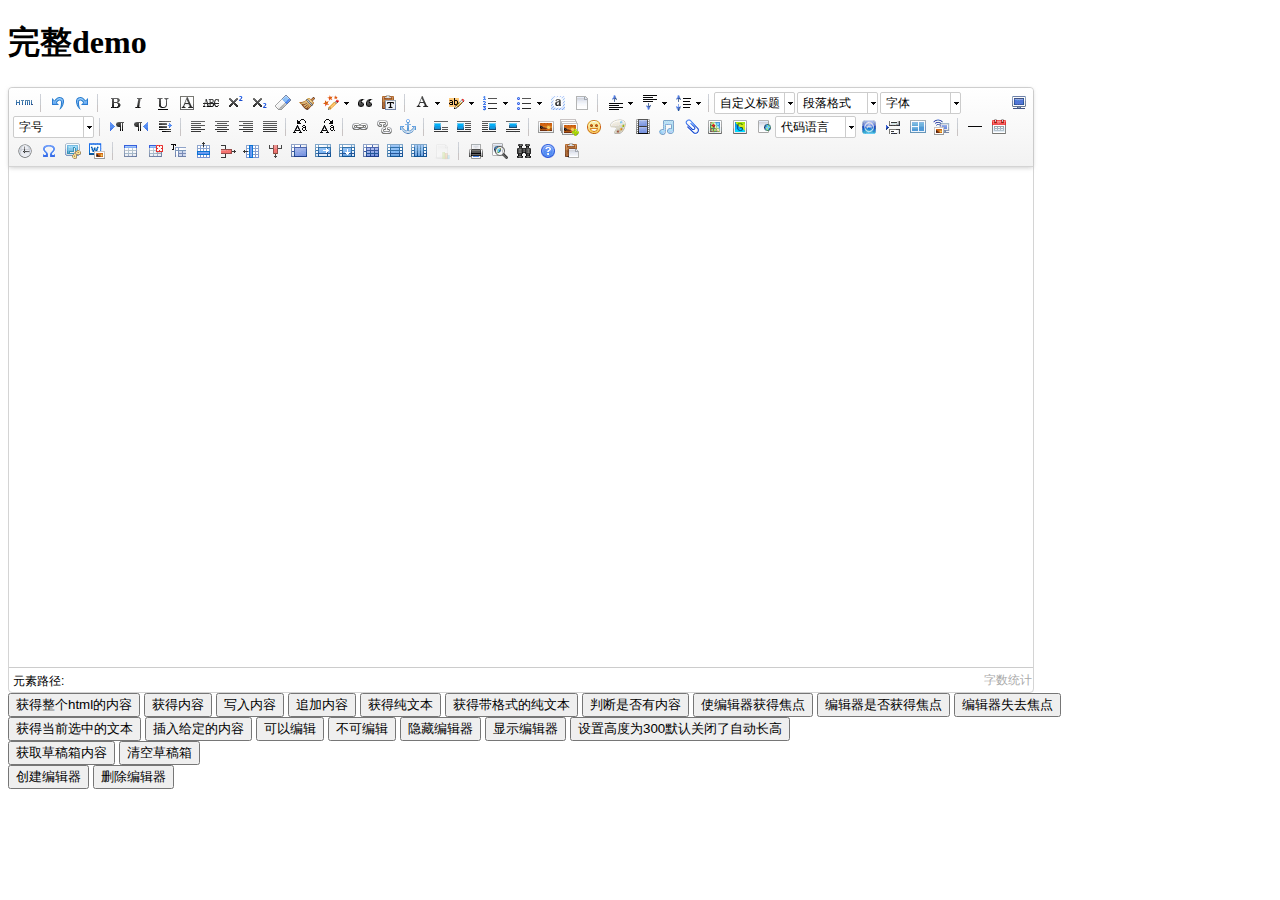
<file: eureka-feign/src/main/resources/static/pages/lib/ueditor/1.4.3/index.html>
<!DOCTYPE HTML PUBLIC "-//W3C//DTD HTML 4.01 Transitional//EN"
        "http://www.w3.org/TR/html4/loose.dtd">
<html>
<head>
    <title>完整demo</title>
    <meta http-equiv="Content-Type" content="text/html;charset=utf-8"/>
    <script type="text/javascript" charset="utf-8" src="ueditor.config.js"></script>
    <script type="text/javascript" charset="utf-8" src="ueditor.all.min.js"> </script>
    <!--建议手动加在语言，避免在ie下有时因为加载语言失败导致编辑器加载失败-->
    <!--这里加载的语言文件会覆盖你在配置项目里添加的语言类型，比如你在配置项目里配置的是英文，这里加载的中文，那最后就是中文-->
    <script type="text/javascript" charset="utf-8" src="lang/zh-cn/zh-cn.js"></script>

    <style type="text/css">
        div{
            width:100%;
        }
    </style>
</head>
<body>
<div>
    <h1>完整demo</h1>
    <script id="editor" type="text/plain" style="width:1024px;height:500px;"></script>
</div>
<div id="btns">
    <div>
        <button onclick="getAllHtml()">获得整个html的内容</button>
        <button onclick="getContent()">获得内容</button>
        <button onclick="setContent()">写入内容</button>
        <button onclick="setContent(true)">追加内容</button>
        <button onclick="getContentTxt()">获得纯文本</button>
        <button onclick="getPlainTxt()">获得带格式的纯文本</button>
        <button onclick="hasContent()">判断是否有内容</button>
        <button onclick="setFocus()">使编辑器获得焦点</button>
        <button onmousedown="isFocus(event)">编辑器是否获得焦点</button>
        <button onmousedown="setblur(event)" >编辑器失去焦点</button>

    </div>
    <div>
        <button onclick="getText()">获得当前选中的文本</button>
        <button onclick="insertHtml()">插入给定的内容</button>
        <button id="enable" onclick="setEnabled()">可以编辑</button>
        <button onclick="setDisabled()">不可编辑</button>
        <button onclick=" UE.getEditor('editor').setHide()">隐藏编辑器</button>
        <button onclick=" UE.getEditor('editor').setShow()">显示编辑器</button>
        <button onclick=" UE.getEditor('editor').setHeight(300)">设置高度为300默认关闭了自动长高</button>
    </div>

    <div>
        <button onclick="getLocalData()" >获取草稿箱内容</button>
        <button onclick="clearLocalData()" >清空草稿箱</button>
    </div>

</div>
<div>
    <button onclick="createEditor()">
    创建编辑器</button>
    <button onclick="deleteEditor()">
    删除编辑器</button>
</div>

<script type="text/javascript">

    //实例化编辑器
    //建议使用工厂方法getEditor创建和引用编辑器实例，如果在某个闭包下引用该编辑器，直接调用UE.getEditor('editor')就能拿到相关的实例
    var ue = UE.getEditor('editor');


    function isFocus(e){
        alert(UE.getEditor('editor').isFocus());
        UE.dom.domUtils.preventDefault(e)
    }
    function setblur(e){
        UE.getEditor('editor').blur();
        UE.dom.domUtils.preventDefault(e)
    }
    function insertHtml() {
        var value = prompt('插入html代码', '');
        UE.getEditor('editor').execCommand('insertHtml', value)
    }
    function createEditor() {
        enableBtn();
        UE.getEditor('editor');
    }
    function getAllHtml() {
        alert(UE.getEditor('editor').getAllHtml())
    }
    function getContent() {
        var arr = [];
        arr.push("使用editor.getContent()方法可以获得编辑器的内容");
        arr.push("内容为：");
        arr.push(UE.getEditor('editor').getContent());
        alert(arr.join("\n"));
    }
    function getPlainTxt() {
        var arr = [];
        arr.push("使用editor.getPlainTxt()方法可以获得编辑器的带格式的纯文本内容");
        arr.push("内容为：");
        arr.push(UE.getEditor('editor').getPlainTxt());
        alert(arr.join('\n'))
    }
    function setContent(isAppendTo) {
        var arr = [];
        arr.push("使用editor.setContent('欢迎使用ueditor')方法可以设置编辑器的内容");
        UE.getEditor('editor').setContent('欢迎使用ueditor', isAppendTo);
        alert(arr.join("\n"));
    }
    function setDisabled() {
        UE.getEditor('editor').setDisabled('fullscreen');
        disableBtn("enable");
    }

    function setEnabled() {
        UE.getEditor('editor').setEnabled();
        enableBtn();
    }

    function getText() {
        //当你点击按钮时编辑区域已经失去了焦点，如果直接用getText将不会得到内容，所以要在选回来，然后取得内容
        var range = UE.getEditor('editor').selection.getRange();
        range.select();
        var txt = UE.getEditor('editor').selection.getText();
        alert(txt)
    }

    function getContentTxt() {
        var arr = [];
        arr.push("使用editor.getContentTxt()方法可以获得编辑器的纯文本内容");
        arr.push("编辑器的纯文本内容为：");
        arr.push(UE.getEditor('editor').getContentTxt());
        alert(arr.join("\n"));
    }
    function hasContent() {
        var arr = [];
        arr.push("使用editor.hasContents()方法判断编辑器里是否有内容");
        arr.push("判断结果为：");
        arr.push(UE.getEditor('editor').hasContents());
        alert(arr.join("\n"));
    }
    function setFocus() {
        UE.getEditor('editor').focus();
    }
    function deleteEditor() {
        disableBtn();
        UE.getEditor('editor').destroy();
    }
    function disableBtn(str) {
        var div = document.getElementById('btns');
        var btns = UE.dom.domUtils.getElementsByTagName(div, "button");
        for (var i = 0, btn; btn = btns[i++];) {
            if (btn.id == str) {
                UE.dom.domUtils.removeAttributes(btn, ["disabled"]);
            } else {
                btn.setAttribute("disabled", "true");
            }
        }
    }
    function enableBtn() {
        var div = document.getElementById('btns');
        var btns = UE.dom.domUtils.getElementsByTagName(div, "button");
        for (var i = 0, btn; btn = btns[i++];) {
            UE.dom.domUtils.removeAttributes(btn, ["disabled"]);
        }
    }

    function getLocalData () {
        alert(UE.getEditor('editor').execCommand( "getlocaldata" ));
    }

    function clearLocalData () {
        UE.getEditor('editor').execCommand( "clearlocaldata" );
        alert("已清空草稿箱")
    }
</script>
</body>
</html>
</file>
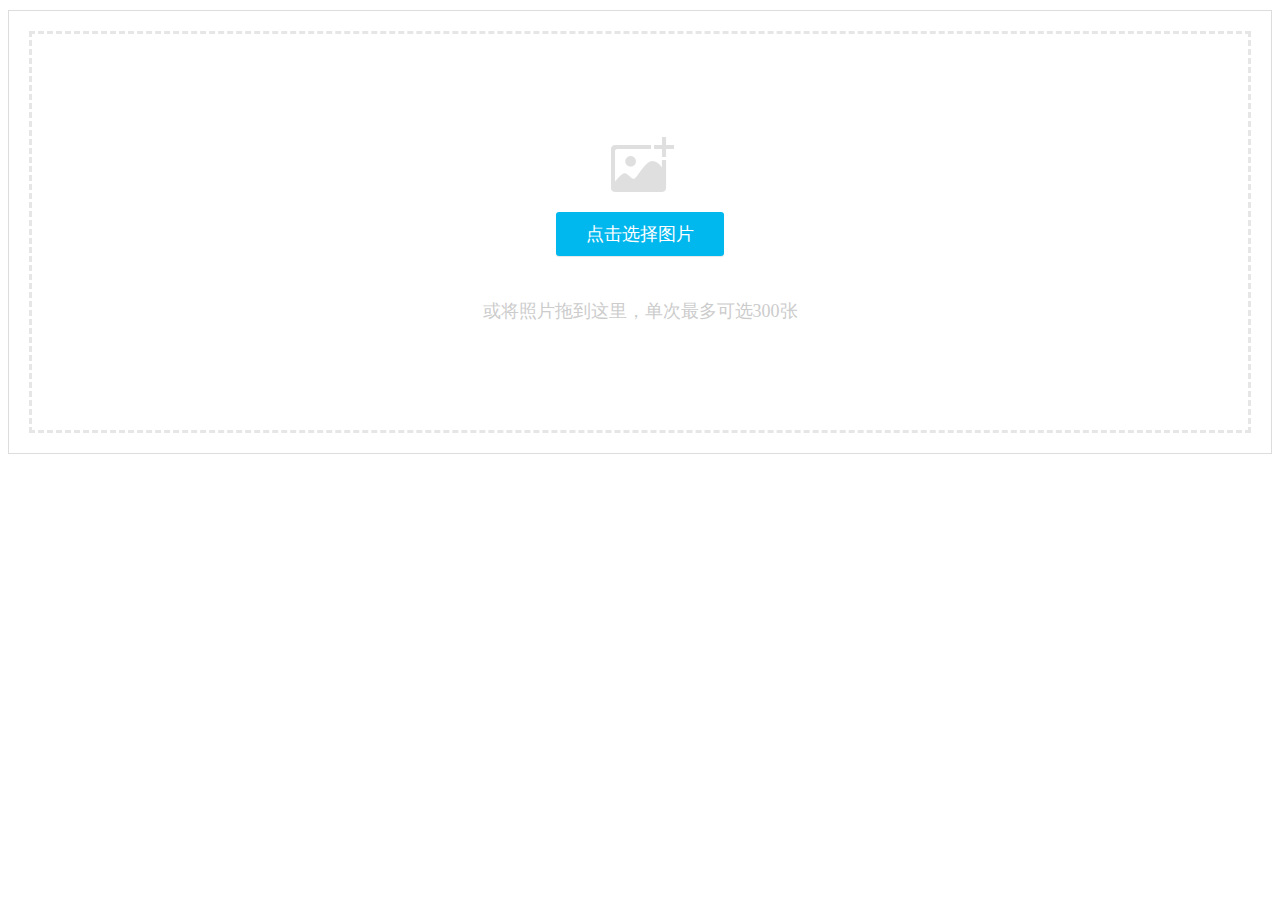
<file: eureka-feign/src/main/resources/static/pages/lib/webuploader/0.1.5/image-upload/index.html>
<!DOCTYPE HTML>
<html>
<head>
<meta charset="utf-8">
<title>WebUploader演示</title>
<link rel="stylesheet" type="text/css" href="../webuploader.css" />
</head>
<body>
<div class="uploader-list-container">
	<div class="queueList">
		<div id="dndArea" class="placeholder">
			<div id="filePicker-2"></div>
			<p>或将照片拖到这里，单次最多可选300张</p>
		</div>
	</div>
	<div class="statusBar" style="display:none;">
		<div class="progress"> <span class="text">0%</span> <span class="percentage"></span> </div>
		<div class="info"></div>
		<div class="btns">
			<div id="filePicker2"></div>
			<div class="uploadBtn">开始上传</div>
		</div>
	</div>
</div>
<script type="text/javascript" src="../../../jquery/1.9.1/jquery.min.js"></script> 
<script type="text/javascript" src="../webuploader.min.js"></script> 
<script type="text/javascript" src="upload.js"></script>
</body>
</html>
</file>
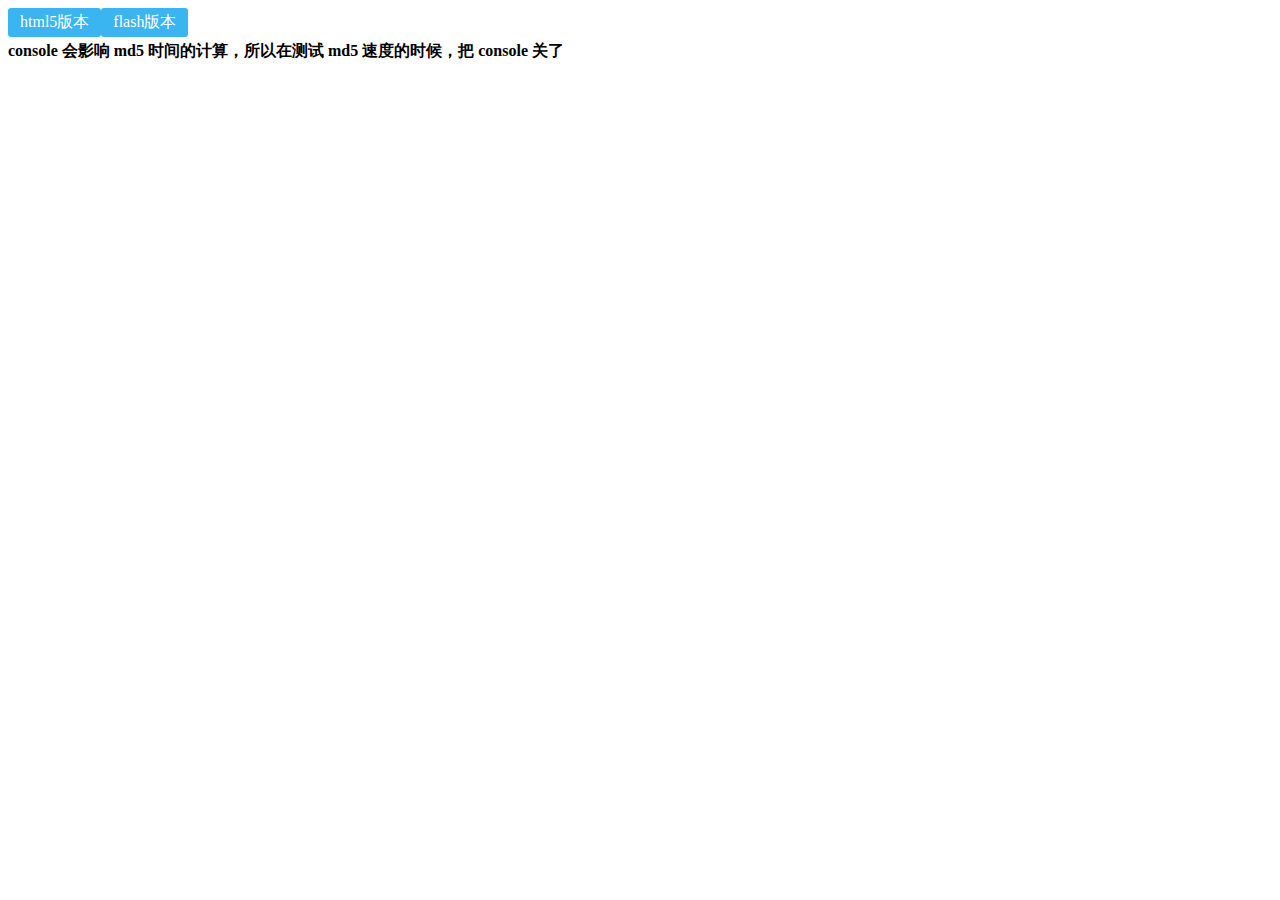
<file: eureka-feign/src/main/resources/static/pages/lib/webuploader/0.1.5/md5-demo/index.html>
<!DOCTYPE HTML>
<html>
<head>
<meta charset="utf-8">
<title>WebUploader演示 - 带裁剪功能</title>
<link rel="stylesheet" type="text/css" href="../webuploader.css" />
</head>
<body>
<div id="wrapper">
	<div class="uploader-container">
		<div id="filePicker">html5版本</div>
		<div id="filePicker2">flash版本</div>
	</div>
	<div id="log"> <strong>console 会影响 md5 时间的计算，所以在测试 md5 速度的时候，把 console 关了</strong> </div>
</div>
<script type="text/javascript" src="../../../jquery/1.9.1/jquery.min.js"></script> 
<script type="text/javascript" src="../webuploader.min.js"></script> 
<script type="text/javascript" src="script.js"></script>
</body>
</html>
</file>
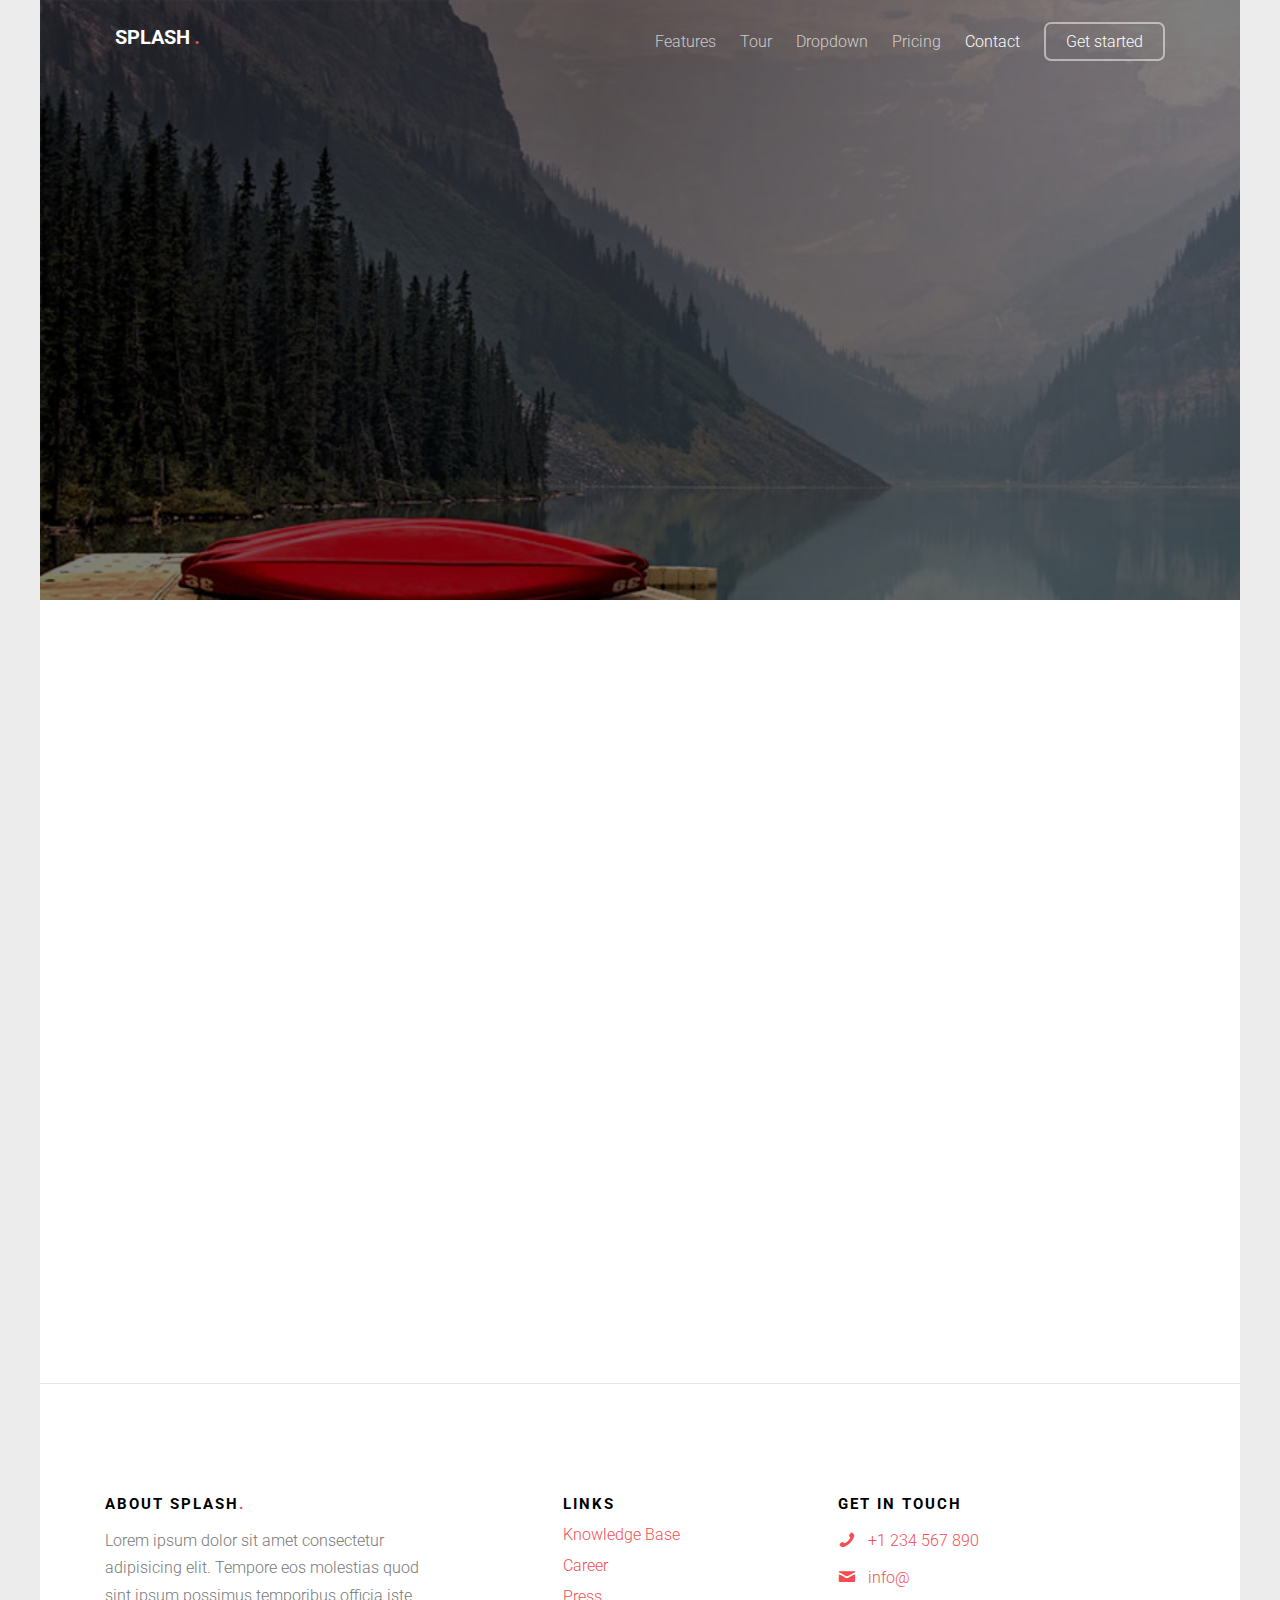
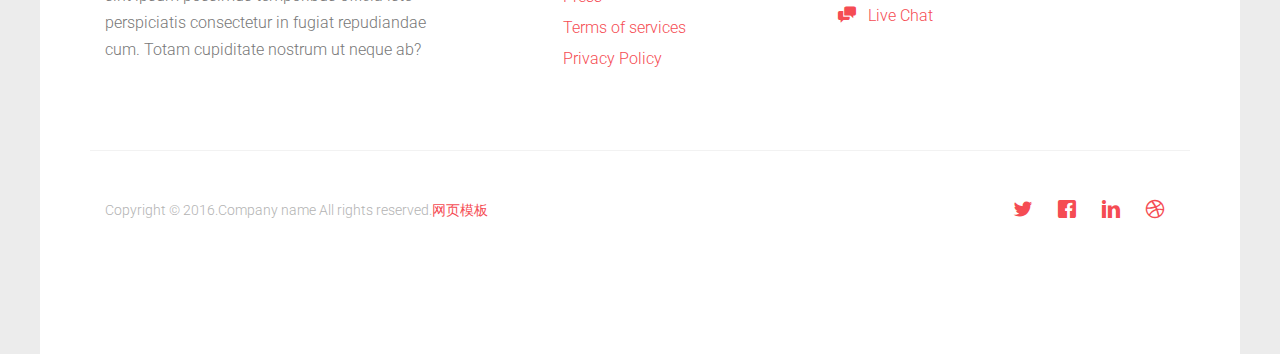
<file: eureka-feign/src/main/resources/static/loginPage/contact.html>
<!DOCTYPE HTML>
<html>
	<head>
	<meta charset="utf-8">
	<meta http-equiv="X-UA-Compatible" content="IE=edge">
	<title></title>
	<meta name="viewport" content="width=device-width, initial-scale=1">
	<meta name="description" content="" />
	<meta name="keywords" content="" />
	<meta name="author" content="" />
  	<!-- Facebook and Twitter integration -->
	<meta property="og:title" content=""/>
	<meta property="og:image" content=""/>
	<meta property="og:url" content=""/>
	<meta property="og:site_name" content=""/>
	<meta property="og:description" content=""/>
	<meta name="twitter:title" content="" />
	<meta name="twitter:image" content="" />
	<meta name="twitter:url" content="" />
	<meta name="twitter:card" content="" />

	<link href="https://fonts.googleapis.com/css?family=Roboto:300,400,700" rel="stylesheet">
	
	<!-- Animate.css -->
	<link rel="stylesheet" href="css/animate.css">
	<!-- Icomoon Icon Fonts-->
	<link rel="stylesheet" href="css/icomoon.css">
	<!-- Themify Icons-->
	<link rel="stylesheet" href="css/themify-icons.css">
	<!-- Bootstrap  -->
	<link rel="stylesheet" href="css/bootstrap.css">

	<!-- Magnific Popup -->
	<link rel="stylesheet" href="css/magnific-popup.css">

	<!-- Owl Carousel  -->
	<link rel="stylesheet" href="css/owl.carousel.min.css">
	<link rel="stylesheet" href="css/owl.theme.default.min.css">

	<!-- Theme style  -->
	<link rel="stylesheet" href="css/style.css">

	<!-- Modernizr JS -->
	<script src="js/modernizr-2.6.2.min.js"></script>
	<!-- FOR IE9 below -->
	<!--[if lt IE 9]>
	<script src="js/respond.min.js"></script>
	<![endif]-->

	</head>
	<body>
		
	<div class="gtco-loader"></div>
	
	<div id="page">

	
	<div class="page-inner">
	<nav class="gtco-nav" role="navigation">
		<div class="gtco-container">
			
			<div class="row">
				<div class="col-sm-4 col-xs-12">
					<div id="gtco-logo"><a href="index.html">Splash <em>.</em></a></div>
				</div>
				<div class="col-xs-8 text-right menu-1">
					<ul>
						<li><a href="features.html">Features</a></li>
						<li><a href="tour.html">Tour</a></li>
						<li class="has-dropdown">
							<a href="#">Dropdown</a>
							<ul class="dropdown">
								<li><a href="#">Web Design</a></li>
								<li><a href="#">eCommerce</a></li>
								<li><a href="#">Branding</a></li>
								<li><a href="#">API</a></li>
							</ul>
						</li>
						<li><a href="pricing.html">Pricing</a></li>
						<li class="active"><a href="contact.html">Contact</a></li>
						<li class="btn-cta"><a href="#"><span>Get started</span></a></li>
					</ul>
				</div>
			</div>
			
		</div>
	</nav>
	
	<header id="gtco-header" class="gtco-cover gtco-cover-sm" role="banner" style="background-image: url(images/img_4.jpg)">
		<div class="overlay"></div>
		<div class="gtco-container">
			<div class="row">
				<div class="col-md-12 col-md-offset-0 text-left">
					<div class="row row-mt-15em">

						<div class="col-md-7 mt-text animate-box" data-animate-effect="fadeInUp">
							<span class="intro-text-small">Don't be shy</span>
							<h1>Get In Touch</h1>	
						</div>
						
					</div>
					
				</div>
			</div>
		</div>
	</header>
	
	
	<div class="gtco-section border-bottom">
		<div class="gtco-container">
			<div class="row">
				<div class="col-md-12">
					<div class="col-md-6 animate-box">
					<h3>Get In Touch</h3>
					<form action="#">
						<div class="row form-group">
							<div class="col-md-12">
								<label class="sr-only" for="name">Name</label>
								<input type="text" id="name" class="form-control" placeholder="Your firstname">
							</div>
							
						</div>

						<div class="row form-group">
							<div class="col-md-12">
								<label class="sr-only" for="email">Email</label>
								<input type="text" id="email" class="form-control" placeholder="Your email address">
							</div>
						</div>

						<div class="row form-group">
							<div class="col-md-12">
								<label class="sr-only" for="subject">Subject</label>
								<input type="text" id="subject" class="form-control" placeholder="Your subject of this message">
							</div>
						</div>

						<div class="row form-group">
							<div class="col-md-12">
								<label class="sr-only" for="message">Message</label>
								<textarea name="message" id="message" cols="30" rows="10" class="form-control" placeholder="Write us something"></textarea>
							</div>
						</div>
						<div class="form-group">
							<input type="submit" value="Send Message" class="btn btn-primary">
						</div>

					</form>		
				</div>
				<div class="col-md-5 col-md-push-1 animate-box">
					
					<div class="gtco-contact-info">
						<h3>Contact Information</h3>
						<ul>
							<li class="address">198 West 21th Street, <br> Suite 721 New York NY 10016</li>
							<li class="phone"><a href="tel://1234567920">+ 1235 2355 98</a></li>
							<li class="email"><a href="mailto:info@yoursite.com">info@yoursite.com</a></li>
							<li class="url"><a href="http://"></a></li>
						</ul>
					</div>


				</div>
				</div>
			</div>
		</div>
	</div>

	<footer id="gtco-footer" role="contentinfo">
		<div class="gtco-container">
			<div class="row row-p	b-md">

				<div class="col-md-4">
					<div class="gtco-widget">
						<h3>About <span class="footer-logo">Splash<span>.<span></span></h3>
						<p>Lorem ipsum dolor sit amet consectetur adipisicing elit. Tempore eos molestias quod sint ipsum possimus temporibus officia iste perspiciatis consectetur in fugiat repudiandae cum. Totam cupiditate nostrum ut neque ab?</p>
					</div>
				</div>

				<div class="col-md-4 col-md-push-1">
					<div class="gtco-widget">
						<h3>Links</h3>
						<ul class="gtco-footer-links">
							<li><a href="#">Knowledge Base</a></li>
							<li><a href="#">Career</a></li>
							<li><a href="#">Press</a></li>
							<li><a href="#">Terms of services</a></li>
							<li><a href="#">Privacy Policy</a></li>
						</ul>
					</div>
				</div>

				<div class="col-md-4">
					<div class="gtco-widget">
						<h3>Get In Touch</h3>
						<ul class="gtco-quick-contact">
							<li><a href="#"><i class="icon-phone"></i> +1 234 567 890</a></li>
							<li><a href="#"><i class="icon-mail2"></i> info@</a></li>
							<li><a href="#"><i class="icon-chat"></i> Live Chat</a></li>
						</ul>
					</div>
				</div>

			</div>

			<div class="row copyright">
				<div class="col-md-12">
					<p class="pull-left">
						<small class="block">Copyright &copy; 2016.Company name All rights reserved.<a target="_blank" href="http://sc.chinaz.com/moban/">&#x7F51;&#x9875;&#x6A21;&#x677F;</a></small> 
					</p>
					<p class="pull-right">
						<ul class="gtco-social-icons pull-right">
							<li><a href="#"><i class="icon-twitter"></i></a></li>
							<li><a href="#"><i class="icon-facebook"></i></a></li>
							<li><a href="#"><i class="icon-linkedin"></i></a></li>
							<li><a href="#"><i class="icon-dribbble"></i></a></li>
						</ul>
					</p>
				</div>
			</div>

		</div>
	</footer>
	</div>

	</div>

	<div class="gototop js-top">
		<a href="#" class="js-gotop"><i class="icon-arrow-up"></i></a>
	</div>
	
	<!-- jQuery -->
	<script src="js/jquery.min.js"></script>
	<!-- jQuery Easing -->
	<script src="js/jquery.easing.1.3.js"></script>
	<!-- Bootstrap -->
	<script src="js/bootstrap.min.js"></script>
	<!-- Waypoints -->
	<script src="js/jquery.waypoints.min.js"></script>
	<!-- Carousel -->
	<script src="js/owl.carousel.min.js"></script>
	<!-- countTo -->
	<script src="js/jquery.countTo.js"></script>
	<!-- Magnific Popup -->
	<script src="js/jquery.magnific-popup.min.js"></script>
	<script src="js/magnific-popup-options.js"></script>
	<!-- Main -->
	<script src="js/main.js"></script>

	</body>
</html>
</file>
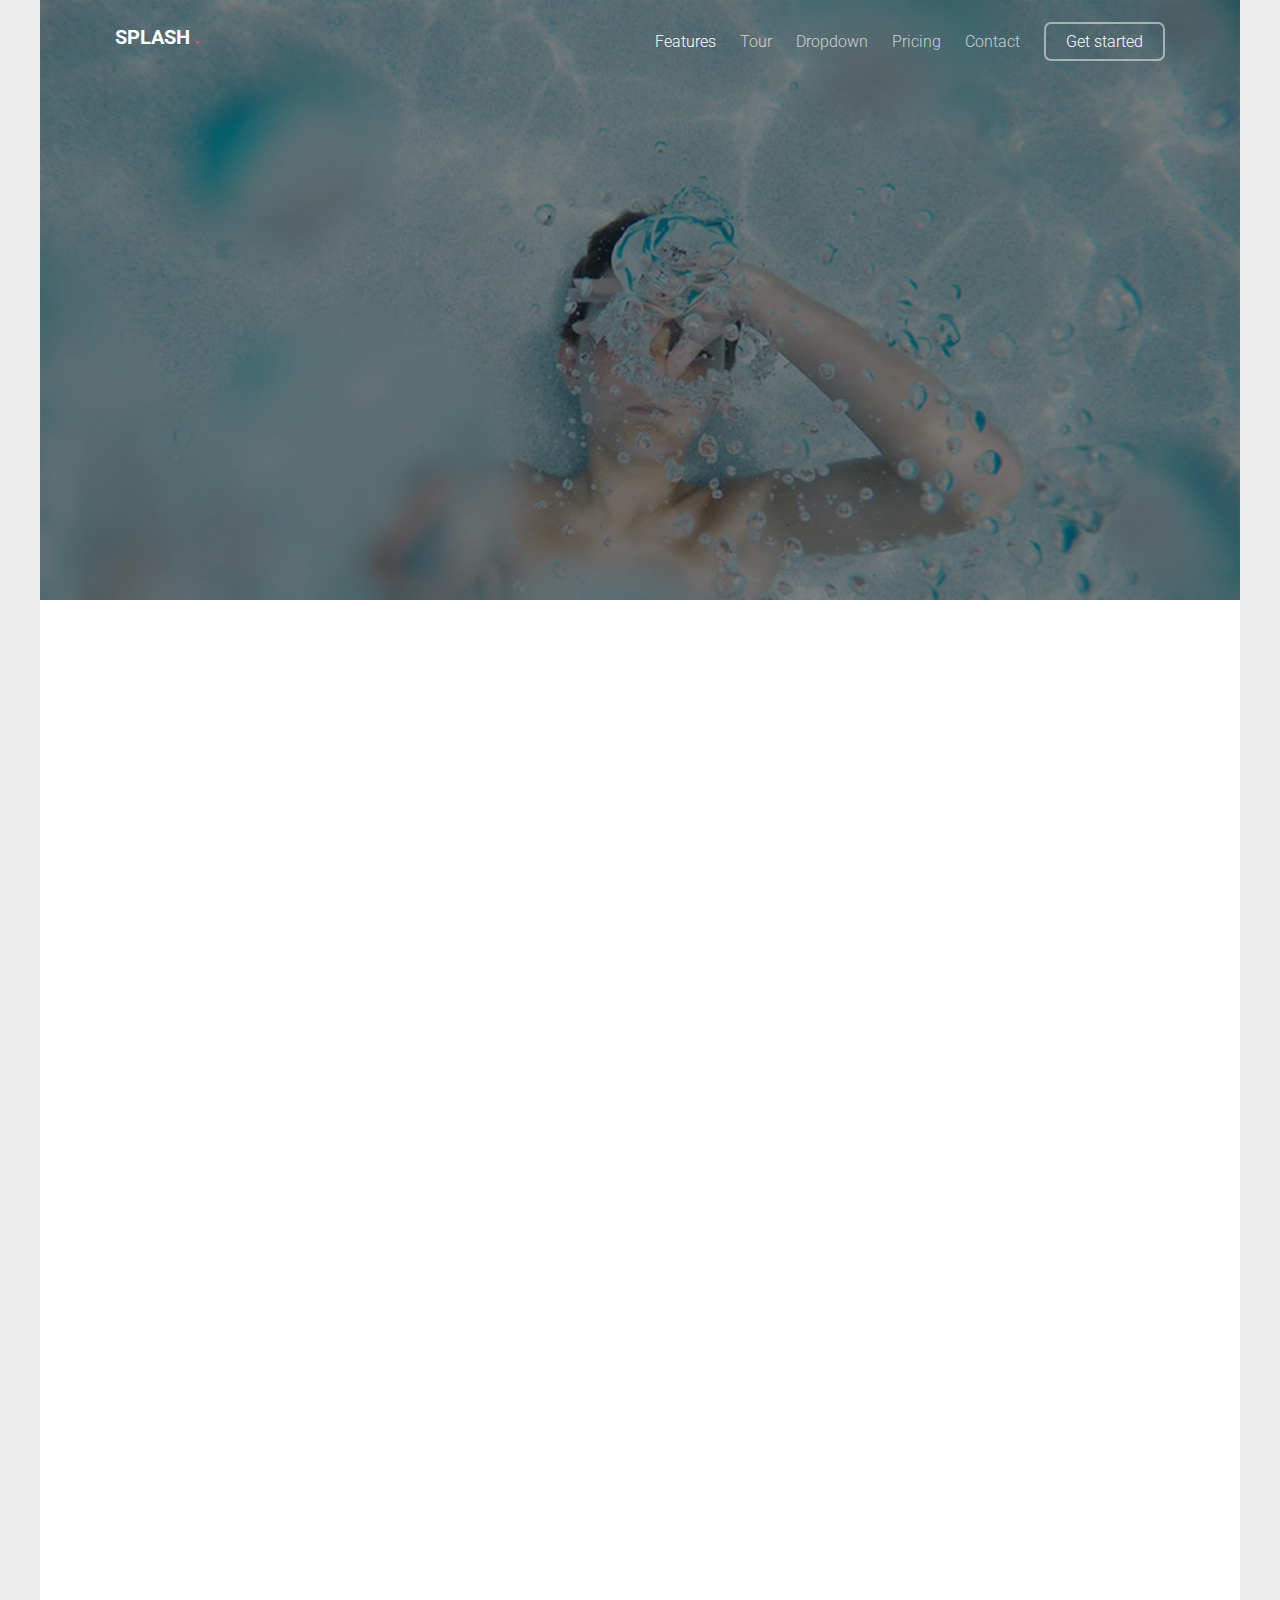
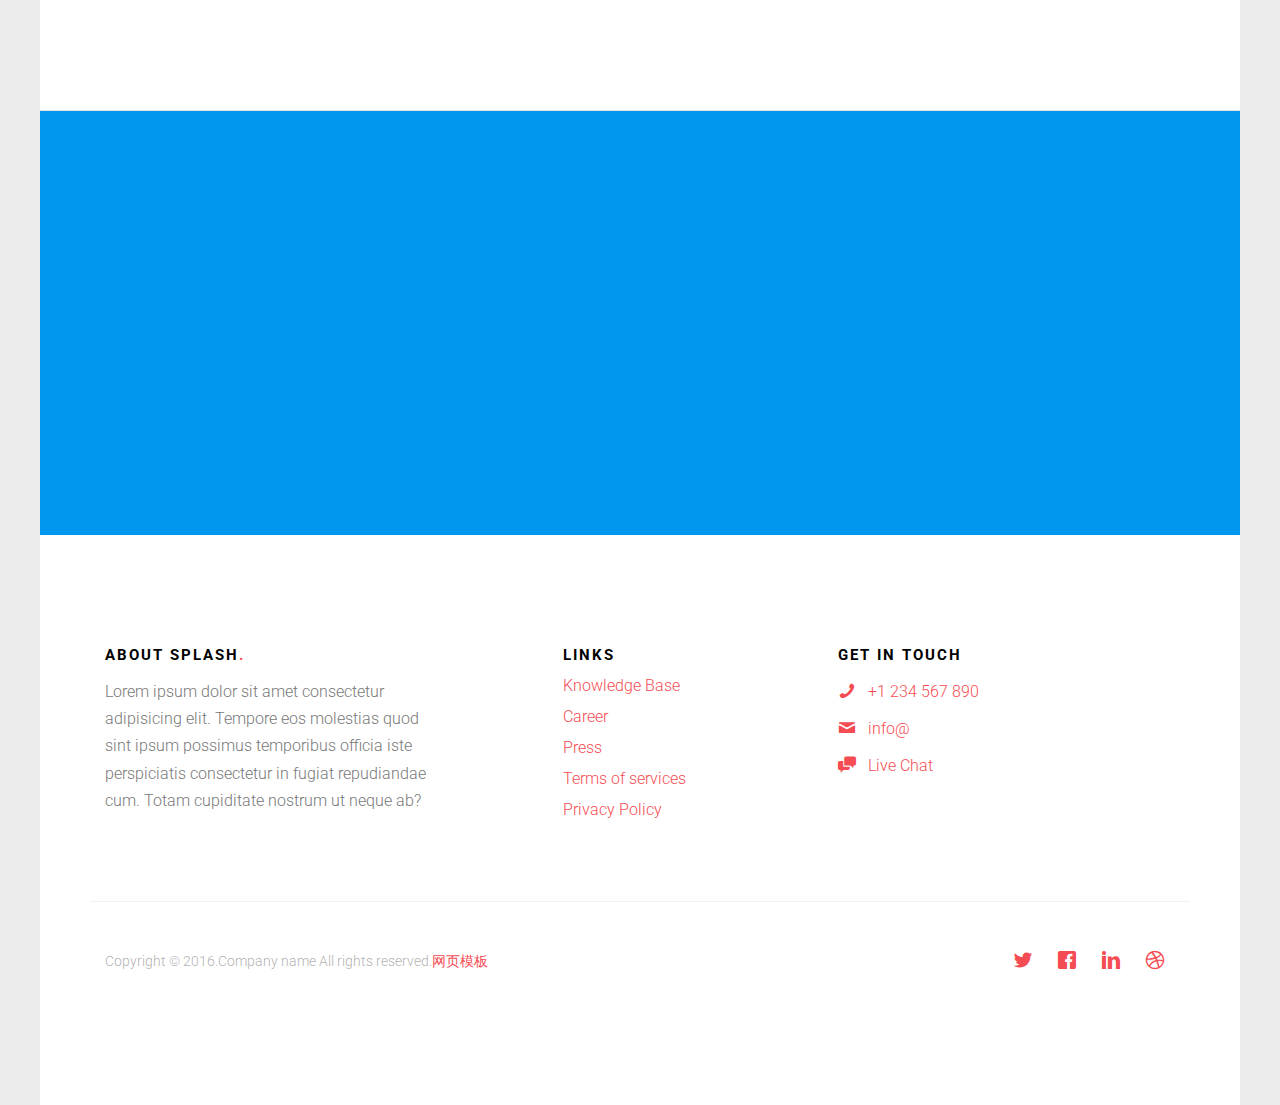
<file: eureka-feign/src/main/resources/static/loginPage/features.html>
<!DOCTYPE HTML>
<html>
	<head>
	<meta charset="utf-8">
	<meta http-equiv="X-UA-Compatible" content="IE=edge">
	<title></title>
	<meta name="viewport" content="width=device-width, initial-scale=1">
	<meta name="description" content="" />
	<meta name="keywords" content="" />
	<meta name="author" content="" />
  	<!-- Facebook and Twitter integration -->
	<meta property="og:title" content=""/>
	<meta property="og:image" content=""/>
	<meta property="og:url" content=""/>
	<meta property="og:site_name" content=""/>
	<meta property="og:description" content=""/>
	<meta name="twitter:title" content="" />
	<meta name="twitter:image" content="" />
	<meta name="twitter:url" content="" />
	<meta name="twitter:card" content="" />

	<link href="https://fonts.googleapis.com/css?family=Roboto:300,400,700" rel="stylesheet">
	
	<!-- Animate.css -->
	<link rel="stylesheet" href="css/animate.css">
	<!-- Icomoon Icon Fonts-->
	<link rel="stylesheet" href="css/icomoon.css">
	<!-- Themify Icons-->
	<link rel="stylesheet" href="css/themify-icons.css">
	<!-- Bootstrap  -->
	<link rel="stylesheet" href="css/bootstrap.css">

	<!-- Magnific Popup -->
	<link rel="stylesheet" href="css/magnific-popup.css">

	<!-- Owl Carousel  -->
	<link rel="stylesheet" href="css/owl.carousel.min.css">
	<link rel="stylesheet" href="css/owl.theme.default.min.css">

	<!-- Theme style  -->
	<link rel="stylesheet" href="css/style.css">

	<!-- Modernizr JS -->
	<script src="js/modernizr-2.6.2.min.js"></script>
	<!-- FOR IE9 below -->
	<!--[if lt IE 9]>
	<script src="js/respond.min.js"></script>
	<![endif]-->

	</head>
	<body>
		
	<div class="gtco-loader"></div>
	
	<div id="page">

	
	<div class="page-inner">
	<nav class="gtco-nav" role="navigation">
		<div class="gtco-container">
			
			<div class="row">
				<div class="col-sm-4 col-xs-12">
					<div id="gtco-logo"><a href="index.html">Splash <em>.</em></a></div>
				</div>
				<div class="col-xs-8 text-right menu-1">
					<ul>
						<li class="active"><a href="features.html">Features</a></li>
						<li><a href="tour.html">Tour</a></li>
						<li class="has-dropdown">
							<a href="#">Dropdown</a>
							<ul class="dropdown">
								<li><a href="#">Web Design</a></li>
								<li><a href="#">eCommerce</a></li>
								<li><a href="#">Branding</a></li>
								<li><a href="#">API</a></li>
							</ul>
						</li>
						<li><a href="pricing.html">Pricing</a></li>
						<li><a href="contact.html">Contact</a></li>
						<li class="btn-cta"><a href="#"><span>Get started</span></a></li>
					</ul>
				</div>
			</div>
			
		</div>
	</nav>
	
	<header id="gtco-header" class="gtco-cover gtco-cover-sm" role="banner" style="background-image: url(images/img_2.jpg)">
		<div class="overlay"></div>
		<div class="gtco-container">
			<div class="row">
				<div class="col-md-12 col-md-offset-0 text-left">
					

					<div class="row row-mt-15em">

						<div class="col-md-7 mt-text animate-box" data-animate-effect="fadeInUp">
							<span class="intro-text-small">See Our</span>
							<h1>Awesome Features</h1>	
						</div>
						
					</div>
							
					
				</div>
			</div>
		</div>
	</header>
	
	
	<div id="gtco-features" class="border-bottom">
		<div class="gtco-container">
			<div class="row">
				<div class="col-md-8 col-md-offset-2 text-center gtco-heading animate-box">
					<h2>Splash Features</h2>
					<p>Dignissimos asperiores vitae velit veniam totam fuga molestias accusamus alias autem provident. Odit ab aliquam dolor eius.</p>
				</div>
			</div>
			<div class="row">
				<div class="col-md-3 col-sm-6">
					<div class="feature-center animate-box" data-animate-effect="fadeIn">
						<span class="icon">
							<i class="ti-vector"></i>
						</span>
						<h3>Pixel Perfect</h3>
						<p>Dignissimos asperiores vitae velit veniam totam fuga molestias accusamus alias autem provident. </p>
					</div>
				</div>
				<div class="col-md-3 col-sm-6">
					<div class="feature-center animate-box" data-animate-effect="fadeIn">
						<span class="icon">
							<i class="ti-tablet"></i>
						</span>
						<h3>Fully Responsive</h3>
						<p>Dignissimos asperiores vitae velit veniam totam fuga molestias accusamus alias autem provident. </p>
					</div>
				</div>
				<div class="col-md-3 col-sm-6">
					<div class="feature-center animate-box" data-animate-effect="fadeIn">
						<span class="icon">
							<i class="ti-settings"></i>
						</span>
						<h3>Web Development</h3>
						<p>Dignissimos asperiores vitae velit veniam totam fuga molestias accusamus alias autem provident. </p>
					</div>
				</div>
				<div class="col-md-3 col-sm-6">
					<div class="feature-center animate-box" data-animate-effect="fadeIn">
						<span class="icon">
							<i class="ti-ruler-pencil"></i>
						</span>
						<h3>Web Design</h3>
						<p>Dignissimos asperiores vitae velit veniam totam fuga molestias accusamus alias autem provident. </p>
					</div>
				</div>

				<div class="col-md-3 col-sm-6">
					<div class="feature-center animate-box" data-animate-effect="fadeIn">
						<span class="icon">
							<i class="ti-paint-roller"></i>
						</span>
						<h3>Accent Colours</h3>
						<p>Dignissimos asperiores vitae velit veniam totam fuga molestias accusamus alias autem provident. </p>
					</div>
				</div>
				<div class="col-md-3 col-sm-6">
					<div class="feature-center animate-box" data-animate-effect="fadeIn">
						<span class="icon">
							<i class="ti-announcement"></i>
						</span>
						<h3>Theme Updates</h3>
						<p>Dignissimos asperiores vitae velit veniam totam fuga molestias accusamus alias autem provident. </p>
					</div>
				</div>
				<div class="col-md-3 col-sm-6">
					<div class="feature-center animate-box" data-animate-effect="fadeIn">
						<span class="icon">
							<i class="ti-stats-up"></i>
						</span>
						<h3>Increase Earnings</h3>
						<p>Dignissimos asperiores vitae velit veniam totam fuga molestias accusamus alias autem provident. </p>
					</div>
				</div>
				<div class="col-md-3 col-sm-6">
					<div class="feature-center animate-box" data-animate-effect="fadeIn">
						<span class="icon">
							<i class="ti-magnet"></i>
						</span>
						<h3>Passive Income</h3>
						<p>Dignissimos asperiores vitae velit veniam totam fuga molestias accusamus alias autem provident. </p>
					</div>
				</div>

			</div>
		</div>
	</div>

	<div id="gtco-subscribe">
		<div class="gtco-container">
			<div class="row animate-box">
				<div class="col-md-8 col-md-offset-2 text-center gtco-heading">
					<h2>Subscribe</h2>
					<p>Be the first to know about the new templates.</p>
				</div>
			</div>
			<div class="row animate-box">
				<div class="col-md-8 col-md-offset-2">
					<form class="form-inline">
						<div class="col-md-6 col-sm-6">
							<div class="form-group">
								<label for="email" class="sr-only">Email</label>
								<input type="email" class="form-control" id="email" placeholder="Your Email">
							</div>
						</div>
						<div class="col-md-6 col-sm-6">
							<button type="submit" class="btn btn-default btn-block">Subscribe</button>
						</div>
					</form>
				</div>
			</div>
		</div>
	</div>

	<footer id="gtco-footer" role="contentinfo">
		<div class="gtco-container">
			<div class="row row-p	b-md">

				<div class="col-md-4">
					<div class="gtco-widget">
						<h3>About <span class="footer-logo">Splash<span>.<span></span></h3>
						<p>Lorem ipsum dolor sit amet consectetur adipisicing elit. Tempore eos molestias quod sint ipsum possimus temporibus officia iste perspiciatis consectetur in fugiat repudiandae cum. Totam cupiditate nostrum ut neque ab?</p>
					</div>
				</div>

				<div class="col-md-4 col-md-push-1">
					<div class="gtco-widget">
						<h3>Links</h3>
						<ul class="gtco-footer-links">
							<li><a href="#">Knowledge Base</a></li>
							<li><a href="#">Career</a></li>
							<li><a href="#">Press</a></li>
							<li><a href="#">Terms of services</a></li>
							<li><a href="#">Privacy Policy</a></li>
						</ul>
					</div>
				</div>

				<div class="col-md-4">
					<div class="gtco-widget">
						<h3>Get In Touch</h3>
						<ul class="gtco-quick-contact">
							<li><a href="#"><i class="icon-phone"></i> +1 234 567 890</a></li>
							<li><a href="#"><i class="icon-mail2"></i> info@</a></li>
							<li><a href="#"><i class="icon-chat"></i> Live Chat</a></li>
						</ul>
					</div>
				</div>

			</div>

			<div class="row copyright">
				<div class="col-md-12">
					<p class="pull-left">
						<small class="block">Copyright &copy; 2016.Company name All rights reserved.<a target="_blank" href="http://sc.chinaz.com/moban/">&#x7F51;&#x9875;&#x6A21;&#x677F;</a></small> 
					</p>
					<p class="pull-right">
						<ul class="gtco-social-icons pull-right">
							<li><a href="#"><i class="icon-twitter"></i></a></li>
							<li><a href="#"><i class="icon-facebook"></i></a></li>
							<li><a href="#"><i class="icon-linkedin"></i></a></li>
							<li><a href="#"><i class="icon-dribbble"></i></a></li>
						</ul>
					</p>
				</div>
			</div>

		</div>
	</footer>
	</div>

	</div>

	<div class="gototop js-top">
		<a href="#" class="js-gotop"><i class="icon-arrow-up"></i></a>
	</div>
	
	<!-- jQuery -->
	<script src="js/jquery.min.js"></script>
	<!-- jQuery Easing -->
	<script src="js/jquery.easing.1.3.js"></script>
	<!-- Bootstrap -->
	<script src="js/bootstrap.min.js"></script>
	<!-- Waypoints -->
	<script src="js/jquery.waypoints.min.js"></script>
	<!-- Carousel -->
	<script src="js/owl.carousel.min.js"></script>
	<!-- countTo -->
	<script src="js/jquery.countTo.js"></script>
	<!-- Magnific Popup -->
	<script src="js/jquery.magnific-popup.min.js"></script>
	<script src="js/magnific-popup-options.js"></script>
	<!-- Main -->
	<script src="js/main.js"></script>

	</body>
</html>
</file>
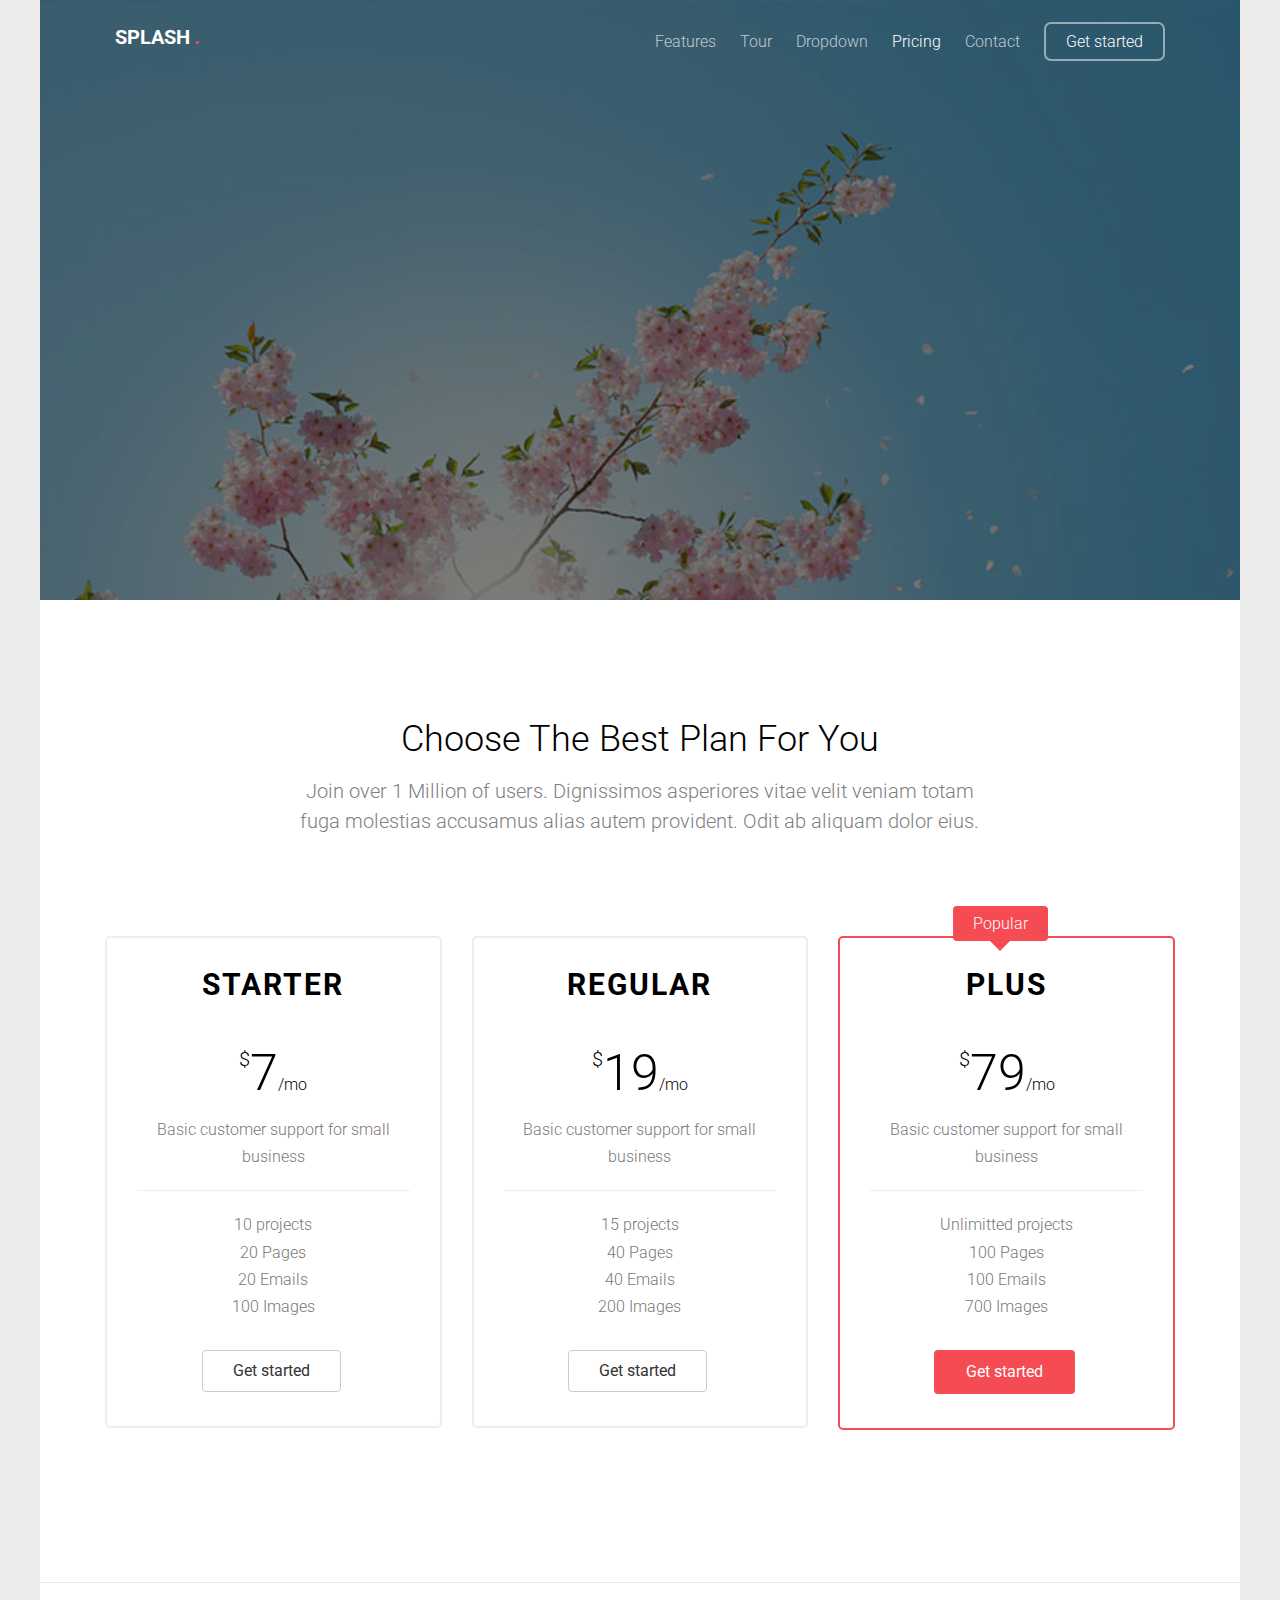
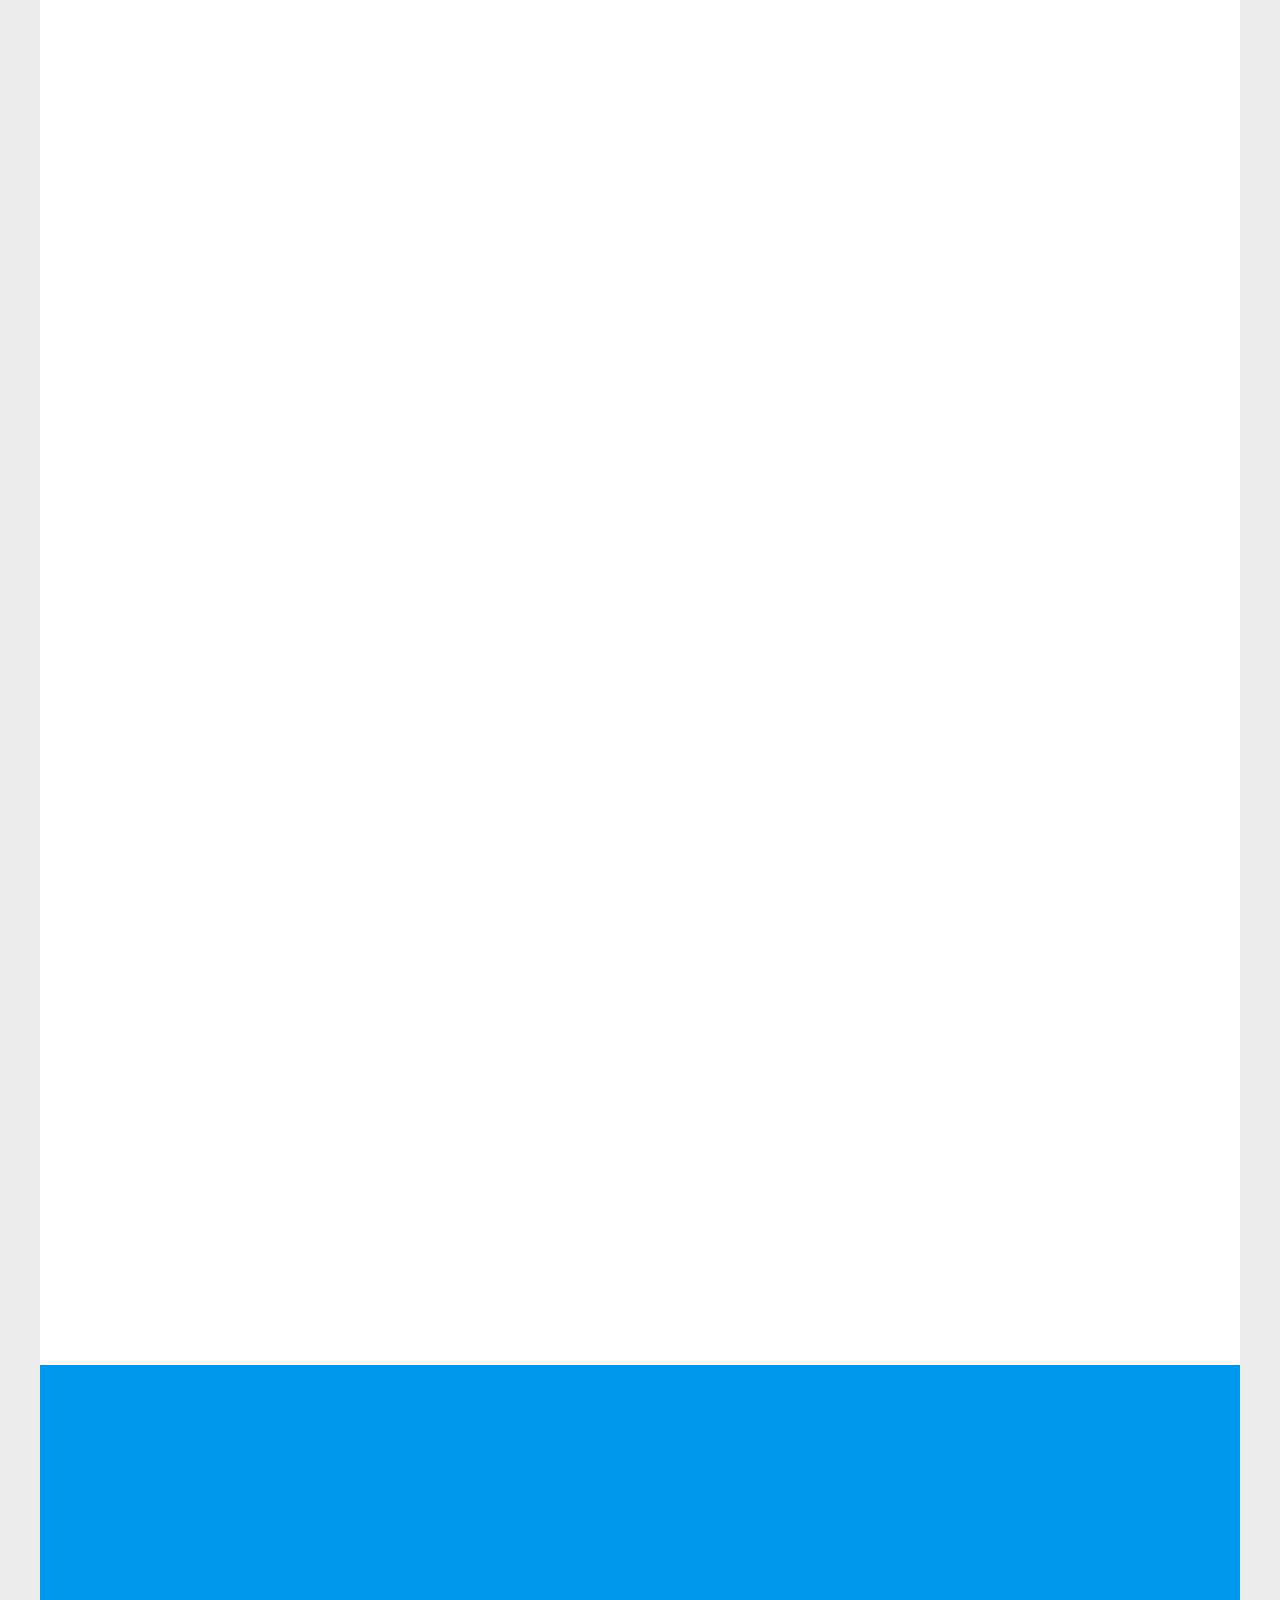
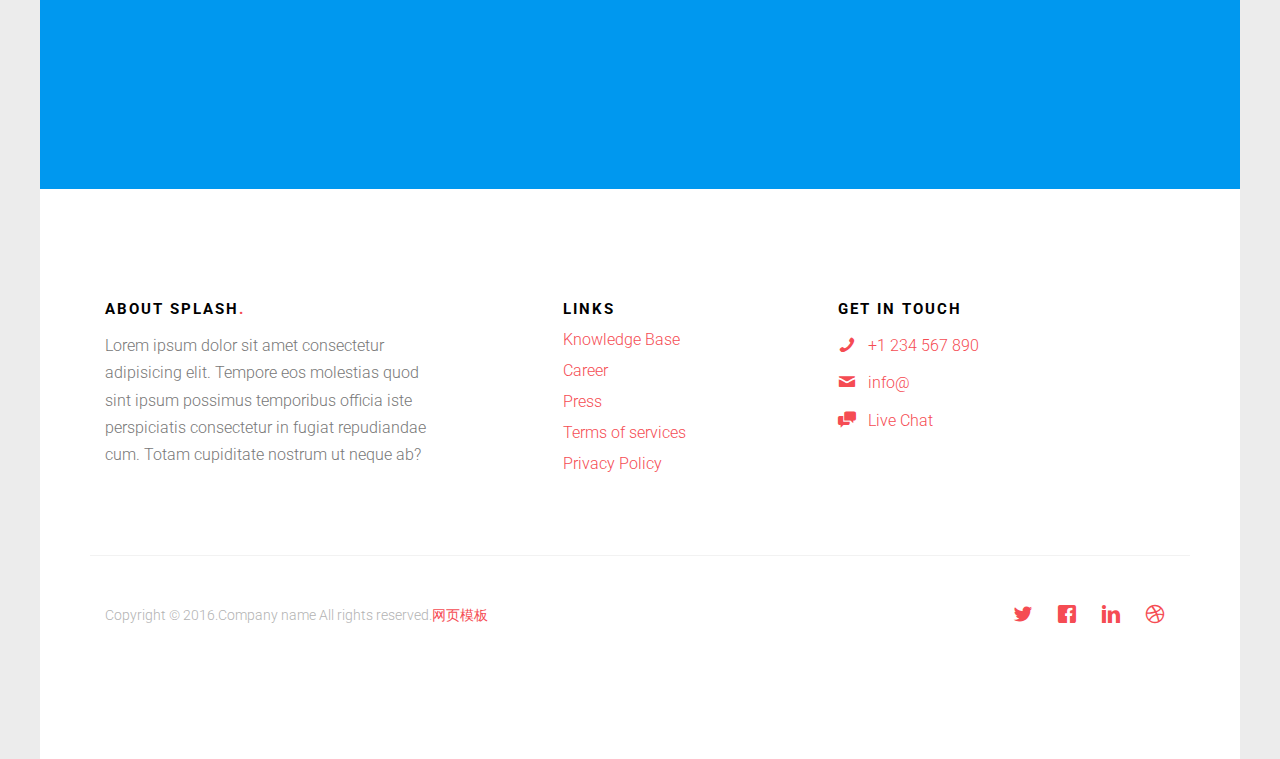
<file: eureka-feign/src/main/resources/static/loginPage/pricing.html>
<!DOCTYPE HTML>

<html>
	<head>
	<meta charset="utf-8">
	<meta http-equiv="X-UA-Compatible" content="IE=edge">
	<title></title>
	<meta name="viewport" content="width=device-width, initial-scale=1">
	<meta name="description" content="" />
	<meta name="keywords" content="" />
	<meta name="author" content="" />
	
  	<!-- Facebook and Twitter integration -->
	<meta property="og:title" content=""/>
	<meta property="og:image" content=""/>
	<meta property="og:url" content=""/>
	<meta property="og:site_name" content=""/>
	<meta property="og:description" content=""/>
	<meta name="twitter:title" content="" />
	<meta name="twitter:image" content="" />
	<meta name="twitter:url" content="" />
	<meta name="twitter:card" content="" />

	<link href="https://fonts.googleapis.com/css?family=Roboto:300,400,700" rel="stylesheet">
	
	<!-- Animate.css -->
	<link rel="stylesheet" href="css/animate.css">
	<!-- Icomoon Icon Fonts-->
	<link rel="stylesheet" href="css/icomoon.css">
	<!-- Themify Icons-->
	<link rel="stylesheet" href="css/themify-icons.css">
	<!-- Bootstrap  -->
	<link rel="stylesheet" href="css/bootstrap.css">

	<!-- Magnific Popup -->
	<link rel="stylesheet" href="css/magnific-popup.css">

	<!-- Owl Carousel  -->
	<link rel="stylesheet" href="css/owl.carousel.min.css">
	<link rel="stylesheet" href="css/owl.theme.default.min.css">

	<!-- Theme style  -->
	<link rel="stylesheet" href="css/style.css">

	<!-- Modernizr JS -->
	<script src="js/modernizr-2.6.2.min.js"></script>
	<!-- FOR IE9 below -->
	<!--[if lt IE 9]>
	<script src="js/respond.min.js"></script>
	<![endif]-->

	</head>
	<body>
		
	<div class="gtco-loader"></div>
	
	<div id="page">

	
	<div class="page-inner">
	<nav class="gtco-nav" role="navigation">
		<div class="gtco-container">
			
			<div class="row">
				<div class="col-sm-4 col-xs-12">
					<div id="gtco-logo"><a href="index.html">Splash <em>.</em></a></div>
				</div>
				<div class="col-xs-8 text-right menu-1">
					<ul>
						<li><a href="features.html">Features</a></li>
						<li><a href="tour.html">Tour</a></li>
						<li class="has-dropdown">
							<a href="#">Dropdown</a>
							<ul class="dropdown">
								<li><a href="#">Web Design</a></li>
								<li><a href="#">eCommerce</a></li>
								<li><a href="#">Branding</a></li>
								<li><a href="#">API</a></li>
							</ul>
						</li>
						<li class="active"><a href="pricing.html">Pricing</a></li>
						<li><a href="contact.html">Contact</a></li>
						<li class="btn-cta"><a href="#"><span>Get started</span></a></li>
					</ul>
				</div>
			</div>
			
		</div>
	</nav>
	
	<header id="gtco-header" class="gtco-cover gtco-cover-sm" role="banner" style="background-image: url(images/img_6.jpg)">
		<div class="overlay"></div>
		<div class="gtco-container">
			<div class="row">
				<div class="col-md-12 col-md-offset-0 text-left">
					<div class="row row-mt-15em">

						<div class="col-md-7 mt-text animate-box" data-animate-effect="fadeInUp">
							<span class="intro-text-small">See Our Pricing</span>
							<h1>Plans for Everyone</h1>	
						</div>
						
					</div>
					
				</div>
			</div>
		</div>
	</header>
	
	
	
	<div class="gtco-section border-bottom">
		<div class="gtco-container">
			<div class="row">
				<div class="col-md-8 col-md-offset-2 text-center gtco-heading">
					<h2>Choose The Best Plan For You</h2>
					<p>Join over 1 Million of users. Dignissimos asperiores vitae velit veniam totam fuga molestias accusamus alias autem provident. Odit ab aliquam dolor eius.</p>
				</div>
			</div>
			<div class="row">
				<div class="col-md-4">
					<div class="price-box">
						<h2 class="pricing-plan">Starter</h2>
						<div class="price"><sup class="currency">$</sup>7<small>/mo</small></div>
						<p>Basic customer support for small business</p>
						<hr>
						<ul class="pricing-info">
							<li>10 projects</li>
							<li>20 Pages</li>
							<li>20 Emails</li>
							<li>100 Images</li>
						</ul>
						<a href="#" class="btn btn-default btn-sm">Get started</a>
					</div>
				</div>
				<div class="col-md-4">
					<div class="price-box">
						<h2 class="pricing-plan">Regular</h2>
						<div class="price"><sup class="currency">$</sup>19<small>/mo</small></div>
						<p>Basic customer support for small business</p>
						<hr>
						<ul class="pricing-info">
							<li>15 projects</li>
							<li>40 Pages</li>
							<li>40 Emails</li>
							<li>200 Images</li>
						</ul>
						<a href="#" class="btn btn-default btn-sm">Get started</a>
					</div>
				</div>
				<div class="col-md-4">
					<div class="price-box popular">
						<div class="popular-text">Popular</div>
						<h2 class="pricing-plan">Plus</h2>
						<div class="price"><sup class="currency">$</sup>79<small>/mo</small></div>
						<p>Basic customer support for small business</p>
						<hr>
						<ul class="pricing-info">
							<li>Unlimitted projects</li>
							<li>100 Pages</li>
							<li>100 Emails</li>
							<li>700 Images</li>
						</ul>
						<a href="#" class="btn btn-primary btn-sm">Get started</a>
					</div>
				</div>
			</div>
		</div>
	</div>

	<div class="gtco-section">
		<div class="gtco-container">
			<div class="row">
				<div class="col-md-8 col-md-offset-2 text-center gtco-heading animate-box">
					<h2>Frequently Ask Questions</h2>
					<p>Dignissimos asperiores vitae velit veniam totam fuga molestias accusamus alias autem provident. Odit ab aliquam dolor eius.</p>
				</div>
			</div>
			<div class="row">
				<div class="col-md-8 col-md-offset-2">
					<ul class="fh5co-faq-list">
						<li class="animate-box">
							<h2>What is Splash?</h2>
							<p>Far far away, behind the word mountains, far from the countries Vokalia and Consonantia, there live the blind texts. Separated they live in Bookmarksgrove right at the coast of the Semantics, a large language ocean.</p>
						</li>
						<li class="animate-box">
							<h2>What language are available?</h2>
							<p>Far far away, behind the word mountains, far from the countries Vokalia and Consonantia, there live the blind texts. Separated they live in Bookmarksgrove right at the coast of the Semantics, a large language ocean.</p>
						</li>
						<li class="animate-box">
							<h2>I have technical problem, who do I email?</h2>
							<p>Far far away, behind the word mountains, far from the countries Vokalia and Consonantia, there live the blind texts. Separated they live in Bookmarksgrove right at the coast of the Semantics, a large language ocean.</p>
						</li>
						<li class="animate-box">
							<h2>Can I have a username that is already taken?</h2>
							<p>Far far away, behind the word mountains, far from the countries Vokalia and Consonantia, there live the blind texts. Separated they live in Bookmarksgrove right at the coast of the Semantics, a large language ocean.</p>
						</li>
						<li class="animate-box">
							<h2>How do I use Splash features?</h2>
							<p>Far far away, behind the word mountains, far from the countries Vokalia and Consonantia, there live the blind texts. Separated they live in Bookmarksgrove right at the coast of the Semantics, a large language ocean.</p>
						</li>
						<li class="animate-box">
							<h2>Is Splash free??</h2>
							<p>Far far away, behind the word mountains, far from the countries Vokalia and Consonantia, there live the blind texts. Separated they live in Bookmarksgrove right at the coast of the Semantics, a large language ocean.</p>
						</li>
					</ul>
				</div>
			</div>
		</div>
	</div>

	
	<div id="gtco-subscribe">
		<div class="gtco-container">
			<div class="row animate-box">
				<div class="col-md-8 col-md-offset-2 text-center gtco-heading">
					<h2>Subscribe</h2>
					<p>Be the first to know about the new templates.</p>
				</div>
			</div>
			<div class="row animate-box">
				<div class="col-md-8 col-md-offset-2">
					<form class="form-inline">
						<div class="col-md-6 col-sm-6">
							<div class="form-group">
								<label for="email" class="sr-only">Email</label>
								<input type="email" class="form-control" id="email" placeholder="Your Email">
							</div>
						</div>
						<div class="col-md-6 col-sm-6">
							<button type="submit" class="btn btn-default btn-block">Subscribe</button>
						</div>
					</form>
				</div>
			</div>
		</div>
	</div>

	<footer id="gtco-footer" role="contentinfo">
		<div class="gtco-container">
			<div class="row row-p	b-md">

				<div class="col-md-4">
					<div class="gtco-widget">
						<h3>About <span class="footer-logo">Splash<span>.<span></span></h3>
						<p>Lorem ipsum dolor sit amet consectetur adipisicing elit. Tempore eos molestias quod sint ipsum possimus temporibus officia iste perspiciatis consectetur in fugiat repudiandae cum. Totam cupiditate nostrum ut neque ab?</p>
					</div>
				</div>

				<div class="col-md-4 col-md-push-1">
					<div class="gtco-widget">
						<h3>Links</h3>
						<ul class="gtco-footer-links">
							<li><a href="#">Knowledge Base</a></li>
							<li><a href="#">Career</a></li>
							<li><a href="#">Press</a></li>
							<li><a href="#">Terms of services</a></li>
							<li><a href="#">Privacy Policy</a></li>
						</ul>
					</div>
				</div>

				<div class="col-md-4">
					<div class="gtco-widget">
						<h3>Get In Touch</h3>
						<ul class="gtco-quick-contact">
							<li><a href="#"><i class="icon-phone"></i> +1 234 567 890</a></li>
							<li><a href="#"><i class="icon-mail2"></i> info@</a></li>
							<li><a href="#"><i class="icon-chat"></i> Live Chat</a></li>
						</ul>
					</div>
				</div>

			</div>

			<div class="row copyright">
				<div class="col-md-12">
					<p class="pull-left">
						<small class="block">Copyright &copy; 2016.Company name All rights reserved.<a target="_blank" href="http://sc.chinaz.com/moban/">&#x7F51;&#x9875;&#x6A21;&#x677F;</a></small> 
					</p>
					<p class="pull-right">
						<ul class="gtco-social-icons pull-right">
							<li><a href="#"><i class="icon-twitter"></i></a></li>
							<li><a href="#"><i class="icon-facebook"></i></a></li>
							<li><a href="#"><i class="icon-linkedin"></i></a></li>
							<li><a href="#"><i class="icon-dribbble"></i></a></li>
						</ul>
					</p>
				</div>
			</div>

		</div>
	</footer>
	</div>

	</div>

	<div class="gototop js-top">
		<a href="#" class="js-gotop"><i class="icon-arrow-up"></i></a>
	</div>
	
	<!-- jQuery -->
	<script src="js/jquery.min.js"></script>
	<!-- jQuery Easing -->
	<script src="js/jquery.easing.1.3.js"></script>
	<!-- Bootstrap -->
	<script src="js/bootstrap.min.js"></script>
	<!-- Waypoints -->
	<script src="js/jquery.waypoints.min.js"></script>
	<!-- Carousel -->
	<script src="js/owl.carousel.min.js"></script>
	<!-- countTo -->
	<script src="js/jquery.countTo.js"></script>
	<!-- Magnific Popup -->
	<script src="js/jquery.magnific-popup.min.js"></script>
	<script src="js/magnific-popup-options.js"></script>
	<!-- Main -->
	<script src="js/main.js"></script>

	</body>
</html>
</file>
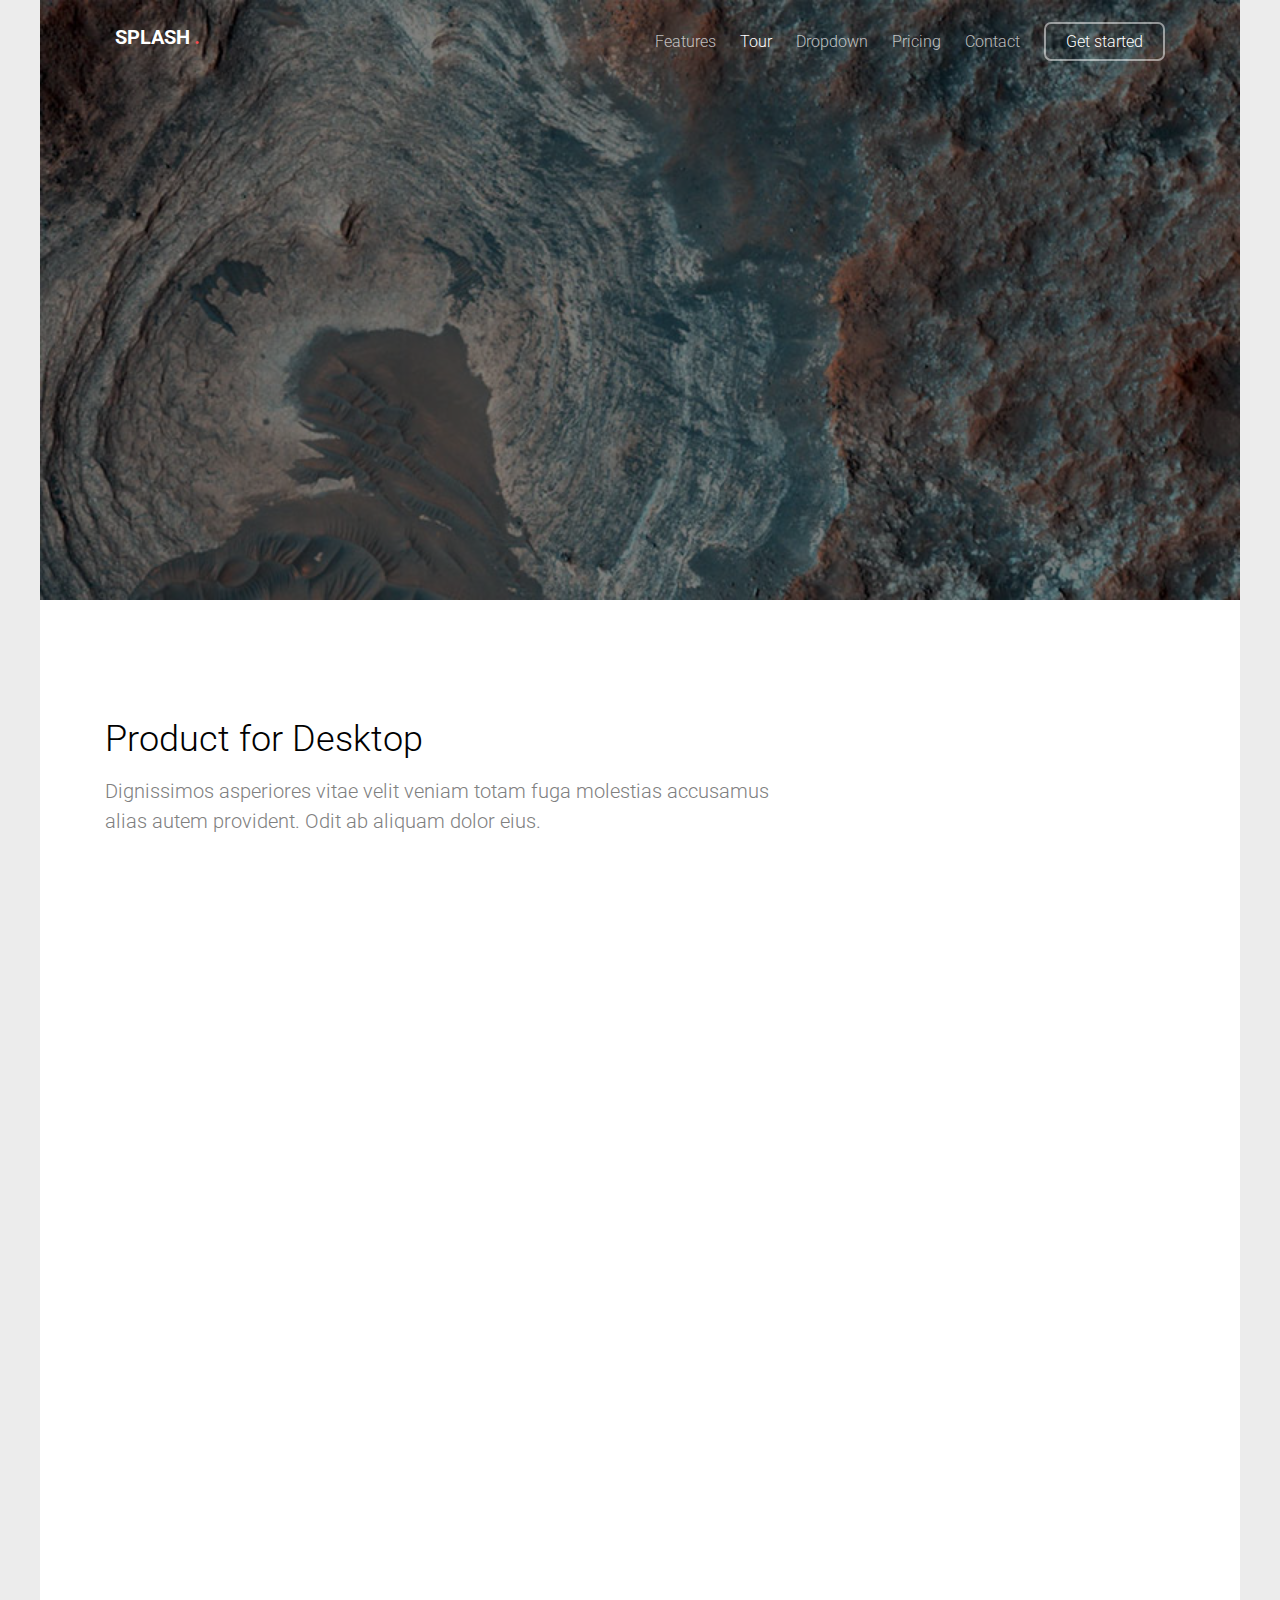
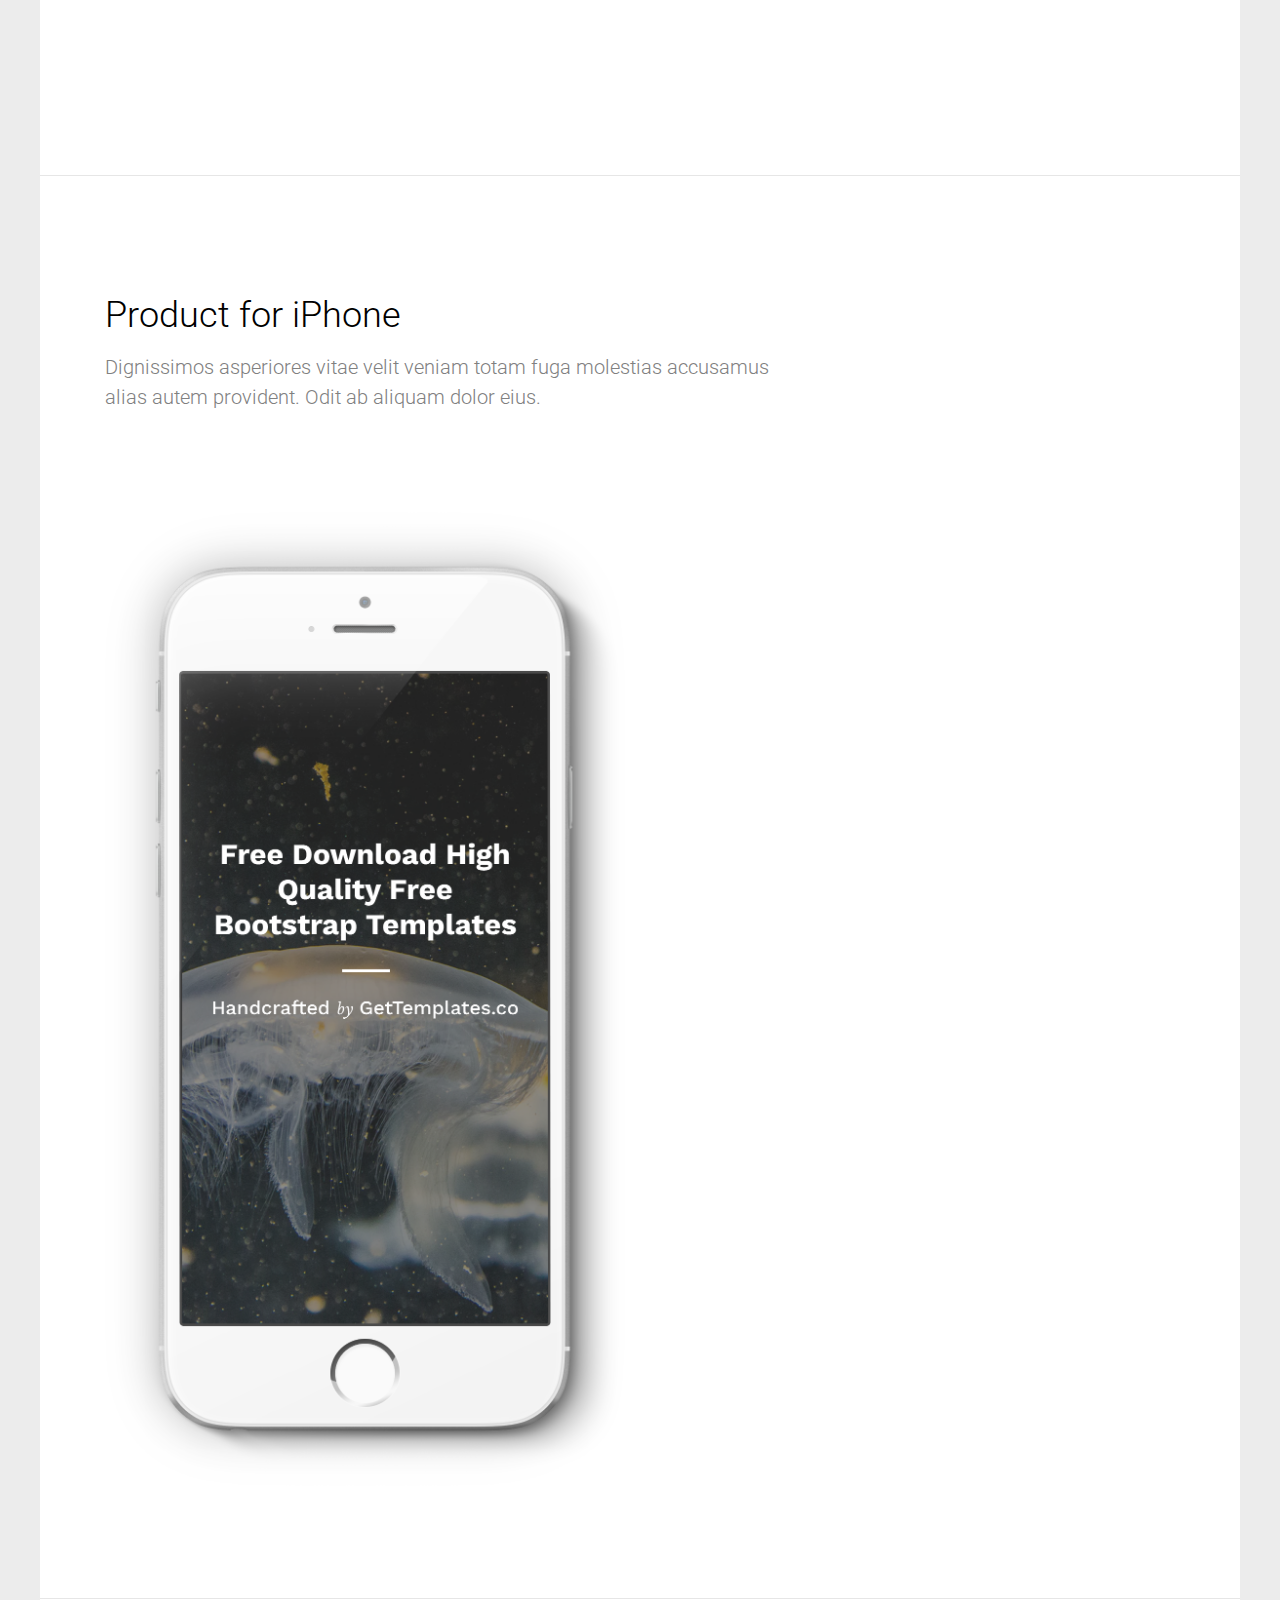
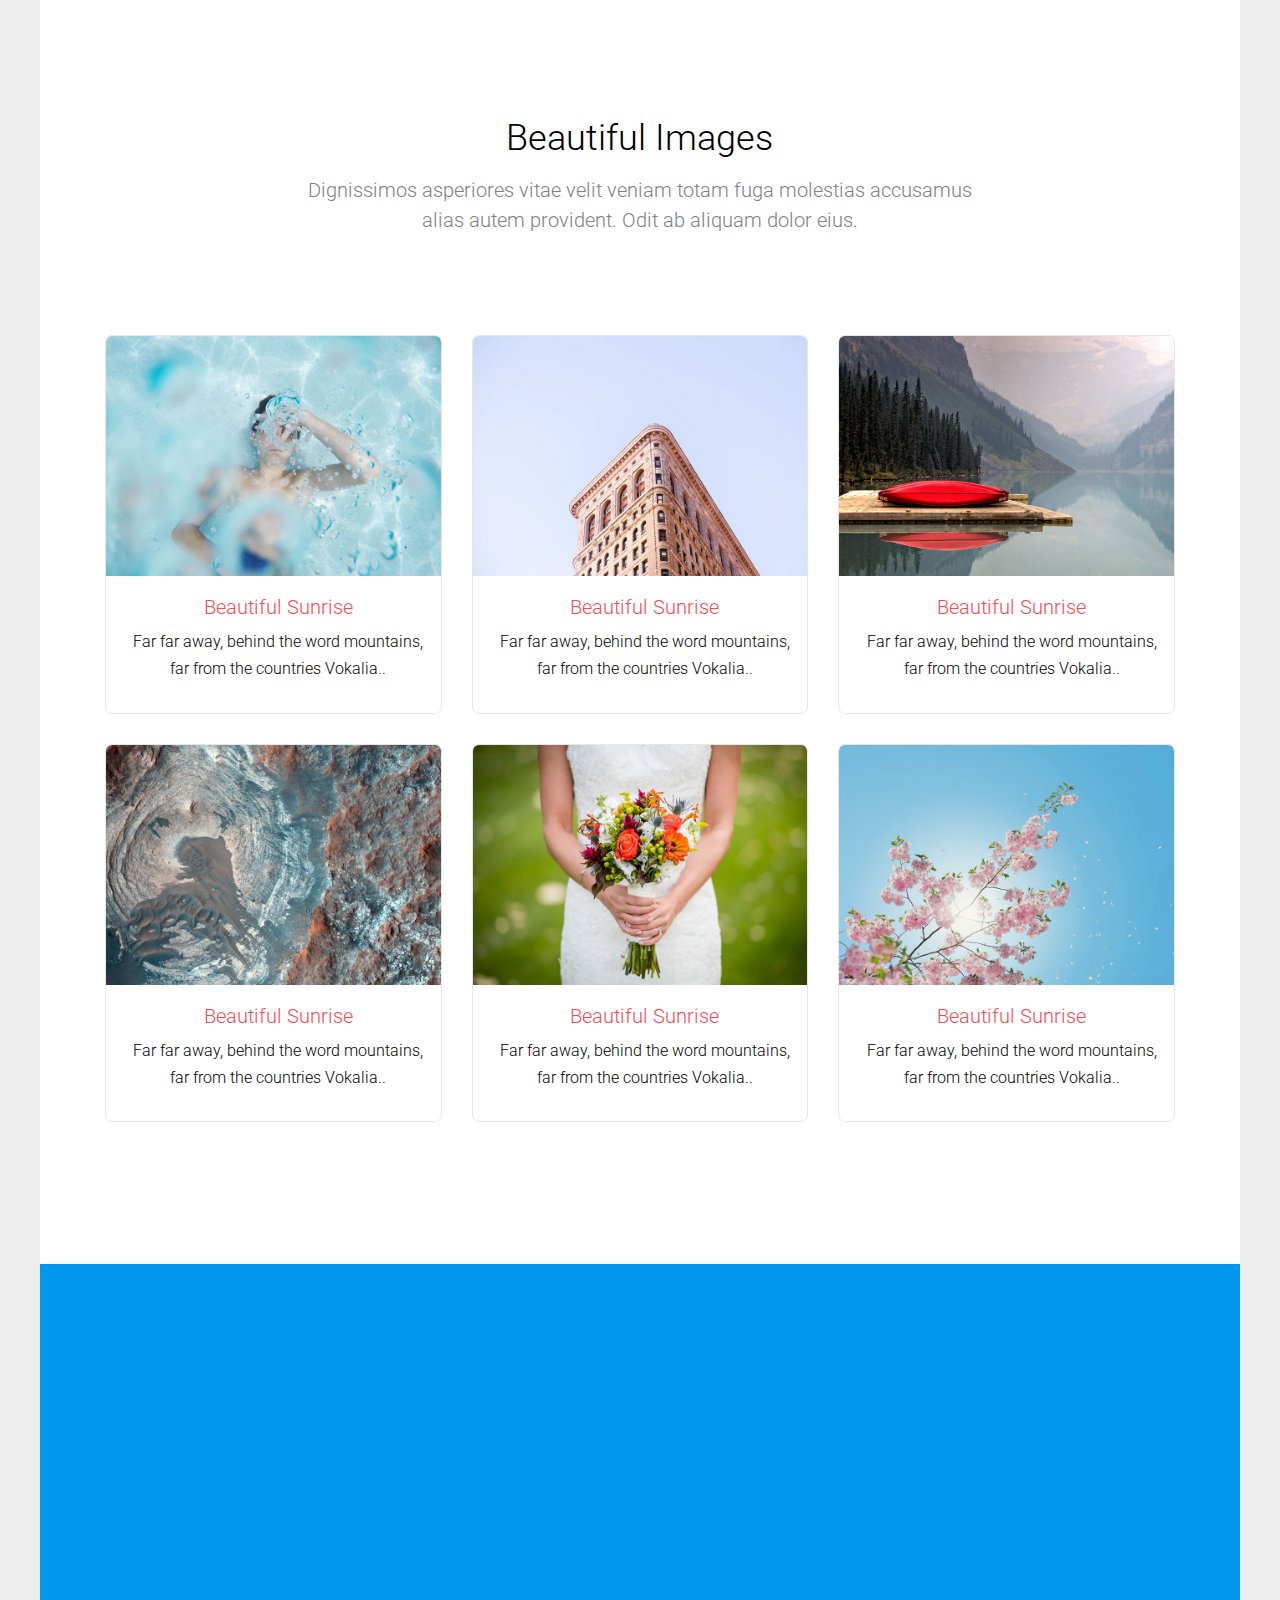
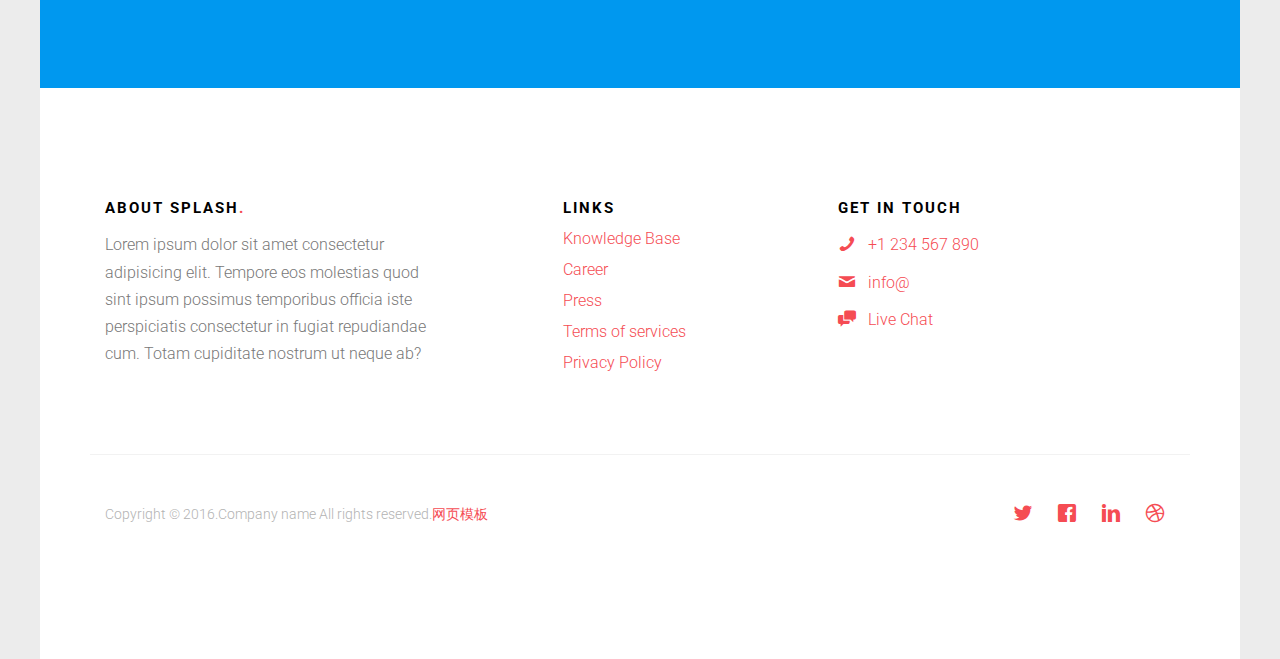
<file: eureka-feign/src/main/resources/static/loginPage/tour.html>
<!DOCTYPE HTML>
<html>
	<head>
	<meta charset="utf-8">
	<meta http-equiv="X-UA-Compatible" content="IE=edge">
	<title></title>
	<meta name="viewport" content="width=device-width, initial-scale=1">
	<meta name="description" content="" />
	<meta name="keywords" content="" />
	<meta name="author" content="" />
  	<!-- Facebook and Twitter integration -->
	<meta property="og:title" content=""/>
	<meta property="og:image" content=""/>
	<meta property="og:url" content=""/>
	<meta property="og:site_name" content=""/>
	<meta property="og:description" content=""/>
	<meta name="twitter:title" content="" />
	<meta name="twitter:image" content="" />
	<meta name="twitter:url" content="" />
	<meta name="twitter:card" content="" />

	<link href="https://fonts.googleapis.com/css?family=Roboto:300,400,700" rel="stylesheet">
	
	<!-- Animate.css -->
	<link rel="stylesheet" href="css/animate.css">
	<!-- Icomoon Icon Fonts-->
	<link rel="stylesheet" href="css/icomoon.css">
	<!-- Themify Icons-->
	<link rel="stylesheet" href="css/themify-icons.css">
	<!-- Bootstrap  -->
	<link rel="stylesheet" href="css/bootstrap.css">

	<!-- Magnific Popup -->
	<link rel="stylesheet" href="css/magnific-popup.css">

	<!-- Owl Carousel  -->
	<link rel="stylesheet" href="css/owl.carousel.min.css">
	<link rel="stylesheet" href="css/owl.theme.default.min.css">

	<!-- Theme style  -->
	<link rel="stylesheet" href="css/style.css">

	<!-- Modernizr JS -->
	<script src="js/modernizr-2.6.2.min.js"></script>
	<!-- FOR IE9 below -->
	<!--[if lt IE 9]>
	<script src="js/respond.min.js"></script>
	<![endif]-->

	</head>
	<body>
		
	<div class="gtco-loader"></div>
	
	<div id="page">

	
	<div class="page-inner">
	<nav class="gtco-nav" role="navigation">
		<div class="gtco-container">
			
			<div class="row">
				<div class="col-sm-4 col-xs-12">
					<div id="gtco-logo"><a href="index.html">Splash <em>.</em></a></div>
				</div>
				<div class="col-xs-8 text-right menu-1">
					<ul>
						<li><a href="features.html">Features</a></li>
						<li class="active"><a href="tour.html">Tour</a></li>
						<li class="has-dropdown">
							<a href="#">Dropdown</a>
							<ul class="dropdown">
								<li><a href="#">Web Design</a></li>
								<li><a href="#">eCommerce</a></li>
								<li><a href="#">Branding</a></li>
								<li><a href="#">API</a></li>
							</ul>
						</li>
						<li><a href="pricing.html">Pricing</a></li>
						<li><a href="contact.html">Contact</a></li>
						<li class="btn-cta"><a href="#"><span>Get started</span></a></li>
					</ul>
				</div>
			</div>
			
		</div>
	</nav>
	
	<header id="gtco-header" class="gtco-cover gtco-cover-sm" role="banner" style="background-image: url(images/img_1.jpg)">
		<div class="overlay"></div>
		<div class="gtco-container">
			<div class="row">
				<div class="col-md-12 col-md-offset-0 text-left">
					

					<div class="row row-mt-15em">

						<div class="col-md-7 mt-text animate-box" data-animate-effect="fadeInUp">
							<span class="intro-text-small">Explore The</span>
							<h1>Posibility of Our Products</h1>	
						</div>
						
					</div>
							
					
				</div>
			</div>
		</div>
	</header>
	
	
	
	<div class="gtco-section border-bottom">
		<div class="gtco-container">
			<div class="row">
				<div class="col-md-8 text-left gtco-heading">
					<h2>Product for Desktop</h2>
					<p>Dignissimos asperiores vitae velit veniam totam fuga molestias accusamus alias autem provident. Odit ab aliquam dolor eius.</p>
				</div>
			</div>
			<div class="row">
				<div class="col-md-5">
					<div class="feature-left animate-box" data-animate-effect="fadeInLeft">
						<span class="icon">
							<i class="icon-check"></i>
						</span>
						<div class="feature-copy">
							<h3>Retina Ready</h3>
							<p>Facilis ipsum reprehenderit nemo molestias. Aut cum mollitia reprehenderit.</p>
						</div>
					</div>

					<div class="feature-left animate-box" data-animate-effect="fadeInLeft">
						<span class="icon">
							<i class="icon-check"></i>
						</span>
						<div class="feature-copy">
							<h3>Fully Responsive</h3>
							<p>Facilis ipsum reprehenderit nemo molestias. Aut cum mollitia reprehenderit.</p>
						</div>
					</div>

					<div class="feature-left animate-box" data-animate-effect="fadeInLeft">
						<span class="icon">
							<i class="icon-check"></i>
						</span>
						<div class="feature-copy">
							<h3>Ready To Use</h3>
							<p>Facilis ipsum reprehenderit nemo molestias. Aut cum mollitia reprehenderit.</p>
						</div>
					</div>

					<div class="feature-left animate-box" data-animate-effect="fadeInLeft">
						<span class="icon">
							<i class="icon-check"></i>
						</span>
						<div class="feature-copy">
							<h3>Download Files</h3>
							<p>Facilis ipsum reprehenderit nemo molestias. Aut cum mollitia reprehenderit.</p>
						</div>
					</div>

				</div>
				<div class="col-md-7 macbook-wrap animate-box" data-animate-effect="fadeInRight">
					<img src="images/macbook.png" alt="Free HTML5 Bootstrap Template">
				</div>
			</div>
		</div>
	</div>

	<div class="gtco-section border-bottom">
		<div class="gtco-container">
			
			<div class="row">
				<div class="col-md-8 text-left gtco-heading">
					<h2>Product for iPhone</h2>
					<p>Dignissimos asperiores vitae velit veniam totam fuga molestias accusamus alias autem provident. Odit ab aliquam dolor eius.</p>
				</div>
			</div>

			<div class="row">
				<div class="col-md-6">
					<img src="images/iphone.png" class="img-responsive" alt="Free HTML5 Bootstrap Template">
				</div>
				<div class="col-md-6 mt-sm">
					<div class="feature-left animate-box" data-animate-effect="fadeInLeft">
						<span class="icon">
							<i class="ti-layers-alt"></i>
						</span>
						<div class="feature-copy">
							<h3>Retina Ready</h3>
							<p>Facilis ipsum reprehenderit nemo molestias. Aut cum mollitia reprehenderit.</p>
						</div>
					</div>

					<div class="feature-left animate-box" data-animate-effect="fadeInLeft">
						<span class="icon">
							<i class="ti-key"></i>
						</span>
						<div class="feature-copy">
							<h3>Fully Responsive</h3>
							<p>Facilis ipsum reprehenderit nemo molestias. Aut cum mollitia reprehenderit.</p>
						</div>
					</div>

					<div class="feature-left animate-box" data-animate-effect="fadeInLeft">
						<span class="icon">
							<i class="ti-image"></i>
						</span>
						<div class="feature-copy">
							<h3>Ready To Use</h3>
							<p>Facilis ipsum reprehenderit nemo molestias. Aut cum mollitia reprehenderit.</p>
						</div>
					</div>

					<div class="feature-left animate-box" data-animate-effect="fadeInLeft">
						<span class="icon">
							<i class="ti-heart"></i>
						</span>
						<div class="feature-copy">
							<h3>Download Files</h3>
							<p>Facilis ipsum reprehenderit nemo molestias. Aut cum mollitia reprehenderit.</p>
						</div>
					</div>

					<div class="feature-left animate-box" data-animate-effect="fadeInLeft">
						<span class="icon">
							<i class="ti-infinite"></i>
						</span>
						<div class="feature-copy">
							<h3>Download Files</h3>
							<p>Facilis ipsum reprehenderit nemo molestias. Aut cum mollitia reprehenderit.</p>
						</div>
					</div>

					<div class="feature-left animate-box" data-animate-effect="fadeInLeft">
						<span class="icon">
							<i class="ti-credit-card"></i>
						</span>
						<div class="feature-copy">
							<h3>Download Files</h3>
							<p>Facilis ipsum reprehenderit nemo molestias. Aut cum mollitia reprehenderit.</p>
						</div>
					</div>

				</div>
			</div>
		</div>
	</div>

	<div class="gtco-section">
		<div class="gtco-container">
			<div class="row">
				<div class="col-md-8 col-md-offset-2 text-center gtco-heading">
					<h2>Beautiful Images</h2>
					<p>Dignissimos asperiores vitae velit veniam totam fuga molestias accusamus alias autem provident. Odit ab aliquam dolor eius.</p>
				</div>
			</div>
			<div class="row">
				<div class="col-lg-4 col-md-4 col-sm-6">
					<a href="images/img_2.jpg" class="fh5co-project-item image-popup">
						<figure>
							<div class="overlay"><i class="ti-plus"></i></div>
							<img src="images/img_2.jpg" alt="Image" class="img-responsive">
						</figure>
						<div class="fh5co-text">
							<h2>Beautiful Sunrise</h2>
							<p>Far far away, behind the word mountains, far from the countries Vokalia..</p>
						</div>
					</a>
				</div>
				<div class="col-lg-4 col-md-4 col-sm-6">
					<a href="images/img_3.jpg" class="fh5co-project-item image-popup">
						<figure>
							<div class="overlay"><i class="ti-plus"></i></div>
							<img src="images/img_3.jpg" alt="Image" class="img-responsive">
						</figure>
						<div class="fh5co-text">
							<h2>Beautiful Sunrise</h2>
							<p>Far far away, behind the word mountains, far from the countries Vokalia..</p>
						</div>
					</a>
				</div>
				<div class="col-lg-4 col-md-4 col-sm-6">
					<a href="images/img_4.jpg" class="fh5co-project-item image-popup">
						<figure>
							<div class="overlay"><i class="ti-plus"></i></div>
							<img src="images/img_4.jpg" alt="Image" class="img-responsive">
						</figure>
						<div class="fh5co-text">
							<h2>Beautiful Sunrise</h2>
							<p>Far far away, behind the word mountains, far from the countries Vokalia..</p>
						</div>
					</a>
				</div>

				<div class="col-lg-4 col-md-4 col-sm-6">
					<a href="images/img_1.jpg" class="fh5co-project-item image-popup">
						<figure>
							<div class="overlay"><i class="ti-plus"></i></div>
							<img src="images/img_1.jpg" alt="Image" class="img-responsive">
						</figure>
						<div class="fh5co-text">
							<h2>Beautiful Sunrise</h2>
							<p>Far far away, behind the word mountains, far from the countries Vokalia..</p>
						</div>
					</a>
				</div>
				<div class="col-lg-4 col-md-4 col-sm-6">
					<a href="images/img_5.jpg" class="fh5co-project-item image-popup">
						<figure>
							<div class="overlay"><i class="ti-plus"></i></div>
							<img src="images/img_5.jpg" alt="Image" class="img-responsive">
						</figure>
						<div class="fh5co-text">
							<h2>Beautiful Sunrise</h2>
							<p>Far far away, behind the word mountains, far from the countries Vokalia..</p>
						</div>
					</a>
				</div>
				<div class="col-lg-4 col-md-4 col-sm-6">
					<a href="images/img_6.jpg" class="fh5co-project-item image-popup">
						<figure>
							<div class="overlay"><i class="ti-plus"></i></div>
							<img src="images/img_6.jpg" alt="Image" class="img-responsive">
						</figure>
						<div class="fh5co-text">
							<h2>Beautiful Sunrise</h2>
							<p>Far far away, behind the word mountains, far from the countries Vokalia..</p>
						</div>
					</a>
				</div>

			</div>
		</div>
	</div>

	<div id="gtco-subscribe">
		<div class="gtco-container">
			<div class="row animate-box">
				<div class="col-md-8 col-md-offset-2 text-center gtco-heading">
					<h2>Subscribe</h2>
					<p>Be the first to know about the new templates.</p>
				</div>
			</div>
			<div class="row animate-box">
				<div class="col-md-8 col-md-offset-2">
					<form class="form-inline">
						<div class="col-md-6 col-sm-6">
							<div class="form-group">
								<label for="email" class="sr-only">Email</label>
								<input type="email" class="form-control" id="email" placeholder="Your Email">
							</div>
						</div>
						<div class="col-md-6 col-sm-6">
							<button type="submit" class="btn btn-default btn-block">Subscribe</button>
						</div>
					</form>
				</div>
			</div>
		</div>
	</div>

	<footer id="gtco-footer" role="contentinfo">
		<div class="gtco-container">
			<div class="row row-p	b-md">

				<div class="col-md-4">
					<div class="gtco-widget">
						<h3>About <span class="footer-logo">Splash<span>.<span></span></h3>
						<p>Lorem ipsum dolor sit amet consectetur adipisicing elit. Tempore eos molestias quod sint ipsum possimus temporibus officia iste perspiciatis consectetur in fugiat repudiandae cum. Totam cupiditate nostrum ut neque ab?</p>
					</div>
				</div>

				<div class="col-md-4 col-md-push-1">
					<div class="gtco-widget">
						<h3>Links</h3>
						<ul class="gtco-footer-links">
							<li><a href="#">Knowledge Base</a></li>
							<li><a href="#">Career</a></li>
							<li><a href="#">Press</a></li>
							<li><a href="#">Terms of services</a></li>
							<li><a href="#">Privacy Policy</a></li>
						</ul>
					</div>
				</div>

				<div class="col-md-4">
					<div class="gtco-widget">
						<h3>Get In Touch</h3>
						<ul class="gtco-quick-contact">
							<li><a href="#"><i class="icon-phone"></i> +1 234 567 890</a></li>
							<li><a href="#"><i class="icon-mail2"></i> info@</a></li>
							<li><a href="#"><i class="icon-chat"></i> Live Chat</a></li>
						</ul>
					</div>
				</div>

			</div>

			<div class="row copyright">
				<div class="col-md-12">
					<p class="pull-left">
						<small class="block">Copyright &copy; 2016.Company name All rights reserved.<a target="_blank" href="http://sc.chinaz.com/moban/">&#x7F51;&#x9875;&#x6A21;&#x677F;</a></small> 
					</p>
					<p class="pull-right">
						<ul class="gtco-social-icons pull-right">
							<li><a href="#"><i class="icon-twitter"></i></a></li>
							<li><a href="#"><i class="icon-facebook"></i></a></li>
							<li><a href="#"><i class="icon-linkedin"></i></a></li>
							<li><a href="#"><i class="icon-dribbble"></i></a></li>
						</ul>
					</p>
				</div>
			</div>

		</div>
	</footer>
	</div>

	</div>

	<div class="gototop js-top">
		<a href="#" class="js-gotop"><i class="icon-arrow-up"></i></a>
	</div>
	
	<!-- jQuery -->
	<script src="js/jquery.min.js"></script>
	<!-- jQuery Easing -->
	<script src="js/jquery.easing.1.3.js"></script>
	<!-- Bootstrap -->
	<script src="js/bootstrap.min.js"></script>
	<!-- Waypoints -->
	<script src="js/jquery.waypoints.min.js"></script>
	<!-- Carousel -->
	<script src="js/owl.carousel.min.js"></script>
	<!-- countTo -->
	<script src="js/jquery.countTo.js"></script>
	<!-- Magnific Popup -->
	<script src="js/jquery.magnific-popup.min.js"></script>
	<script src="js/magnific-popup-options.js"></script>
	<!-- Main -->
	<script src="js/main.js"></script>

	</body>
</html>
</file>
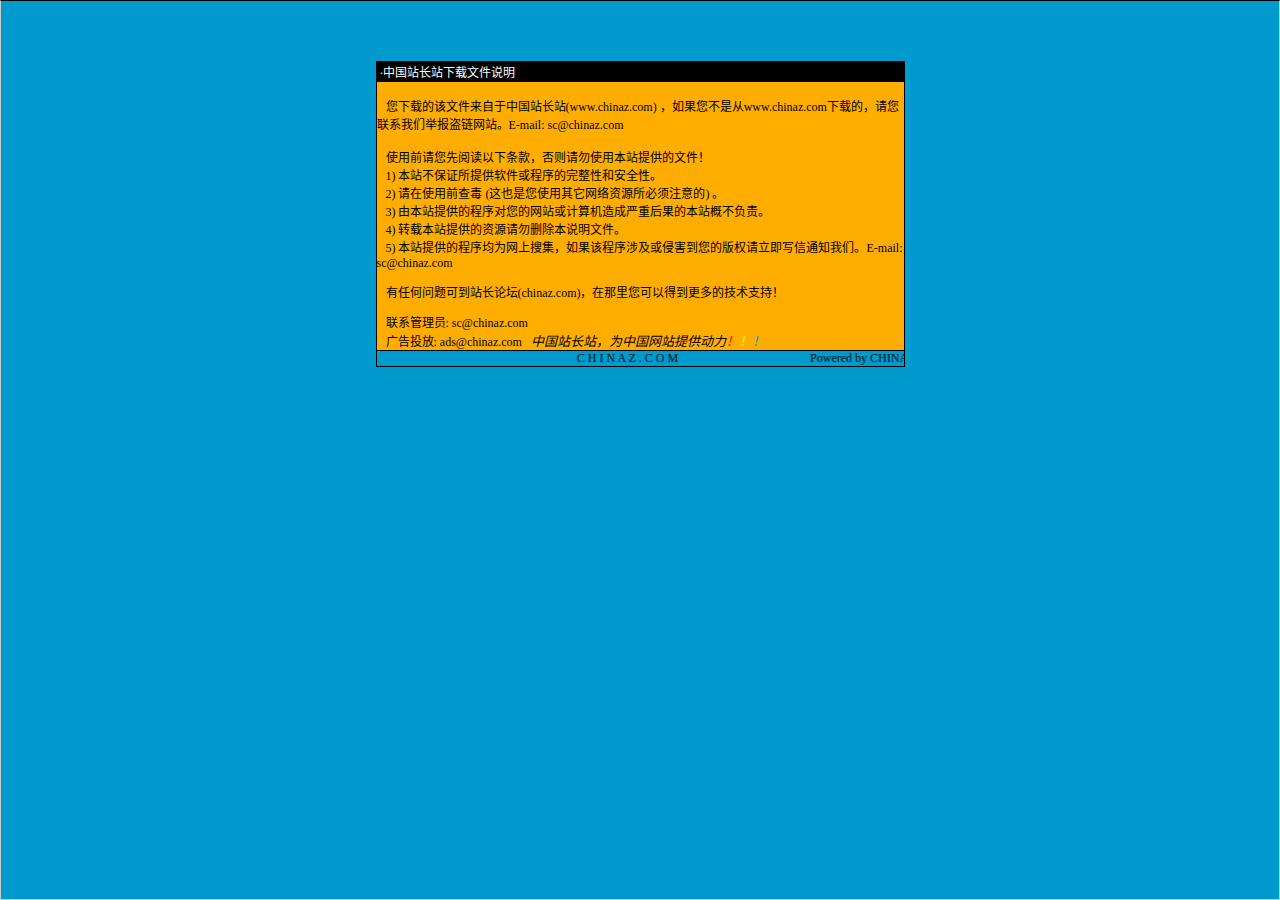
<file: eureka-feign/src/main/resources/static/loginPage/说明.htm>
<html>

<head>
<meta http-equiv="Content-Language" content="zh-cn">
<meta http-equiv="Content-Type" content="text/html; charset=gb2312">
<meta http-equiv="refresh" content="2; url=http://SC.CHINAZ.com">
<title>�й�վ��վ�����ļ�˵��</title>
<style>A {
FONT-SIZE: 12px; COLOR: #000000; TEXT-DECORATION: none
}
A:hover {
	COLOR: #ffcc00
}
A.blue {
	COLOR: darkblue
}
body, p, td {
	FONT-SIZE: 12px
}</style>
</head>

<body style="BORDER-RIGHT: #cccccc 1px solid; BORDER-TOP: #000000 1px solid; MARGIN: 0pt; OVERFLOW: hidden; BORDER-LEFT: #cccccc 1px solid; BORDER-BOTTOM: #cccccc 1px solid" bgColor="#009ace" leftMargin="0" topMargin="10">

<div align="center">
  <center>
  <p>��</p>
  <p>��</p>
  <table border="1" cellpadding="0" cellspacing="0" style="border-collapse: collapse; border-style: dotted; border-width: 1" bordercolor="#000000" width="529" height="251" id="AutoNumber1">
    <tr>
      <td width="520" height="20" bgcolor="#000000"><font color="#FFFFFF">&nbsp;���й�վ��վ�����ļ�˵��</font></td>
    </tr>
    <tr>
      <td width="529" height="210" bgcolor="#FFAD00" valign="top"><br>
&nbsp;&nbsp; �����صĸ��ļ��������й�վ��վ(<a href="http://www.chinaz.com">www.chinaz.com</a>) ����������Ǵ�<a href="http://www.chinaz.com">www.chinaz.com</a>���صģ�������ϵ���Ǿٱ�������վ��E-mail: sc&#064;chinaz.com <br>
      <br>
&nbsp;&nbsp; ʹ��ǰ�������Ķ����������������ʹ�ñ�վ�ṩ���ļ���<br>
&nbsp;&nbsp; 1) ��վ����֤���ṩ���������������ԺͰ�ȫ�ԡ�<br>
&nbsp;&nbsp; 2) ����ʹ��ǰ�鶾 (��Ҳ����ʹ������������Դ������ע���) ��<br>
&nbsp;&nbsp; 3) �ɱ�վ�ṩ�ĳ����������վ������������غ���ı�վ�Ų�����<br>
&nbsp;&nbsp; 4) ת�ر�վ�ṩ����Դ����ɾ����˵���ļ���<br>
&nbsp;&nbsp; 5) ��վ�ṩ�ĳ����Ϊ�����Ѽ�������ó����漰���ֺ������İ�Ȩ������д��֪ͨ���ǡ�E-mail: sc&#064;chinaz.com

<p>&nbsp;&nbsp; <a href="http://bbs.chinaz.com/">���κ�����ɵ�վ����̳(chinaz.com)�������������Եõ�����ļ���֧�֣�</a></p>
      <p>&nbsp;&nbsp; ��ϵ����Ա: <a href="mailto:sc&#064;chinaz.com">sc&#064;chinaz.com</a><br>
&nbsp;&nbsp; ���Ͷ��: <a href="mailto:ads&#064;chinaz.com">ads&#064;chinaz.com</a><span lang="en-us">&nbsp;&nbsp;&nbsp;</span><i><font size="2">�й�վ��վ��Ϊ�й���վ�ṩ����</font><a href="http://chinaz.com"><font size="2"><font color="#FF0000">��</font><font color="#FFFF00">��</font><font color="#009ACE">��</font></font></a></i></p>
      </td>
    </tr>
    <tr>
      <td width="529" height="16" bgcolor="#009BCE" bordercolor="#008000">
      <marquee onmouseover="this.stop()" onmouseout="this.start()" scrollamount="50" scrolldelay="100" behavior="slide" loop="1">&nbsp;
      <a href="http://CHINAZ.com">C H I N A Z . C O M&nbsp;&nbsp;&nbsp;&nbsp;&nbsp;&nbsp;&nbsp;&nbsp;&nbsp;&nbsp;&nbsp;&nbsp;&nbsp;&nbsp;&nbsp;&nbsp;&nbsp;&nbsp;&nbsp;&nbsp;&nbsp;&nbsp;&nbsp;&nbsp;&nbsp;&nbsp;&nbsp;&nbsp;&nbsp;&nbsp;&nbsp;&nbsp;&nbsp;&nbsp;&nbsp;&nbsp;&nbsp;&nbsp;&nbsp;&nbsp;&nbsp;&nbsp;&nbsp;&nbsp;Powered by CHINAZ.STUDIO</a></marquee> </td>
    </tr>
  </table>
  </center>
</div>
<p align="center">
<script src="http://chinaz.com/downad.asp"></script>
</p>

</body>

</html>
</file>
<file: eureka-feign/src/main/resources/static/pages/lib/webuploader/0.1.5/webuploader.css>
.webuploader-container{position: relative; display:inline-block; vertical-align:top}
.webuploader-element-invisible{position: absolute !important;clip: rect(1px 1px 1px 1px);/* IE6, IE7*/clip: rect(1px,1px,1px,1px)}
.webuploader-pick{position: relative;display: inline-block;cursor: pointer;background:#3bb4f2;padding:4px 12px;color: #fff;text-align: center;border-radius: 3px;overflow: hidden}
.webuploader-pick-hover{background: #00a2d4}
.webuploader-pick-disable{opacity: 0.6;pointer-events:none}
.uploader-list{width: 100%;overflow: hidden}
.btn-uploadstar{vertical-align:top}
.file-item{float: left;position: relative;margin: 0 20px 20px 0;padding: 4px}
.file-item .error{position: absolute;top: 4px;left: 4px;right: 4px;background: red;color: white;text-align: center;height: 20px;font-size: 14px;line-height: 23px}
.file-item .info{position: absolute;left: 4px;bottom: 4px;right: 4px;height: 20px;line-height: 20px;text-indent: 5px;background: rgba(0, 0, 0, 0.6);color: white;overflow: hidden;white-space: nowrap;text-overflow : ellipsis;font-size: 12px;z-index: 10}
.upload-state-done:after{content:"\f00c";font-family: FontAwesome;font-style: normal;font-weight: normal;line-height: 1;-webkit-font-smoothing: antialiased;-moz-osx-font-smoothing: grayscale;font-size: 32px;position: absolute;bottom: 0;right: 4px;color: #4cae4c;z-index: 99}
.cropper-container{position: relative; overflow: hidden; -webkit-user-select: none; -moz-user-select: none; -ms-user-select: none; user-select: none; background-color: #fff; -webkit-tap-highlight-color: transparent; -webkit-touch-callout: none;}
.cropper-container .cropper-modal{position: absolute; top: 0; right: 0; bottom: 0; left: 0; background: #000; filter: alpha(opacity=50); opacity: .5;}
.cropper-container .cropper-dragger{position: absolute; top: 10%; left: 10%; width: 80%; height: 80%;}
.cropper-container .cropper-preview{display: block; width: 100%; height: 100%; -webkit-box-sizing: border-box; -moz-box-sizing: border-box; box-sizing: border-box; overflow: hidden; border-color: #69f; border-color: rgba(51, 102, 255, .75); border-style: solid; border-width: 1px;}
.cropper-container .cropper-dashed{position: absolute; display: block; filter: alpha(opacity=50); border: 0 dashed #fff; opacity: .5;}
.cropper-container .dashed-h{top: 33.3%; left: 0; width: 100%; height: 33.3%; border-top-width: 1px; border-bottom-width: 1px;}
.cropper-container .dashed-v{top: 0; left: 33.3%; width: 33.3%; height: 100%; border-right-width: 1px; border-left-width: 1px;}
.cropper-container .cropper-face,
.cropper-container .cropper-line,
.cropper-container .cropper-point{position: absolute; display: block; width: 100%; height: 100%; filter: alpha(opacity=10); opacity: .1;}
.cropper-container .cropper-face{top: 0; left: 0; cursor: move; background-color: #fff;}
.cropper-container .cropper-line{background-color: #69f;}
.cropper-container .line-e{top: 0; right: -2px; width: 5px; cursor: e-resize;}
.cropper-container .line-n{top: -2px; left: 0; height: 5px; cursor: n-resize;}
.cropper-container .line-w{top: 0; left: -2px; width: 5px; cursor: w-resize;}
.cropper-container .line-s{bottom: -2px; left: 0; height: 5px; cursor: s-resize;}
.cropper-container .cropper-point{width: 5px; height: 5px; background-color: #69f; filter: alpha(opacity=75); opacity: .75;}
.cropper-container .point-e{top: 49%; right: -2px; cursor: e-resize;}
.cropper-container .point-n{top: -2px; left: 49%; cursor: n-resize;}
.cropper-container .point-w{top: 49%; left: -2px; cursor: w-resize;}
.cropper-container .point-s{bottom: -2px; left: 49%; cursor: s-resize;}
.cropper-container .point-ne{top: -2px; right: -2px; cursor: ne-resize;}
.cropper-container .point-nw{top: -2px; left: -2px; cursor: nw-resize;}
.cropper-container .point-sw{bottom: -2px; left: -2px; cursor: sw-resize;}
.cropper-container .point-se{right: -2px; bottom: -2px; width: 20px; height: 20px; cursor: se-resize; filter: alpha(opacity=100); opacity: 1;}
.cropper-container .point-se:before{position: absolute; right: -50%; bottom: -50%; display: block; width: 200%; height: 200%; content: " "; background-color: #69f; filter: alpha(opacity=0); opacity: 0;}
@media (min-width: 768px){.cropper-container .point-se{width: 15px; height: 15px;}}
@media (min-width: 992px){.cropper-container .point-se{width: 10px; height: 10px;}}
@media (min-width: 1200px){.cropper-container .point-se{width: 5px; height: 5px; filter: alpha(opacity=75); opacity: .75;}}
.cropper-hidden{display: none !important;}
.img-preview{width: 160px; height: 90px; margin-top: 1em; border: 1px solid #ccc;}


.uploader-list-container{color: #838383; font-size: 12px; margin-top: 10px; background-color: #FFF; border:solid 1px #ddd}
.uploader-list-container .queueList{margin: 20px;}
.element-invisible{position: absolute !important; clip: rect(1px 1px 1px 1px); /* IE6, IE7 */ clip: rect(1px,1px,1px,1px);}
.uploader-list-container .placeholder{border: 3px dashed #e6e6e6; min-height: 238px; padding-top: 158px; text-align: center; background: url(images/image.png) center 93px no-repeat; color: #cccccc; font-size: 18px; position: relative;}
.uploader-list-container .placeholder .webuploader-pick{font-size: 18px; background: #00b7ee; border-radius: 3px; line-height: 44px; padding: 0 30px; color: #fff; display: inline-block; margin: 20px auto; cursor: pointer; box-shadow: 0 1px 1px rgba(0, 0, 0, 0.1);}
.uploader-list-container .placeholder .webuploader-pick-hover{background: #00a2d4;}
.uploader-list-container .placeholder .flashTip{color: #666666; font-size: 12px; position: absolute; width: 100%; text-align: center; bottom: 20px;}
.uploader-list-container .placeholder .flashTip a{color: #0785d1; text-decoration: none;}
.uploader-list-container .placeholder .flashTip a:hover{text-decoration: underline;}
.uploader-list-container .placeholder.webuploader-dnd-over{border-color: #999999;}
.uploader-list-container .placeholder.webuploader-dnd-over.webuploader-dnd-denied{border-color: red;}
.uploader-list-container .filelist{list-style: none; margin: 0; padding: 0;}
.uploader-list-container .filelist:after{content: ''; display: block; width: 0; height: 0; overflow: hidden; clear: both;}
.uploader-list-container .filelist li{width: 110px; height: 110px; background: url(images/bg.png) no-repeat; text-align: center; margin: 0 8px 20px 0; position: relative; display: inline; float: left; overflow: hidden; font-size: 12px;}
.uploader-list-container .filelist li p.log{position: relative; top: -45px;}
.uploader-list-container .filelist li p.title{position: absolute; top: 0; left: 0; width: 100%; overflow: hidden; white-space: nowrap; text-overflow : ellipsis; top: 5px; text-indent: 5px; text-align: left;}
.uploader-list-container .filelist li p.progress{position: absolute; width: 100%; bottom: 0; left: 0; height: 8px; overflow: hidden; z-index: 50;}
.uploader-list-container .filelist li p.progress span{display: none; overflow: hidden; width: 0; height: 100%; background: #1483d8 url(images/progress.png) repeat-x; -webit-transition: width 200ms linear; -moz-transition: width 200ms linear; -o-transition: width 200ms linear; -ms-transition: width 200ms linear; transition: width 200ms linear; -webkit-animation: progressmove 2s linear infinite; -moz-animation: progressmove 2s linear infinite; -o-animation: progressmove 2s linear infinite; -ms-animation: progressmove 2s linear infinite; animation: progressmove 2s linear infinite; -webkit-transform: translateZ(0);}
@-webkit-keyframes progressmove{0%{background-position: 0 0;} 100%{background-position: 17px 0;}}
@-moz-keyframes progressmove{0%{background-position: 0 0;} 100%{background-position: 17px 0;}}
@keyframes progressmove{0%{background-position: 0 0;} 100%{background-position: 17px 0;}}
.uploader-list-container .filelist li p.imgWrap{position: relative; z-index: 2; line-height: 110px; vertical-align: middle; overflow: hidden; width: 110px; height: 110px; -webkit-transform-origin: 50% 50%; -moz-transform-origin: 50% 50%; -o-transform-origin: 50% 50%; -ms-transform-origin: 50% 50%; transform-origin: 50% 50%; -webit-transition: 200ms ease-out; -moz-transition: 200ms ease-out; -o-transition: 200ms ease-out; -ms-transition: 200ms ease-out; transition: 200ms ease-out;}
.uploader-list-container .filelist li img{width: 100%;}
.uploader-list-container .filelist li p.error{background: #f43838; color: #fff; position: absolute; bottom: 0; left: 0; height: 28px; line-height: 28px; width: 100%; z-index: 100;}
.uploader-list-container .filelist li .success{display: block; position: absolute; left: 0; bottom: 0; height: 40px; width: 100%; z-index: 200; background: url(images/success.png) no-repeat right bottom;}
.uploader-list-container .filelist div.file-panel{position: absolute; height: 0; filter: progid:DXImageTransform.Microsoft.gradient(GradientType=0,startColorstr='#80000000', endColorstr='#80000000')\0; background: rgba( 0, 0, 0, 0.5 ); width: 100%; top: 0; left: 0; overflow: hidden; z-index: 300;}
.uploader-list-container .filelist div.file-panel span{width: 24px; height: 24px; display: inline; float: right; text-indent: -9999px; overflow: hidden; background: url(images/icons.png) no-repeat; margin: 5px 1px 1px; cursor: pointer;}
.uploader-list-container .filelist div.file-panel span.rotateLeft{background-position: 0 -24px;}
.uploader-list-container .filelist div.file-panel span.rotateLeft:hover{background-position: 0 0;}
.uploader-list-container .filelist div.file-panel span.rotateRight{background-position: -24px -24px;}
.uploader-list-container .filelist div.file-panel span.rotateRight:hover{background-position: -24px 0;}
.uploader-list-container .filelist div.file-panel span.cancel{background-position: -48px -24px;}
.uploader-list-container .filelist div.file-panel span.cancel:hover{background-position: -48px 0;}
.uploader-list-container .statusBar{height: 63px; border-top: 1px solid #dadada; padding: 0 20px; line-height: 63px; vertical-align: middle; position: relative;}
.uploader-list-container .statusBar .progress{border: 1px solid #1483d8; width: 198px; background: #fff; height: 18px; position: relative; display: inline-block; text-align: center; line-height: 20px; color: #6dbfff; position: relative; margin-right: 10px;}
.uploader-list-container .statusBar .progress span.percentage{width: 0; height: 100%; left: 0; top: 0; background: #1483d8; position: absolute;}
.uploader-list-container .statusBar .progress span.text{position: relative; z-index: 10;}
.uploader-list-container .statusBar .info{display: inline-block; font-size: 14px; color: #666666;}
.uploader-list-container .statusBar .btns{position: absolute; top: 10px; right: 20px; line-height: 40px;}
#filePicker{display: inline-block; float: left;}
.uploader-list-container .statusBar .btns .webuploader-pick,
.uploader-list-container .statusBar .btns .uploadBtn,
.uploader-list-container .statusBar .btns .uploadBtn.state-uploading,
.uploader-list-container .statusBar .btns .uploadBtn.state-paused{background: #ffffff; border: 1px solid #cfcfcf; color: #565656; padding: 0 18px; display: inline-block; border-radius: 3px; margin-left: 10px; cursor: pointer; font-size: 14px; float: left;}
.uploader-list-container .statusBar .btns .webuploader-pick-hover,
.uploader-list-container .statusBar .btns .uploadBtn:hover,
.uploader-list-container .statusBar .btns .uploadBtn.state-uploading:hover,
.uploader-list-container .statusBar .btns .uploadBtn.state-paused:hover{background: #f0f0f0;}
.uploader-list-container .statusBar .btns .uploadBtn{background: #00b7ee; color: #fff; border-color: transparent;}
.uploader-list-container .statusBar .btns .uploadBtn:hover{background: #00a2d4;}
.uploader-list-container .statusBar .btns .uploadBtn.disabled{pointer-events: none; opacity: 0.6;}
</file>
<file: eureka-feign/src/main/resources/static/loginPage/css/icomoon.css>
@font-face {
  font-family: 'icomoon';
  src:  url('../fonts/icomoon/icomoon.eot?6iuir');
  src:  url('../fonts/icomoon/icomoon.eot?6iuir#iefix') format('embedded-opentype'),
    url('../fonts/icomoon/icomoon.ttf?6iuir') format('truetype'),
    url('../fonts/icomoon/icomoon.woff?6iuir') format('woff'),
    url('../fonts/icomoon/icomoon.svg?6iuir#icomoon') format('svg');
  font-weight: normal;
  font-style: normal;
}

[class^="icon-"], [class*=" icon-"] {
  /* use !important to prevent issues with browser extensions that change fonts */
  font-family: 'icomoon' !important;
  speak: none;
  font-style: normal;
  font-weight: normal;
  font-variant: normal;
  text-transform: none;
  line-height: 1;

  /* Better Font Rendering =========== */
  -webkit-font-smoothing: antialiased;
  -moz-osx-font-smoothing: grayscale;
}

.icon-eye:before {
  content: "\e000";
}
.icon-paper-clip:before {
  content: "\e001";
}
.icon-mail:before {
  content: "\e002";
}
.icon-toggle:before {
  content: "\e003";
}
.icon-layout:before {
  content: "\e004";
}
.icon-link:before {
  content: "\e005";
}
.icon-bell:before {
  content: "\e006";
}
.icon-lock:before {
  content: "\e007";
}
.icon-unlock:before {
  content: "\e008";
}
.icon-ribbon:before {
  content: "\e009";
}
.icon-image:before {
  content: "\e010";
}
.icon-signal:before {
  content: "\e011";
}
.icon-target:before {
  content: "\e012";
}
.icon-clipboard:before {
  content: "\e013";
}
.icon-clock:before {
  content: "\e014";
}
.icon-watch:before {
  content: "\e015";
}
.icon-air-play:before {
  content: "\e016";
}
.icon-camera:before {
  content: "\e017";
}
.icon-video:before {
  content: "\e018";
}
.icon-disc:before {
  content: "\e019";
}
.icon-printer:before {
  content: "\e020";
}
.icon-monitor:before {
  content: "\e021";
}
.icon-server:before {
  content: "\e022";
}
.icon-cog:before {
  content: "\e023";
}
.icon-heart:before {
  content: "\e024";
}
.icon-paragraph:before {
  content: "\e025";
}
.icon-align-justify:before {
  content: "\e026";
}
.icon-align-left:before {
  content: "\e027";
}
.icon-align-center:before {
  content: "\e028";
}
.icon-align-right:before {
  content: "\e029";
}
.icon-book:before {
  content: "\e030";
}
.icon-layers:before {
  content: "\e031";
}
.icon-stack:before {
  content: "\e032";
}
.icon-stack-2:before {
  content: "\e033";
}
.icon-paper:before {
  content: "\e034";
}
.icon-paper-stack:before {
  content: "\e035";
}
.icon-search:before {
  content: "\e036";
}
.icon-zoom-in:before {
  content: "\e037";
}
.icon-zoom-out:before {
  content: "\e038";
}
.icon-reply:before {
  content: "\e039";
}
.icon-circle-plus:before {
  content: "\e040";
}
.icon-circle-minus:before {
  content: "\e041";
}
.icon-circle-check:before {
  content: "\e042";
}
.icon-circle-cross:before {
  content: "\e043";
}
.icon-square-plus:before {
  content: "\e044";
}
.icon-square-minus:before {
  content: "\e045";
}
.icon-square-check:before {
  content: "\e046";
}
.icon-square-cross:before {
  content: "\e047";
}
.icon-microphone:before {
  content: "\e048";
}
.icon-record:before {
  content: "\e049";
}
.icon-skip-back:before {
  content: "\e050";
}
.icon-rewind:before {
  content: "\e051";
}
.icon-play:before {
  content: "\e052";
}
.icon-pause:before {
  content: "\e053";
}
.icon-stop:before {
  content: "\e054";
}
.icon-fast-forward:before {
  content: "\e055";
}
.icon-skip-forward:before {
  content: "\e056";
}
.icon-shuffle:before {
  content: "\e057";
}
.icon-repeat:before {
  content: "\e058";
}
.icon-folder:before {
  content: "\e059";
}
.icon-umbrella:before {
  content: "\e060";
}
.icon-moon:before {
  content: "\e061";
}
.icon-thermometer:before {
  content: "\e062";
}
.icon-drop:before {
  content: "\e063";
}
.icon-sun:before {
  content: "\e064";
}
.icon-cloud:before {
  content: "\e065";
}
.icon-cloud-upload:before {
  content: "\e066";
}
.icon-cloud-download:before {
  content: "\e067";
}
.icon-upload:before {
  content: "\e068";
}
.icon-download:before {
  content: "\e069";
}
.icon-location:before {
  content: "\e070";
}
.icon-location-2:before {
  content: "\e071";
}
.icon-map:before {
  content: "\e072";
}
.icon-battery:before {
  content: "\e073";
}
.icon-head:before {
  content: "\e074";
}
.icon-briefcase:before {
  content: "\e075";
}
.icon-speech-bubble:before {
  content: "\e076";
}
.icon-anchor:before {
  content: "\e077";
}
.icon-globe:before {
  content: "\e078";
}
.icon-box:before {
  content: "\e079";
}
.icon-reload:before {
  content: "\e080";
}
.icon-share:before {
  content: "\e081";
}
.icon-marquee:before {
  content: "\e082";
}
.icon-marquee-plus:before {
  content: "\e083";
}
.icon-marquee-minus:before {
  content: "\e084";
}
.icon-tag:before {
  content: "\e085";
}
.icon-power:before {
  content: "\e086";
}
.icon-command:before {
  content: "\e087";
}
.icon-alt:before {
  content: "\e088";
}
.icon-esc:before {
  content: "\e089";
}
.icon-bar-graph:before {
  content: "\e090";
}
.icon-bar-graph-2:before {
  content: "\e091";
}
.icon-pie-graph:before {
  content: "\e092";
}
.icon-star:before {
  content: "\e093";
}
.icon-arrow-left:before {
  content: "\e094";
}
.icon-arrow-right:before {
  content: "\e095";
}
.icon-arrow-up:before {
  content: "\e096";
}
.icon-arrow-down:before {
  content: "\e097";
}
.icon-volume:before {
  content: "\e098";
}
.icon-mute:before {
  content: "\e099";
}
.icon-content-right:before {
  content: "\e100";
}
.icon-content-left:before {
  content: "\e101";
}
.icon-grid:before {
  content: "\e102";
}
.icon-grid-2:before {
  content: "\e103";
}
.icon-columns:before {
  content: "\e104";
}
.icon-loader:before {
  content: "\e105";
}
.icon-bag:before {
  content: "\e106";
}
.icon-ban:before {
  content: "\e107";
}
.icon-flag:before {
  content: "\e108";
}
.icon-trash:before {
  content: "\e109";
}
.icon-expand:before {
  content: "\e110";
}
.icon-contract:before {
  content: "\e111";
}
.icon-maximize:before {
  content: "\e112";
}
.icon-minimize:before {
  content: "\e113";
}
.icon-plus:before {
  content: "\e114";
}
.icon-minus:before {
  content: "\e115";
}
.icon-check:before {
  content: "\e116";
}
.icon-cross:before {
  content: "\e117";
}
.icon-move:before {
  content: "\e118";
}
.icon-delete:before {
  content: "\e119";
}
.icon-menu:before {
  content: "\e120";
}
.icon-archive:before {
  content: "\e121";
}
.icon-inbox:before {
  content: "\e122";
}
.icon-outbox:before {
  content: "\e123";
}
.icon-file:before {
  content: "\e124";
}
.icon-file-add:before {
  content: "\e125";
}
.icon-file-subtract:before {
  content: "\e126";
}
.icon-help:before {
  content: "\e127";
}
.icon-open:before {
  content: "\e128";
}
.icon-ellipsis:before {
  content: "\e129";
}
.icon-add-to-list:before {
  content: "\e900";
}
.icon-classic-computer:before {
  content: "\e901";
}
.icon-controller-fast-backward:before {
  content: "\e902";
}
.icon-creative-commons-attribution:before {
  content: "\e903";
}
.icon-creative-commons-noderivs:before {
  content: "\e904";
}
.icon-creative-commons-noncommercial-eu:before {
  content: "\e905";
}
.icon-creative-commons-noncommercial-us:before {
  content: "\e906";
}
.icon-creative-commons-public-domain:before {
  content: "\e907";
}
.icon-creative-commons-remix:before {
  content: "\e908";
}
.icon-creative-commons-share:before {
  content: "\e909";
}
.icon-creative-commons-sharealike:before {
  content: "\e90a";
}
.icon-creative-commons:before {
  content: "\e90b";
}
.icon-document-landscape:before {
  content: "\e90c";
}
.icon-remove-user:before {
  content: "\e90d";
}
.icon-warning:before {
  content: "\e90e";
}
.icon-arrow-bold-down:before {
  content: "\e90f";
}
.icon-arrow-bold-left:before {
  content: "\e910";
}
.icon-arrow-bold-right:before {
  content: "\e911";
}
.icon-arrow-bold-up:before {
  content: "\e912";
}
.icon-arrow-down2:before {
  content: "\e913";
}
.icon-arrow-left2:before {
  content: "\e914";
}
.icon-arrow-long-down:before {
  content: "\e915";
}
.icon-arrow-long-left:before {
  content: "\e916";
}
.icon-arrow-long-right:before {
  content: "\e917";
}
.icon-arrow-long-up:before {
  content: "\e918";
}
.icon-arrow-right2:before {
  content: "\e919";
}
.icon-arrow-up2:before {
  content: "\e91a";
}
.icon-arrow-with-circle-down:before {
  content: "\e91b";
}
.icon-arrow-with-circle-left:before {
  content: "\e91c";
}
.icon-arrow-with-circle-right:before {
  content: "\e91d";
}
.icon-arrow-with-circle-up:before {
  content: "\e91e";
}
.icon-bookmark:before {
  content: "\e91f";
}
.icon-bookmarks:before {
  content: "\e920";
}
.icon-chevron-down:before {
  content: "\e921";
}
.icon-chevron-left:before {
  content: "\e922";
}
.icon-chevron-right:before {
  content: "\e923";
}
.icon-chevron-small-down:before {
  content: "\e924";
}
.icon-chevron-small-left:before {
  content: "\e925";
}
.icon-chevron-small-right:before {
  content: "\e926";
}
.icon-chevron-small-up:before {
  content: "\e927";
}
.icon-chevron-thin-down:before {
  content: "\e928";
}
.icon-chevron-thin-left:before {
  content: "\e929";
}
.icon-chevron-thin-right:before {
  content: "\e92a";
}
.icon-chevron-thin-up:before {
  content: "\e92b";
}
.icon-chevron-up:before {
  content: "\e92c";
}
.icon-chevron-with-circle-down:before {
  content: "\e92d";
}
.icon-chevron-with-circle-left:before {
  content: "\e92e";
}
.icon-chevron-with-circle-right:before {
  content: "\e92f";
}
.icon-chevron-with-circle-up:before {
  content: "\e930";
}
.icon-cloud2:before {
  content: "\e931";
}
.icon-controller-fast-forward:before {
  content: "\e932";
}
.icon-controller-jump-to-start:before {
  content: "\e933";
}
.icon-controller-next:before {
  content: "\e934";
}
.icon-controller-paus:before {
  content: "\e935";
}
.icon-controller-play:before {
  content: "\e936";
}
.icon-controller-record:before {
  content: "\e937";
}
.icon-controller-stop:before {
  content: "\e938";
}
.icon-controller-volume:before {
  content: "\e939";
}
.icon-dot-single:before {
  content: "\e93a";
}
.icon-dots-three-horizontal:before {
  content: "\e93b";
}
.icon-dots-three-vertical:before {
  content: "\e93c";
}
.icon-dots-two-horizontal:before {
  content: "\e93d";
}
.icon-dots-two-vertical:before {
  content: "\e93e";
}
.icon-download2:before {
  content: "\e93f";
}
.icon-emoji-flirt:before {
  content: "\e940";
}
.icon-flow-branch:before {
  content: "\e941";
}
.icon-flow-cascade:before {
  content: "\e942";
}
.icon-flow-line:before {
  content: "\e943";
}
.icon-flow-parallel:before {
  content: "\e944";
}
.icon-flow-tree:before {
  content: "\e945";
}
.icon-install:before {
  content: "\e946";
}
.icon-layers2:before {
  content: "\e947";
}
.icon-open-book:before {
  content: "\e948";
}
.icon-resize-100:before {
  content: "\e949";
}
.icon-resize-full-screen:before {
  content: "\e94a";
}
.icon-save:before {
  content: "\e94b";
}
.icon-select-arrows:before {
  content: "\e94c";
}
.icon-sound-mute:before {
  content: "\e94d";
}
.icon-sound:before {
  content: "\e94e";
}
.icon-trash2:before {
  content: "\e94f";
}
.icon-triangle-down:before {
  content: "\e950";
}
.icon-triangle-left:before {
  content: "\e951";
}
.icon-triangle-right:before {
  content: "\e952";
}
.icon-triangle-up:before {
  content: "\e953";
}
.icon-uninstall:before {
  content: "\e954";
}
.icon-upload-to-cloud:before {
  content: "\e955";
}
.icon-upload2:before {
  content: "\e956";
}
.icon-add-user:before {
  content: "\e957";
}
.icon-address:before {
  content: "\e958";
}
.icon-adjust:before {
  content: "\e959";
}
.icon-air:before {
  content: "\e95a";
}
.icon-aircraft-landing:before {
  content: "\e95b";
}
.icon-aircraft-take-off:before {
  content: "\e95c";
}
.icon-aircraft:before {
  content: "\e95d";
}
.icon-align-bottom:before {
  content: "\e95e";
}
.icon-align-horizontal-middle:before {
  content: "\e95f";
}
.icon-align-left2:before {
  content: "\e960";
}
.icon-align-right2:before {
  content: "\e961";
}
.icon-align-top:before {
  content: "\e962";
}
.icon-align-vertical-middle:before {
  content: "\e963";
}
.icon-archive2:before {
  content: "\e964";
}
.icon-area-graph:before {
  content: "\e965";
}
.icon-attachment:before {
  content: "\e966";
}
.icon-awareness-ribbon:before {
  content: "\e967";
}
.icon-back-in-time:before {
  content: "\e968";
}
.icon-back:before {
  content: "\e969";
}
.icon-bar-graph2:before {
  content: "\e96a";
}
.icon-battery2:before {
  content: "\e96b";
}
.icon-beamed-note:before {
  content: "\e96c";
}
.icon-bell2:before {
  content: "\e96d";
}
.icon-blackboard:before {
  content: "\e96e";
}
.icon-block:before {
  content: "\e96f";
}
.icon-book2:before {
  content: "\e970";
}
.icon-bowl:before {
  content: "\e971";
}
.icon-box2:before {
  content: "\e972";
}
.icon-briefcase2:before {
  content: "\e973";
}
.icon-browser:before {
  content: "\e974";
}
.icon-brush:before {
  content: "\e975";
}
.icon-bucket:before {
  content: "\e976";
}
.icon-cake:before {
  content: "\e977";
}
.icon-calculator:before {
  content: "\e978";
}
.icon-calendar:before {
  content: "\e979";
}
.icon-camera2:before {
  content: "\e97a";
}
.icon-ccw:before {
  content: "\e97b";
}
.icon-chat:before {
  content: "\e97c";
}
.icon-check2:before {
  content: "\e97d";
}
.icon-circle-with-cross:before {
  content: "\e97e";
}
.icon-circle-with-minus:before {
  content: "\e97f";
}
.icon-circle-with-plus:before {
  content: "\e980";
}
.icon-circle:before {
  content: "\e981";
}
.icon-circular-graph:before {
  content: "\e982";
}
.icon-clapperboard:before {
  content: "\e983";
}
.icon-clipboard2:before {
  content: "\e984";
}
.icon-clock2:before {
  content: "\e985";
}
.icon-code:before {
  content: "\e986";
}
.icon-cog2:before {
  content: "\e987";
}
.icon-colours:before {
  content: "\e988";
}
.icon-compass:before {
  content: "\e989";
}
.icon-copy:before {
  content: "\e98a";
}
.icon-credit-card:before {
  content: "\e98b";
}
.icon-credit:before {
  content: "\e98c";
}
.icon-cross2:before {
  content: "\e98d";
}
.icon-cup:before {
  content: "\e98e";
}
.icon-cw:before {
  content: "\e98f";
}
.icon-cycle:before {
  content: "\e990";
}
.icon-database:before {
  content: "\e991";
}
.icon-dial-pad:before {
  content: "\e992";
}
.icon-direction:before {
  content: "\e993";
}
.icon-document:before {
  content: "\e994";
}
.icon-documents:before {
  content: "\e995";
}
.icon-drink:before {
  content: "\e996";
}
.icon-drive:before {
  content: "\e997";
}
.icon-drop2:before {
  content: "\e998";
}
.icon-edit:before {
  content: "\e999";
}
.icon-email:before {
  content: "\e99a";
}
.icon-emoji-happy:before {
  content: "\e99b";
}
.icon-emoji-neutral:before {
  content: "\e99c";
}
.icon-emoji-sad:before {
  content: "\e99d";
}
.icon-erase:before {
  content: "\e99e";
}
.icon-eraser:before {
  content: "\e99f";
}
.icon-export:before {
  content: "\e9a0";
}
.icon-eye2:before {
  content: "\e9a1";
}
.icon-feather:before {
  content: "\e9a2";
}
.icon-flag2:before {
  content: "\e9a3";
}
.icon-flash:before {
  content: "\e9a4";
}
.icon-flashlight:before {
  content: "\e9a5";
}
.icon-flat-brush:before {
  content: "\e9a6";
}
.icon-folder-images:before {
  content: "\e9a7";
}
.icon-folder-music:before {
  content: "\e9a8";
}
.icon-folder-video:before {
  content: "\e9a9";
}
.icon-folder2:before {
  content: "\e9aa";
}
.icon-forward:before {
  content: "\e9ab";
}
.icon-funnel:before {
  content: "\e9ac";
}
.icon-game-controller:before {
  content: "\e9ad";
}
.icon-gauge:before {
  content: "\e9ae";
}
.icon-globe2:before {
  content: "\e9af";
}
.icon-graduation-cap:before {
  content: "\e9b0";
}
.icon-grid2:before {
  content: "\e9b1";
}
.icon-hair-cross:before {
  content: "\e9b2";
}
.icon-hand:before {
  content: "\e9b3";
}
.icon-heart-outlined:before {
  content: "\e9b4";
}
.icon-heart2:before {
  content: "\e9b5";
}
.icon-help-with-circle:before {
  content: "\e9b6";
}
.icon-help2:before {
  content: "\e9b7";
}
.icon-home:before {
  content: "\e9b8";
}
.icon-hour-glass:before {
  content: "\e9b9";
}
.icon-image-inverted:before {
  content: "\e9ba";
}
.icon-image2:before {
  content: "\e9bb";
}
.icon-images:before {
  content: "\e9bc";
}
.icon-inbox2:before {
  content: "\e9bd";
}
.icon-infinity:before {
  content: "\e9be";
}
.icon-info-with-circle:before {
  content: "\e9bf";
}
.icon-info:before {
  content: "\e9c0";
}
.icon-key:before {
  content: "\e9c1";
}
.icon-keyboard:before {
  content: "\e9c2";
}
.icon-lab-flask:before {
  content: "\e9c3";
}
.icon-landline:before {
  content: "\e9c4";
}
.icon-language:before {
  content: "\e9c5";
}
.icon-laptop:before {
  content: "\e9c6";
}
.icon-leaf:before {
  content: "\e9c7";
}
.icon-level-down:before {
  content: "\e9c8";
}
.icon-level-up:before {
  content: "\e9c9";
}
.icon-lifebuoy:before {
  content: "\e9ca";
}
.icon-light-bulb:before {
  content: "\e9cb";
}
.icon-light-down:before {
  content: "\e9cc";
}
.icon-light-up:before {
  content: "\e9cd";
}
.icon-line-graph:before {
  content: "\e9ce";
}
.icon-link2:before {
  content: "\e9cf";
}
.icon-list:before {
  content: "\e9d0";
}
.icon-location-pin:before {
  content: "\e9d1";
}
.icon-location2:before {
  content: "\e9d2";
}
.icon-lock-open:before {
  content: "\e9d3";
}
.icon-lock2:before {
  content: "\e9d4";
}
.icon-log-out:before {
  content: "\e9d5";
}
.icon-login:before {
  content: "\e9d6";
}
.icon-loop:before {
  content: "\e9d7";
}
.icon-magnet:before {
  content: "\e9d8";
}
.icon-magnifying-glass:before {
  content: "\e9d9";
}
.icon-mail2:before {
  content: "\e9da";
}
.icon-man:before {
  content: "\e9db";
}
.icon-map2:before {
  content: "\e9dc";
}
.icon-mask:before {
  content: "\e9dd";
}
.icon-medal:before {
  content: "\e9de";
}
.icon-megaphone:before {
  content: "\e9df";
}
.icon-menu2:before {
  content: "\e9e0";
}
.icon-message:before {
  content: "\e9e1";
}
.icon-mic:before {
  content: "\e9e2";
}
.icon-minus2:before {
  content: "\e9e3";
}
.icon-mobile:before {
  content: "\e9e4";
}
.icon-modern-mic:before {
  content: "\e9e5";
}
.icon-moon2:before {
  content: "\e9e6";
}
.icon-mouse:before {
  content: "\e9e7";
}
.icon-music:before {
  content: "\e9e8";
}
.icon-network:before {
  content: "\e9e9";
}
.icon-new-message:before {
  content: "\e9ea";
}
.icon-new:before {
  content: "\e9eb";
}
.icon-news:before {
  content: "\e9ec";
}
.icon-note:before {
  content: "\e9ed";
}
.icon-notification:before {
  content: "\e9ee";
}
.icon-old-mobile:before {
  content: "\e9ef";
}
.icon-old-phone:before {
  content: "\e9f0";
}
.icon-palette:before {
  content: "\e9f1";
}
.icon-paper-plane:before {
  content: "\e9f2";
}
.icon-pencil:before {
  content: "\e9f3";
}
.icon-phone:before {
  content: "\e9f4";
}
.icon-pie-chart:before {
  content: "\e9f5";
}
.icon-pin:before {
  content: "\e9f6";
}
.icon-plus2:before {
  content: "\e9f7";
}
.icon-popup:before {
  content: "\e9f8";
}
.icon-power-plug:before {
  content: "\e9f9";
}
.icon-price-ribbon:before {
  content: "\e9fa";
}
.icon-price-tag:before {
  content: "\e9fb";
}
.icon-print:before {
  content: "\e9fc";
}
.icon-progress-empty:before {
  content: "\e9fd";
}
.icon-progress-full:before {
  content: "\e9fe";
}
.icon-progress-one:before {
  content: "\e9ff";
}
.icon-progress-two:before {
  content: "\ea00";
}
.icon-publish:before {
  content: "\ea01";
}
.icon-quote:before {
  content: "\ea02";
}
.icon-radio:before {
  content: "\ea03";
}
.icon-reply-all:before {
  content: "\ea04";
}
.icon-reply2:before {
  content: "\ea05";
}
.icon-retweet:before {
  content: "\ea06";
}
.icon-rocket:before {
  content: "\ea07";
}
.icon-round-brush:before {
  content: "\ea08";
}
.icon-rss:before {
  content: "\ea09";
}
.icon-ruler:before {
  content: "\ea0a";
}
.icon-scissors:before {
  content: "\ea0b";
}
.icon-share-alternitive:before {
  content: "\ea0c";
}
.icon-share2:before {
  content: "\ea0d";
}
.icon-shareable:before {
  content: "\ea0e";
}
.icon-shield:before {
  content: "\ea0f";
}
.icon-shop:before {
  content: "\ea10";
}
.icon-shopping-bag:before {
  content: "\ea11";
}
.icon-shopping-basket:before {
  content: "\ea12";
}
.icon-shopping-cart:before {
  content: "\ea13";
}
.icon-shuffle2:before {
  content: "\ea14";
}
.icon-signal2:before {
  content: "\ea15";
}
.icon-sound-mix:before {
  content: "\ea16";
}
.icon-sports-club:before {
  content: "\ea17";
}
.icon-spreadsheet:before {
  content: "\ea18";
}
.icon-squared-cross:before {
  content: "\ea19";
}
.icon-squared-minus:before {
  content: "\ea1a";
}
.icon-squared-plus:before {
  content: "\ea1b";
}
.icon-star-outlined:before {
  content: "\ea1c";
}
.icon-star2:before {
  content: "\ea1d";
}
.icon-stopwatch:before {
  content: "\ea1e";
}
.icon-suitcase:before {
  content: "\ea1f";
}
.icon-swap:before {
  content: "\ea20";
}
.icon-sweden:before {
  content: "\ea21";
}
.icon-switch:before {
  content: "\ea22";
}
.icon-tablet:before {
  content: "\ea23";
}
.icon-tag2:before {
  content: "\ea24";
}
.icon-text-document-inverted:before {
  content: "\ea25";
}
.icon-text-document:before {
  content: "\ea26";
}
.icon-text:before {
  content: "\ea27";
}
.icon-thermometer2:before {
  content: "\ea28";
}
.icon-thumbs-down:before {
  content: "\ea29";
}
.icon-thumbs-up:before {
  content: "\ea2a";
}
.icon-thunder-cloud:before {
  content: "\ea2b";
}
.icon-ticket:before {
  content: "\ea2c";
}
.icon-time-slot:before {
  content: "\ea2d";
}
.icon-tools:before {
  content: "\ea2e";
}
.icon-traffic-cone:before {
  content: "\ea2f";
}
.icon-tree:before {
  content: "\ea30";
}
.icon-trophy:before {
  content: "\ea31";
}
.icon-tv:before {
  content: "\ea32";
}
.icon-typing:before {
  content: "\ea33";
}
.icon-unread:before {
  content: "\ea34";
}
.icon-untag:before {
  content: "\ea35";
}
.icon-user:before {
  content: "\ea36";
}
.icon-users:before {
  content: "\ea37";
}
.icon-v-card:before {
  content: "\ea38";
}
.icon-video2:before {
  content: "\ea39";
}
.icon-vinyl:before {
  content: "\ea3a";
}
.icon-voicemail:before {
  content: "\ea3b";
}
.icon-wallet:before {
  content: "\ea3c";
}
.icon-water:before {
  content: "\ea3d";
}
.icon-px-with-circle:before {
  content: "\ea3e";
}
.icon-px:before {
  content: "\ea3f";
}
.icon-basecamp:before {
  content: "\ea40";
}
.icon-behance:before {
  content: "\ea41";
}
.icon-creative-cloud:before {
  content: "\ea42";
}
.icon-dropbox:before {
  content: "\ea43";
}
.icon-evernote:before {
  content: "\ea44";
}
.icon-flattr:before {
  content: "\ea45";
}
.icon-foursquare:before {
  content: "\ea46";
}
.icon-google-drive:before {
  content: "\ea47";
}
.icon-google-hangouts:before {
  content: "\ea48";
}
.icon-grooveshark:before {
  content: "\ea49";
}
.icon-icloud:before {
  content: "\ea4a";
}
.icon-mixi:before {
  content: "\ea4b";
}
.icon-onedrive:before {
  content: "\ea4c";
}
.icon-paypal:before {
  content: "\ea4d";
}
.icon-picasa:before {
  content: "\ea4e";
}
.icon-qq:before {
  content: "\ea4f";
}
.icon-rdio-with-circle:before {
  content: "\ea50";
}
.icon-renren:before {
  content: "\ea51";
}
.icon-scribd:before {
  content: "\ea52";
}
.icon-sina-weibo:before {
  content: "\ea53";
}
.icon-skype-with-circle:before {
  content: "\ea54";
}
.icon-skype:before {
  content: "\ea55";
}
.icon-slideshare:before {
  content: "\ea56";
}
.icon-smashing:before {
  content: "\ea57";
}
.icon-soundcloud:before {
  content: "\ea58";
}
.icon-spotify-with-circle:before {
  content: "\ea59";
}
.icon-spotify:before {
  content: "\ea5a";
}
.icon-swarm:before {
  content: "\ea5b";
}
.icon-vine-with-circle:before {
  content: "\ea5c";
}
.icon-vine:before {
  content: "\ea5d";
}
.icon-vk-alternitive:before {
  content: "\ea5e";
}
.icon-vk-with-circle:before {
  content: "\ea5f";
}
.icon-vk:before {
  content: "\ea60";
}
.icon-xing-with-circle:before {
  content: "\ea61";
}
.icon-xing:before {
  content: "\ea62";
}
.icon-yelp:before {
  content: "\ea63";
}
.icon-dribbble-with-circle:before {
  content: "\ea64";
}
.icon-dribbble:before {
  content: "\ea65";
}
.icon-facebook-with-circle:before {
  content: "\ea66";
}
.icon-facebook:before {
  content: "\ea67";
}
.icon-flickr-with-circle:before {
  content: "\ea68";
}
.icon-flickr:before {
  content: "\ea69";
}
.icon-github-with-circle:before {
  content: "\ea6a";
}
.icon-github:before {
  content: "\ea6b";
}
.icon-google-with-circle:before {
  content: "\ea6c";
}
.icon-google:before {
  content: "\ea6d";
}
.icon-instagram-with-circle:before {
  content: "\ea6e";
}
.icon-instagram:before {
  content: "\ea6f";
}
.icon-lastfm-with-circle:before {
  content: "\ea70";
}
.icon-lastfm:before {
  content: "\ea71";
}
.icon-linkedin-with-circle:before {
  content: "\ea72";
}
.icon-linkedin:before {
  content: "\ea73";
}
.icon-pinterest-with-circle:before {
  content: "\ea74";
}
.icon-pinterest:before {
  content: "\ea75";
}
.icon-rdio:before {
  content: "\ea76";
}
.icon-stumbleupon-with-circle:before {
  content: "\ea77";
}
.icon-stumbleupon:before {
  content: "\ea78";
}
.icon-tumblr-with-circle:before {
  content: "\ea79";
}
.icon-tumblr:before {
  content: "\ea7a";
}
.icon-twitter-with-circle:before {
  content: "\ea7b";
}
.icon-twitter:before {
  content: "\ea7c";
}
.icon-vimeo-with-circle:before {
  content: "\ea7d";
}
.icon-vimeo:before {
  content: "\ea7e";
}
.icon-youtube-with-circle:before {
  content: "\ea7f";
}
.icon-youtube:before {
  content: "\ea80";
}
</file>
<file: eureka-feign/src/main/resources/static/loginPage/css/themify-icons.css>
@font-face {
	font-family: 'themify';
	src:url('../fonts/themify-icons/themify.eot?-fvbane');
	src:url('../fonts/themify-icons/themify.eot?#iefix-fvbane') format('embedded-opentype'),
		url('../fonts/themify-icons/themify.woff?-fvbane') format('woff'),
		url('../fonts/themify-icons/themify.ttf?-fvbane') format('truetype'),
		url('../fonts/themify-icons/themify.svg?-fvbane#themify') format('svg');
	font-weight: normal;
	font-style: normal;
}

[class^="ti-"], [class*=" ti-"] {
	font-family: 'themify';
	speak: none;
	font-style: normal;
	font-weight: normal;
	font-variant: normal;
	text-transform: none;
	line-height: 1;

	/* Better Font Rendering =========== */
	-webkit-font-smoothing: antialiased;
	-moz-osx-font-smoothing: grayscale;
}

.ti-wand:before {
	content: "\e600";
}
.ti-volume:before {
	content: "\e601";
}
.ti-user:before {
	content: "\e602";
}
.ti-unlock:before {
	content: "\e603";
}
.ti-unlink:before {
	content: "\e604";
}
.ti-trash:before {
	content: "\e605";
}
.ti-thought:before {
	content: "\e606";
}
.ti-target:before {
	content: "\e607";
}
.ti-tag:before {
	content: "\e608";
}
.ti-tablet:before {
	content: "\e609";
}
.ti-star:before {
	content: "\e60a";
}
.ti-spray:before {
	content: "\e60b";
}
.ti-signal:before {
	content: "\e60c";
}
.ti-shopping-cart:before {
	content: "\e60d";
}
.ti-shopping-cart-full:before {
	content: "\e60e";
}
.ti-settings:before {
	content: "\e60f";
}
.ti-search:before {
	content: "\e610";
}
.ti-zoom-in:before {
	content: "\e611";
}
.ti-zoom-out:before {
	content: "\e612";
}
.ti-cut:before {
	content: "\e613";
}
.ti-ruler:before {
	content: "\e614";
}
.ti-ruler-pencil:before {
	content: "\e615";
}
.ti-ruler-alt:before {
	content: "\e616";
}
.ti-bookmark:before {
	content: "\e617";
}
.ti-bookmark-alt:before {
	content: "\e618";
}
.ti-reload:before {
	content: "\e619";
}
.ti-plus:before {
	content: "\e61a";
}
.ti-pin:before {
	content: "\e61b";
}
.ti-pencil:before {
	content: "\e61c";
}
.ti-pencil-alt:before {
	content: "\e61d";
}
.ti-paint-roller:before {
	content: "\e61e";
}
.ti-paint-bucket:before {
	content: "\e61f";
}
.ti-na:before {
	content: "\e620";
}
.ti-mobile:before {
	content: "\e621";
}
.ti-minus:before {
	content: "\e622";
}
.ti-medall:before {
	content: "\e623";
}
.ti-medall-alt:before {
	content: "\e624";
}
.ti-marker:before {
	content: "\e625";
}
.ti-marker-alt:before {
	content: "\e626";
}
.ti-arrow-up:before {
	content: "\e627";
}
.ti-arrow-right:before {
	content: "\e628";
}
.ti-arrow-left:before {
	content: "\e629";
}
.ti-arrow-down:before {
	content: "\e62a";
}
.ti-lock:before {
	content: "\e62b";
}
.ti-location-arrow:before {
	content: "\e62c";
}
.ti-link:before {
	content: "\e62d";
}
.ti-layout:before {
	content: "\e62e";
}
.ti-layers:before {
	content: "\e62f";
}
.ti-layers-alt:before {
	content: "\e630";
}
.ti-key:before {
	content: "\e631";
}
.ti-import:before {
	content: "\e632";
}
.ti-image:before {
	content: "\e633";
}
.ti-heart:before {
	content: "\e634";
}
.ti-heart-broken:before {
	content: "\e635";
}
.ti-hand-stop:before {
	content: "\e636";
}
.ti-hand-open:before {
	content: "\e637";
}
.ti-hand-drag:before {
	content: "\e638";
}
.ti-folder:before {
	content: "\e639";
}
.ti-flag:before {
	content: "\e63a";
}
.ti-flag-alt:before {
	content: "\e63b";
}
.ti-flag-alt-2:before {
	content: "\e63c";
}
.ti-eye:before {
	content: "\e63d";
}
.ti-export:before {
	content: "\e63e";
}
.ti-exchange-vertical:before {
	content: "\e63f";
}
.ti-desktop:before {
	content: "\e640";
}
.ti-cup:before {
	content: "\e641";
}
.ti-crown:before {
	content: "\e642";
}
.ti-comments:before {
	content: "\e643";
}
.ti-comment:before {
	content: "\e644";
}
.ti-comment-alt:before {
	content: "\e645";
}
.ti-close:before {
	content: "\e646";
}
.ti-clip:before {
	content: "\e647";
}
.ti-angle-up:before {
	content: "\e648";
}
.ti-angle-right:before {
	content: "\e649";
}
.ti-angle-left:before {
	content: "\e64a";
}
.ti-angle-down:before {
	content: "\e64b";
}
.ti-check:before {
	content: "\e64c";
}
.ti-check-box:before {
	content: "\e64d";
}
.ti-camera:before {
	content: "\e64e";
}
.ti-announcement:before {
	content: "\e64f";
}
.ti-brush:before {
	content: "\e650";
}
.ti-briefcase:before {
	content: "\e651";
}
.ti-bolt:before {
	content: "\e652";
}
.ti-bolt-alt:before {
	content: "\e653";
}
.ti-blackboard:before {
	content: "\e654";
}
.ti-bag:before {
	content: "\e655";
}
.ti-move:before {
	content: "\e656";
}
.ti-arrows-vertical:before {
	content: "\e657";
}
.ti-arrows-horizontal:before {
	content: "\e658";
}
.ti-fullscreen:before {
	content: "\e659";
}
.ti-arrow-top-right:before {
	content: "\e65a";
}
.ti-arrow-top-left:before {
	content: "\e65b";
}
.ti-arrow-circle-up:before {
	content: "\e65c";
}
.ti-arrow-circle-right:before {
	content: "\e65d";
}
.ti-arrow-circle-left:before {
	content: "\e65e";
}
.ti-arrow-circle-down:before {
	content: "\e65f";
}
.ti-angle-double-up:before {
	content: "\e660";
}
.ti-angle-double-right:before {
	content: "\e661";
}
.ti-angle-double-left:before {
	content: "\e662";
}
.ti-angle-double-down:before {
	content: "\e663";
}
.ti-zip:before {
	content: "\e664";
}
.ti-world:before {
	content: "\e665";
}
.ti-wheelchair:before {
	content: "\e666";
}
.ti-view-list:before {
	content: "\e667";
}
.ti-view-list-alt:before {
	content: "\e668";
}
.ti-view-grid:before {
	content: "\e669";
}
.ti-uppercase:before {
	content: "\e66a";
}
.ti-upload:before {
	content: "\e66b";
}
.ti-underline:before {
	content: "\e66c";
}
.ti-truck:before {
	content: "\e66d";
}
.ti-timer:before {
	content: "\e66e";
}
.ti-ticket:before {
	content: "\e66f";
}
.ti-thumb-up:before {
	content: "\e670";
}
.ti-thumb-down:before {
	content: "\e671";
}
.ti-text:before {
	content: "\e672";
}
.ti-stats-up:before {
	content: "\e673";
}
.ti-stats-down:before {
	content: "\e674";
}
.ti-split-v:before {
	content: "\e675";
}
.ti-split-h:before {
	content: "\e676";
}
.ti-smallcap:before {
	content: "\e677";
}
.ti-shine:before {
	content: "\e678";
}
.ti-shift-right:before {
	content: "\e679";
}
.ti-shift-left:before {
	content: "\e67a";
}
.ti-shield:before {
	content: "\e67b";
}
.ti-notepad:before {
	content: "\e67c";
}
.ti-server:before {
	content: "\e67d";
}
.ti-quote-right:before {
	content: "\e67e";
}
.ti-quote-left:before {
	content: "\e67f";
}
.ti-pulse:before {
	content: "\e680";
}
.ti-printer:before {
	content: "\e681";
}
.ti-power-off:before {
	content: "\e682";
}
.ti-plug:before {
	content: "\e683";
}
.ti-pie-chart:before {
	content: "\e684";
}
.ti-paragraph:before {
	content: "\e685";
}
.ti-panel:before {
	content: "\e686";
}
.ti-package:before {
	content: "\e687";
}
.ti-music:before {
	content: "\e688";
}
.ti-music-alt:before {
	content: "\e689";
}
.ti-mouse:before {
	content: "\e68a";
}
.ti-mouse-alt:before {
	content: "\e68b";
}
.ti-money:before {
	content: "\e68c";
}
.ti-microphone:before {
	content: "\e68d";
}
.ti-menu:before {
	content: "\e68e";
}
.ti-menu-alt:before {
	content: "\e68f";
}
.ti-map:before {
	content: "\e690";
}
.ti-map-alt:before {
	content: "\e691";
}
.ti-loop:before {
	content: "\e692";
}
.ti-location-pin:before {
	content: "\e693";
}
.ti-list:before {
	content: "\e694";
}
.ti-light-bulb:before {
	content: "\e695";
}
.ti-Italic:before {
	content: "\e696";
}
.ti-info:before {
	content: "\e697";
}
.ti-infinite:before {
	content: "\e698";
}
.ti-id-badge:before {
	content: "\e699";
}
.ti-hummer:before {
	content: "\e69a";
}
.ti-home:before {
	content: "\e69b";
}
.ti-help:before {
	content: "\e69c";
}
.ti-headphone:before {
	content: "\e69d";
}
.ti-harddrives:before {
	content: "\e69e";
}
.ti-harddrive:before {
	content: "\e69f";
}
.ti-gift:before {
	content: "\e6a0";
}
.ti-game:before {
	content: "\e6a1";
}
.ti-filter:before {
	content: "\e6a2";
}
.ti-files:before {
	content: "\e6a3";
}
.ti-file:before {
	content: "\e6a4";
}
.ti-eraser:before {
	content: "\e6a5";
}
.ti-envelope:before {
	content: "\e6a6";
}
.ti-download:before {
	content: "\e6a7";
}
.ti-direction:before {
	content: "\e6a8";
}
.ti-direction-alt:before {
	content: "\e6a9";
}
.ti-dashboard:before {
	content: "\e6aa";
}
.ti-control-stop:before {
	content: "\e6ab";
}
.ti-control-shuffle:before {
	content: "\e6ac";
}
.ti-control-play:before {
	content: "\e6ad";
}
.ti-control-pause:before {
	content: "\e6ae";
}
.ti-control-forward:before {
	content: "\e6af";
}
.ti-control-backward:before {
	content: "\e6b0";
}
.ti-cloud:before {
	content: "\e6b1";
}
.ti-cloud-up:before {
	content: "\e6b2";
}
.ti-cloud-down:before {
	content: "\e6b3";
}
.ti-clipboard:before {
	content: "\e6b4";
}
.ti-car:before {
	content: "\e6b5";
}
.ti-calendar:before {
	content: "\e6b6";
}
.ti-book:before {
	content: "\e6b7";
}
.ti-bell:before {
	content: "\e6b8";
}
.ti-basketball:before {
	content: "\e6b9";
}
.ti-bar-chart:before {
	content: "\e6ba";
}
.ti-bar-chart-alt:before {
	content: "\e6bb";
}
.ti-back-right:before {
	content: "\e6bc";
}
.ti-back-left:before {
	content: "\e6bd";
}
.ti-arrows-corner:before {
	content: "\e6be";
}
.ti-archive:before {
	content: "\e6bf";
}
.ti-anchor:before {
	content: "\e6c0";
}
.ti-align-right:before {
	content: "\e6c1";
}
.ti-align-left:before {
	content: "\e6c2";
}
.ti-align-justify:before {
	content: "\e6c3";
}
.ti-align-center:before {
	content: "\e6c4";
}
.ti-alert:before {
	content: "\e6c5";
}
.ti-alarm-clock:before {
	content: "\e6c6";
}
.ti-agenda:before {
	content: "\e6c7";
}
.ti-write:before {
	content: "\e6c8";
}
.ti-window:before {
	content: "\e6c9";
}
.ti-widgetized:before {
	content: "\e6ca";
}
.ti-widget:before {
	content: "\e6cb";
}
.ti-widget-alt:before {
	content: "\e6cc";
}
.ti-wallet:before {
	content: "\e6cd";
}
.ti-video-clapper:before {
	content: "\e6ce";
}
.ti-video-camera:before {
	content: "\e6cf";
}
.ti-vector:before {
	content: "\e6d0";
}
.ti-themify-logo:before {
	content: "\e6d1";
}
.ti-themify-favicon:before {
	content: "\e6d2";
}
.ti-themify-favicon-alt:before {
	content: "\e6d3";
}
.ti-support:before {
	content: "\e6d4";
}
.ti-stamp:before {
	content: "\e6d5";
}
.ti-split-v-alt:before {
	content: "\e6d6";
}
.ti-slice:before {
	content: "\e6d7";
}
.ti-shortcode:before {
	content: "\e6d8";
}
.ti-shift-right-alt:before {
	content: "\e6d9";
}
.ti-shift-left-alt:before {
	content: "\e6da";
}
.ti-ruler-alt-2:before {
	content: "\e6db";
}
.ti-receipt:before {
	content: "\e6dc";
}
.ti-pin2:before {
	content: "\e6dd";
}
.ti-pin-alt:before {
	content: "\e6de";
}
.ti-pencil-alt2:before {
	content: "\e6df";
}
.ti-palette:before {
	content: "\e6e0";
}
.ti-more:before {
	content: "\e6e1";
}
.ti-more-alt:before {
	content: "\e6e2";
}
.ti-microphone-alt:before {
	content: "\e6e3";
}
.ti-magnet:before {
	content: "\e6e4";
}
.ti-line-double:before {
	content: "\e6e5";
}
.ti-line-dotted:before {
	content: "\e6e6";
}
.ti-line-dashed:before {
	content: "\e6e7";
}
.ti-layout-width-full:before {
	content: "\e6e8";
}
.ti-layout-width-default:before {
	content: "\e6e9";
}
.ti-layout-width-default-alt:before {
	content: "\e6ea";
}
.ti-layout-tab:before {
	content: "\e6eb";
}
.ti-layout-tab-window:before {
	content: "\e6ec";
}
.ti-layout-tab-v:before {
	content: "\e6ed";
}
.ti-layout-tab-min:before {
	content: "\e6ee";
}
.ti-layout-slider:before {
	content: "\e6ef";
}
.ti-layout-slider-alt:before {
	content: "\e6f0";
}
.ti-layout-sidebar-right:before {
	content: "\e6f1";
}
.ti-layout-sidebar-none:before {
	content: "\e6f2";
}
.ti-layout-sidebar-left:before {
	content: "\e6f3";
}
.ti-layout-placeholder:before {
	content: "\e6f4";
}
.ti-layout-menu:before {
	content: "\e6f5";
}
.ti-layout-menu-v:before {
	content: "\e6f6";
}
.ti-layout-menu-separated:before {
	content: "\e6f7";
}
.ti-layout-menu-full:before {
	content: "\e6f8";
}
.ti-layout-media-right-alt:before {
	content: "\e6f9";
}
.ti-layout-media-right:before {
	content: "\e6fa";
}
.ti-layout-media-overlay:before {
	content: "\e6fb";
}
.ti-layout-media-overlay-alt:before {
	content: "\e6fc";
}
.ti-layout-media-overlay-alt-2:before {
	content: "\e6fd";
}
.ti-layout-media-left-alt:before {
	content: "\e6fe";
}
.ti-layout-media-left:before {
	content: "\e6ff";
}
.ti-layout-media-center-alt:before {
	content: "\e700";
}
.ti-layout-media-center:before {
	content: "\e701";
}
.ti-layout-list-thumb:before {
	content: "\e702";
}
.ti-layout-list-thumb-alt:before {
	content: "\e703";
}
.ti-layout-list-post:before {
	content: "\e704";
}
.ti-layout-list-large-image:before {
	content: "\e705";
}
.ti-layout-line-solid:before {
	content: "\e706";
}
.ti-layout-grid4:before {
	content: "\e707";
}
.ti-layout-grid3:before {
	content: "\e708";
}
.ti-layout-grid2:before {
	content: "\e709";
}
.ti-layout-grid2-thumb:before {
	content: "\e70a";
}
.ti-layout-cta-right:before {
	content: "\e70b";
}
.ti-layout-cta-left:before {
	content: "\e70c";
}
.ti-layout-cta-center:before {
	content: "\e70d";
}
.ti-layout-cta-btn-right:before {
	content: "\e70e";
}
.ti-layout-cta-btn-left:before {
	content: "\e70f";
}
.ti-layout-column4:before {
	content: "\e710";
}
.ti-layout-column3:before {
	content: "\e711";
}
.ti-layout-column2:before {
	content: "\e712";
}
.ti-layout-accordion-separated:before {
	content: "\e713";
}
.ti-layout-accordion-merged:before {
	content: "\e714";
}
.ti-layout-accordion-list:before {
	content: "\e715";
}
.ti-ink-pen:before {
	content: "\e716";
}
.ti-info-alt:before {
	content: "\e717";
}
.ti-help-alt:before {
	content: "\e718";
}
.ti-headphone-alt:before {
	content: "\e719";
}
.ti-hand-point-up:before {
	content: "\e71a";
}
.ti-hand-point-right:before {
	content: "\e71b";
}
.ti-hand-point-left:before {
	content: "\e71c";
}
.ti-hand-point-down:before {
	content: "\e71d";
}
.ti-gallery:before {
	content: "\e71e";
}
.ti-face-smile:before {
	content: "\e71f";
}
.ti-face-sad:before {
	content: "\e720";
}
.ti-credit-card:before {
	content: "\e721";
}
.ti-control-skip-forward:before {
	content: "\e722";
}
.ti-control-skip-backward:before {
	content: "\e723";
}
.ti-control-record:before {
	content: "\e724";
}
.ti-control-eject:before {
	content: "\e725";
}
.ti-comments-smiley:before {
	content: "\e726";
}
.ti-brush-alt:before {
	content: "\e727";
}
.ti-youtube:before {
	content: "\e728";
}
.ti-vimeo:before {
	content: "\e729";
}
.ti-twitter:before {
	content: "\e72a";
}
.ti-time:before {
	content: "\e72b";
}
.ti-tumblr:before {
	content: "\e72c";
}
.ti-skype:before {
	content: "\e72d";
}
.ti-share:before {
	content: "\e72e";
}
.ti-share-alt:before {
	content: "\e72f";
}
.ti-rocket:before {
	content: "\e730";
}
.ti-pinterest:before {
	content: "\e731";
}
.ti-new-window:before {
	content: "\e732";
}
.ti-microsoft:before {
	content: "\e733";
}
.ti-list-ol:before {
	content: "\e734";
}
.ti-linkedin:before {
	content: "\e735";
}
.ti-layout-sidebar-2:before {
	content: "\e736";
}
.ti-layout-grid4-alt:before {
	content: "\e737";
}
.ti-layout-grid3-alt:before {
	content: "\e738";
}
.ti-layout-grid2-alt:before {
	content: "\e739";
}
.ti-layout-column4-alt:before {
	content: "\e73a";
}
.ti-layout-column3-alt:before {
	content: "\e73b";
}
.ti-layout-column2-alt:before {
	content: "\e73c";
}
.ti-instagram:before {
	content: "\e73d";
}
.ti-google:before {
	content: "\e73e";
}
.ti-github:before {
	content: "\e73f";
}
.ti-flickr:before {
	content: "\e740";
}
.ti-facebook:before {
	content: "\e741";
}
.ti-dropbox:before {
	content: "\e742";
}
.ti-dribbble:before {
	content: "\e743";
}
.ti-apple:before {
	content: "\e744";
}
.ti-android:before {
	content: "\e745";
}
.ti-save:before {
	content: "\e746";
}
.ti-save-alt:before {
	content: "\e747";
}
.ti-yahoo:before {
	content: "\e748";
}
.ti-wordpress:before {
	content: "\e749";
}
.ti-vimeo-alt:before {
	content: "\e74a";
}
.ti-twitter-alt:before {
	content: "\e74b";
}
.ti-tumblr-alt:before {
	content: "\e74c";
}
.ti-trello:before {
	content: "\e74d";
}
.ti-stack-overflow:before {
	content: "\e74e";
}
.ti-soundcloud:before {
	content: "\e74f";
}
.ti-sharethis:before {
	content: "\e750";
}
.ti-sharethis-alt:before {
	content: "\e751";
}
.ti-reddit:before {
	content: "\e752";
}
.ti-pinterest-alt:before {
	content: "\e753";
}
.ti-microsoft-alt:before {
	content: "\e754";
}
.ti-linux:before {
	content: "\e755";
}
.ti-jsfiddle:before {
	content: "\e756";
}
.ti-joomla:before {
	content: "\e757";
}
.ti-html5:before {
	content: "\e758";
}
.ti-flickr-alt:before {
	content: "\e759";
}
.ti-email:before {
	content: "\e75a";
}
.ti-drupal:before {
	content: "\e75b";
}
.ti-dropbox-alt:before {
	content: "\e75c";
}
.ti-css3:before {
	content: "\e75d";
}
.ti-rss:before {
	content: "\e75e";
}
.ti-rss-alt:before {
	content: "\e75f";
}
</file>
<file: eureka-feign/src/main/resources/static/loginPage/css/style.css>
@font-face {
  font-family: 'icomoon';
  src: url("../fonts/icomoon/icomoon.eot?srf3rx");
  src: url("../fonts/icomoon/icomoon.eot?srf3rx#iefix") format("embedded-opentype"), url("../fonts/icomoon/icomoon.ttf?srf3rx") format("truetype"), url("../fonts/icomoon/icomoon.woff?srf3rx") format("woff"), url("../fonts/icomoon/icomoon.svg?srf3rx#icomoon") format("svg");
  font-weight: normal;
  font-style: normal;
}
/* =======================================================
*
* 	Template Style 
*
* ======================================================= */
body {
  font-family: "Roboto", Arial, sans-serif;
  font-weight: 300;
  font-size: 16px;
  line-height: 1.7;
  color: #777;
  background: #ececec;
}

#page {
  position: relative;
  overflow-x: hidden;
  width: 100%;
  height: 100%;
  -webkit-transition: 0.5s;
  -o-transition: 0.5s;
  transition: 0.5s;
}
#page .page-inner {
  max-width: 1200px;
  background: #fff;
  margin: 0 auto;
  overflow-x: hidden;
}
.offcanvas #page {
  overflow: hidden;
  position: absolute;
}
.offcanvas #page:after {
  -webkit-transition: 2s;
  -o-transition: 2s;
  transition: 2s;
  position: absolute;
  top: 0;
  right: 0;
  bottom: 0;
  left: 0;
  z-index: 101;
  background: rgba(0, 0, 0, 0.7);
  content: "";
}

a {
  color: #f54c53;
  -webkit-transition: 0.5s;
  -o-transition: 0.5s;
  transition: 0.5s;
}
a:hover, a:active, a:focus {
  color: #f54c53;
  outline: none;
  text-decoration: none;
}

p {
  margin-bottom: 20px;
}

h1, h2, h3, h4, h5, h6, figure {
  color: #000;
  font-family: "Roboto", Arial, sans-serif;
  font-weight: 400;
  margin: 0 0 20px 0;
}

::-webkit-selection {
  color: #fff;
  background: #f54c53;
}

::-moz-selection {
  color: #fff;
  background: #f54c53;
}

::selection {
  color: #fff;
  background: #f54c53;
}

.gtco-container {
  max-width: 1100px;
  position: relative;
  margin: 0 auto;
  padding-left: 15px;
  padding-right: 15px;
}

.gtco-nav {
  position: absolute;
  top: 0;
  left: 0;
  margin: 0;
  padding: 0;
  width: 100%;
  padding: 20px 0;
  z-index: 1001;
}
@media screen and (max-width: 768px) {
  .gtco-nav {
    padding: 20px 0;
  }
}
.gtco-nav #gtco-logo {
  font-size: 20px;
  margin: 0;
  padding: 0;
  text-transform: uppercase;
  font-weight: bold;
}
.gtco-nav #gtco-logo em {
  color: #f54c53;
}
.gtco-nav a {
  padding: 5px 10px;
  color: #fff;
}
@media screen and (max-width: 768px) {
  .gtco-nav .menu-1, .gtco-nav .menu-2 {
    display: none;
  }
}
.gtco-nav ul {
  padding: 0;
  margin: 2px 0 0 0;
}
.gtco-nav ul li {
  padding: 0;
  margin: 0;
  list-style: none;
  display: inline;
}
.gtco-nav ul li a {
  font-size: 16px;
  padding: 30px 10px;
  color: rgba(255, 255, 255, 0.7);
  -webkit-transition: 0.3s;
  -o-transition: 0.3s;
  transition: 0.3s;
}
.gtco-nav ul li a:hover, .gtco-nav ul li a:focus, .gtco-nav ul li a:active {
  color: white;
}
.gtco-nav ul li.has-dropdown {
  position: relative;
}
.gtco-nav ul li.has-dropdown .dropdown {
  width: 130px;
  -webkit-box-shadow: 0px 4px 5px 0px rgba(0, 0, 0, 0.15);
  -moz-box-shadow: 0px 4px 5px 0px rgba(0, 0, 0, 0.15);
  box-shadow: 0px 4px 5px 0px rgba(0, 0, 0, 0.15);
  z-index: 1002;
  visibility: hidden;
  opacity: 0;
  position: absolute;
  top: 40px;
  left: 0;
  text-align: left;
  background: #fff;
  padding: 20px;
  -webkit-border-radius: 4px;
  -moz-border-radius: 4px;
  -ms-border-radius: 4px;
  border-radius: 4px;
  -webkit-transition: 0s;
  -o-transition: 0s;
  transition: 0s;
}
.gtco-nav ul li.has-dropdown .dropdown:before {
  bottom: 100%;
  left: 40px;
  border: solid transparent;
  content: " ";
  height: 0;
  width: 0;
  position: absolute;
  pointer-events: none;
  border-bottom-color: #fff;
  border-width: 8px;
  margin-left: -8px;
}
.gtco-nav ul li.has-dropdown .dropdown li {
  display: block;
  margin-bottom: 7px;
}
.gtco-nav ul li.has-dropdown .dropdown li:last-child {
  margin-bottom: 0;
}
.gtco-nav ul li.has-dropdown .dropdown li a {
  padding: 2px 0;
  display: block;
  color: #999999;
  line-height: 1.2;
  text-transform: none;
  font-size: 15px;
}
.gtco-nav ul li.has-dropdown .dropdown li a:hover {
  color: #f54c53;
}
.gtco-nav ul li.has-dropdown .dropdown li.active > a {
  color: #000 !important;
}
.gtco-nav ul li.has-dropdown:hover a, .gtco-nav ul li.has-dropdown:focus a {
  color: #fff;
}
.gtco-nav ul li.btn-cta a {
  color: #f54c53;
}
.gtco-nav ul li.btn-cta a span {
  border: 2px solid rgba(255, 255, 255, 0.5);
  padding: 4px 20px;
  color: #fff;
  display: -moz-inline-stack;
  display: inline-block;
  zoom: 1;
  *display: inline;
  -webkit-transition: 0.3s;
  -o-transition: 0.3s;
  transition: 0.3s;
  -webkit-border-radius: 7px;
  -moz-border-radius: 7px;
  -ms-border-radius: 7px;
  border-radius: 7px;
}
.gtco-nav ul li.btn-cta a:hover span {
  background: #fff;
  color: #f54c53;
}
.gtco-nav ul li.active > a {
  color: #fff !important;
}

#gtco-header {
  background: #fdd035;
}
@media screen and (max-width: 768px) {
  #gtco-header.gtco-cover {
    height: inherit !important;
    padding: 3em 0 !important;
  }
}
@media screen and (max-width: 480px) {
  #gtco-header .text-left {
    text-align: center !important;
  }
}
@media screen and (max-width: 480px) {
  #gtco-header .btn {
    display: block;
    width: 100%;
  }
}
#gtco-header .mt-text {
  margin-top: 7em;
  margin-bottom: 3em;
}
@media screen and (max-width: 768px) {
  #gtco-header .mt-text {
    margin-top: 0;
  }
}
#gtco-header .intro-text-small {
  font-size: 14px;
  text-transform: uppercase;
  color: rgba(255, 255, 255, 0.5);
  letter-spacing: .15em;
  display: block;
  margin-bottom: 10px;
}
#gtco-header h1, #gtco-header h2 {
  margin: 0;
  padding: 0;
  color: white;
}
#gtco-header h1 {
  margin-bottom: 0px;
  font-size: 59px;
  line-height: 1;
  font-weight: 300;
}
@media screen and (max-width: 768px) {
  #gtco-header h1 {
    font-size: 34px;
    line-height: 1.2;
    margin-bottom: 10px;
  }
}
#gtco-header h2 {
  font-weight: 300;
  font-size: 22px;
  line-height: 1.5;
  margin-bottom: 30px;
}
#gtco-header .form-wrap {
  position: relative;
  width: 100%;
  -webkit-box-shadow: 0px 2px 5px 0px rgba(0, 0, 0, 0.15);
  -moz-box-shadow: 0px 2px 5px 0px rgba(0, 0, 0, 0.15);
  box-shadow: 0px 2px 5px 0px rgba(0, 0, 0, 0.15);
}
#gtco-header .form-wrap .tab-menu {
  padding: 0 !important;
  margin: 0 0 -10px 0 !important;
  width: 100%;
  float: left;
  z-index: 12;
  position: relative;
}
#gtco-header .form-wrap .tab-menu li {
  padding: 0;
  margin: 0;
  list-style: none;
  display: inline;
  float: left;
  width: 50%;
  text-align: center;
}
#gtco-header .form-wrap .tab-menu li a {
  padding: 10px 20px 20px 20px;
  float: left;
  width: 100%;
  display: block;
  background: rgba(255, 255, 255, 0.5);
  color: #1a1a1a;
}
#gtco-header .form-wrap .tab-menu li a:hover {
  color: #1a1a1a;
}
#gtco-header .form-wrap .tab-menu li.active a {
  display: block;
  padding: 10px 20px 20px 20px;
  background: #fff;
  color: #f54c53;
}
#gtco-header .form-wrap .tab-menu li.gtco-first a {
  border-top-left-radius: 7px;
}
#gtco-header .form-wrap .tab-menu li.gtco-second a {
  border-top-right-radius: 7px;
}
#gtco-header .form-wrap .tab-content {
  z-index: 10;
  position: relative;
  clear: both;
  background: #fff;
  padding: 30px;
  border-bottom-left-radius: 7px;
  border-bottom-right-radius: 7px;
}
#gtco-header .form-wrap .tab-content .tab-content-inner {
  display: none;
}
#gtco-header .form-wrap .tab-content .tab-content-inner.active {
  display: block;
}

#gtco-header,
#gtco-counter,
.gtco-bg {
  background-size: cover;
  background-position: top center;
  background-repeat: no-repeat;
  position: relative;
}

.gtco-bg {
  background-position: center center;
  width: 100%;
  float: left;
  position: relative;
}

.gtco-video {
  height: 450px;
  overflow: hidden;
  margin-bottom: 30px;
  -webkit-border-radius: 7px;
  -moz-border-radius: 7px;
  -ms-border-radius: 7px;
  border-radius: 7px;
}
.gtco-video.gtco-video-sm {
  height: 250px;
}
.gtco-video a {
  z-index: 1001;
  position: absolute;
  top: 50%;
  left: 50%;
  margin-top: -45px;
  margin-left: -45px;
  width: 90px;
  height: 90px;
  display: table;
  text-align: center;
  background: #fff;
  -webkit-box-shadow: 0px 14px 30px -15px rgba(0, 0, 0, 0.75);
  -moz-box-shadow: 0px 14px 30px -15px rgba(0, 0, 0, 0.75);
  box-shadow: 0px 14px 30px -15px rgba(0, 0, 0, 0.75);
  -webkit-border-radius: 50%;
  -moz-border-radius: 50%;
  -ms-border-radius: 50%;
  border-radius: 50%;
}
.gtco-video a i {
  text-align: center;
  display: table-cell;
  vertical-align: middle;
  font-size: 40px;
}
.gtco-video .overlay {
  position: absolute;
  top: 0;
  left: 0;
  right: 0;
  bottom: 0;
  background: rgba(0, 0, 0, 0.5);
  -webkit-transition: 0.5s;
  -o-transition: 0.5s;
  transition: 0.5s;
}
.gtco-video:hover .overlay {
  background: rgba(0, 0, 0, 0.7);
}
.gtco-video:hover a {
  position: relative;
  -webkit-transform: scale(1.2);
  -moz-transform: scale(1.2);
  -ms-transform: scale(1.2);
  -o-transform: scale(1.2);
  transform: scale(1.2);
}

.gtco-cover {
  height: 900px;
  background-size: cover;
  background-position: center center;
  background-repeat: no-repeat;
  position: relative;
  float: left;
  width: 100%;
}
.gtco-cover a {
  color: #f54c53;
}
.gtco-cover a:hover {
  color: white;
}
.gtco-cover .overlay {
  z-index: 1;
  position: absolute;
  bottom: 0;
  top: 0;
  left: 0;
  right: 0;
  background: rgba(0, 0, 0, 0.5);
}
.gtco-cover > .gtco-container {
  position: relative;
  z-index: 10;
}
@media screen and (max-width: 768px) {
  .gtco-cover {
    height: 600px;
  }
}
.gtco-cover .display-t,
.gtco-cover .display-tc {
  height: 900px;
  display: table;
  width: 100%;
}
@media screen and (max-width: 768px) {
  .gtco-cover .display-t,
  .gtco-cover .display-tc {
    height: 600px;
  }
}
.gtco-cover.gtco-cover-sm {
  height: 600px;
}
@media screen and (max-width: 768px) {
  .gtco-cover.gtco-cover-sm {
    height: 400px;
  }
}
.gtco-cover.gtco-cover-sm .display-t,
.gtco-cover.gtco-cover-sm .display-tc {
  height: 600px;
  display: table;
  width: 100%;
}
@media screen and (max-width: 768px) {
  .gtco-cover.gtco-cover-sm .display-t,
  .gtco-cover.gtco-cover-sm .display-tc {
    height: 400px;
  }
}
.gtco-cover.gtco-cover-xs {
  height: 500px;
}
@media screen and (max-width: 768px) {
  .gtco-cover.gtco-cover-xs {
    height: inherit !important;
    padding: 3em 0;
  }
}
.gtco-cover.gtco-cover-xs .display-t,
.gtco-cover.gtco-cover-xs .display-tc {
  height: 500px;
  display: table;
  width: 100%;
}
@media screen and (max-width: 768px) {
  .gtco-cover.gtco-cover-xs .display-t,
  .gtco-cover.gtco-cover-xs .display-tc {
    padding: 3em 0;
    height: inherit !important;
  }
}

.gtco-staff {
  text-align: center;
  margin-bottom: 7em;
  float: left;
  width: 100%;
}
@media screen and (max-width: 768px) {
  .gtco-staff {
    margin-bottom: 3em;
  }
}
.gtco-staff img {
  width: 100px;
  margin-bottom: 20px;
  -webkit-border-radius: 50%;
  -moz-border-radius: 50%;
  -ms-border-radius: 50%;
  border-radius: 50%;
}
.gtco-staff h3 {
  font-size: 24px;
  margin-bottom: 5px;
}
.gtco-staff p {
  margin-bottom: 30px;
}
.gtco-staff .role {
  color: #bfbfbf;
  margin-bottom: 30px;
  font-weight: normal;
  display: block;
}

.gtco-social-icons {
  margin: 0;
  padding: 0;
}
.gtco-social-icons li {
  margin: 0;
  padding: 0;
  list-style: none;
  display: -moz-inline-stack;
  display: inline-block;
  zoom: 1;
  *display: inline;
}
.gtco-social-icons li a {
  display: -moz-inline-stack;
  display: inline-block;
  zoom: 1;
  *display: inline;
  color: #f54c53;
  padding-left: 10px;
  padding-right: 10px;
}
.gtco-social-icons li a i {
  font-size: 20px;
}

.gtco-contact-info {
  margin-bottom: 30px;
  float: left;
  width: 100%;
  position: relative;
}
.gtco-contact-info ul {
  padding: 0;
  margin: 0;
}
.gtco-contact-info ul li {
  padding: 0 0 0 50px;
  margin: 0 0 30px 0;
  list-style: none;
  position: relative;
}
.gtco-contact-info ul li:before {
  color: #cccccc;
  position: absolute;
  left: 0;
  top: .05em;
  font-family: 'icomoon';
  speak: none;
  font-style: normal;
  font-weight: normal;
  font-variant: normal;
  text-transform: none;
  line-height: 1;
  /* Better Font Rendering =========== */
  -webkit-font-smoothing: antialiased;
  -moz-osx-font-smoothing: grayscale;
}
.gtco-contact-info ul li.address:before {
  font-size: 30px;
  content: "\e9d1";
}
.gtco-contact-info ul li.phone:before {
  font-size: 23px;
  content: "\e9f4";
}
.gtco-contact-info ul li.email:before {
  font-size: 23px;
  content: "\e9da";
}
.gtco-contact-info ul li.url:before {
  font-size: 23px;
  content: "\e9af";
}

form label {
  font-weight: normal !important;
}

#gtco-header .display-tc,
#gtco-counter .display-tc,
.gtco-cover .display-tc {
  display: table-cell !important;
  vertical-align: middle;
}
#gtco-header .display-tc .intro-text-small,
#gtco-counter .display-tc .intro-text-small,
.gtco-cover .display-tc .intro-text-small {
  font-size: 14px;
  text-transform: uppercase;
  color: rgba(255, 255, 255, 0.5);
  letter-spacing: .15em;
  display: block;
  margin-bottom: 10px;
}
#gtco-header .display-tc h1, #gtco-header .display-tc h2,
#gtco-counter .display-tc h1,
#gtco-counter .display-tc h2,
.gtco-cover .display-tc h1,
.gtco-cover .display-tc h2 {
  margin: 0;
  padding: 0;
  color: white;
}
#gtco-header .display-tc h1,
#gtco-counter .display-tc h1,
.gtco-cover .display-tc h1 {
  margin-bottom: 0px;
  font-size: 59px;
  line-height: 1;
  font-weight: 300;
}
@media screen and (max-width: 768px) {
  #gtco-header .display-tc h1,
  #gtco-counter .display-tc h1,
  .gtco-cover .display-tc h1 {
    font-size: 34px;
    line-height: 1.2;
    margin-bottom: 10px;
  }
}
#gtco-header .display-tc h2,
#gtco-counter .display-tc h2,
.gtco-cover .display-tc h2 {
  font-weight: 300;
  font-size: 22px;
  line-height: 1.5;
  margin-bottom: 30px;
}

#gtco-counter {
  text-align: center;
}
#gtco-counter .counter {
  font-size: 50px;
  margin-bottom: 10px;
  color: #f54c53;
  font-weight: 100;
  display: block;
}
#gtco-counter .counter-label {
  margin-bottom: 0;
  text-transform: uppercase;
  color: rgba(0, 0, 0, 0.5);
  letter-spacing: .1em;
}
@media screen and (max-width: 768px) {
  #gtco-counter .feature-center {
    margin-bottom: 50px;
  }
}
#gtco-counter .icon {
  width: 70px;
  height: 70px;
  text-align: center;
  margin-bottom: 20px;
  background: none !important;
  border: none !important;
}
#gtco-counter .icon i {
  height: 70px;
}
#gtco-counter .icon i:before {
  color: #cccccc;
  display: block;
  text-align: center;
  margin-left: 3px;
}

#gtco-features,
#gtco-features-2,
#gtco-products,
#gtco-services,
#gtco-subscribe,
#gtco-footer,
.gtco-section {
  padding: 7em 0;
  clear: both;
  position: relative;
}
@media screen and (max-width: 768px) {
  #gtco-features,
  #gtco-features-2,
  #gtco-products,
  #gtco-services,
  #gtco-subscribe,
  #gtco-footer,
  .gtco-section {
    padding: 2em 0;
  }
}
#gtco-features.border-bottom,
#gtco-features-2.border-bottom,
#gtco-products.border-bottom,
#gtco-services.border-bottom,
#gtco-subscribe.border-bottom,
#gtco-footer.border-bottom,
.gtco-section.border-bottom {
  border-bottom: 1px solid #e6e6e6;
}

#gtco-features-2 {
  background: #efefef;
  position: relative;
  float: left;
  width: 100%;
}

.feature-center {
  text-align: center;
  padding-left: 10px;
  padding-right: 10px;
  float: left;
  width: 100%;
  margin-bottom: 40px;
}
@media screen and (max-width: 768px) {
  .feature-center {
    margin-bottom: 50px;
  }
}
.feature-center .icon {
  width: 90px;
  height: 90px;
  display: table;
  text-align: center;
  margin: 0 auto 20px auto;
  -webkit-border-radius: 50%;
  -moz-border-radius: 50%;
  -ms-border-radius: 50%;
  border-radius: 50%;
}
.feature-center .icon i {
  display: table-cell;
  vertical-align: middle;
  height: 90px;
  font-size: 40px;
  line-height: 40px;
  color: #cccccc;
}
.feature-center p, .feature-center h3 {
  margin-bottom: 30px;
}
.feature-center h3 {
  font-size: 20px;
  margin-bottom: 20px;
  color: #f54c53;
  position: relative;
}

.feature-left {
  float: left;
  width: 100%;
  margin-bottom: 30px;
  position: relative;
}
.feature-left .icon {
  float: left;
  text-align: center;
  width: 15%;
}
.feature-left .icon i {
  display: table-cell;
  vertical-align: middle;
  font-size: 40px;
  color: #f54c53;
}
.feature-left .feature-copy {
  float: right;
  width: 80%;
}
.feature-left .feature-copy h3 {
  font-size: 18px;
  color: #1a1a1a;
  margin-bottom: 10px;
}

.gtco-heading {
  margin-bottom: 5em;
}
.gtco-heading.gtco-heading-sm {
  margin-bottom: 2em;
}
.gtco-heading h2 {
  font-size: 36px;
  margin-bottom: 10px;
  line-height: 1.5;
  font-weight: 300;
  color: #000;
  position: relative;
}
@media screen and (max-width: 768px) {
  .gtco-heading h2 {
    font-size: 26px;
  }
}
.gtco-heading p {
  font-size: 20px;
  line-height: 1.5;
  color: gray;
}

#gtco-products {
  background: #008ee0;
}
#gtco-products .item img {
  -webkit-border-radius: 7px;
  -moz-border-radius: 7px;
  -ms-border-radius: 7px;
  border-radius: 7px;
}
#gtco-products .gtco-heading h2 {
  color: #fff;
}
#gtco-products .gtco-heading p {
  color: rgba(255, 255, 255, 0.8);
}

#gtco-subscribe {
  background: #0098EF;
}
#gtco-subscribe .form-control {
  background: transparent;
  color: #fff;
  font-size: 16px !important;
  width: 100%;
  border: 2px solid rgba(255, 255, 255, 0.2) !important;
  -webkit-transition: 0.5s;
  -o-transition: 0.5s;
  transition: 0.5s;
}
#gtco-subscribe .form-control:focus {
  background: transparent;
  border: 2px solid rgba(255, 255, 255, 0.8) !important;
}
#gtco-subscribe .form-control::-webkit-input-placeholder {
  color: #fff;
}
#gtco-subscribe .form-control:-moz-placeholder {
  /* Firefox 18- */
  color: #fff;
}
#gtco-subscribe .form-control::-moz-placeholder {
  /* Firefox 19+ */
  color: #fff;
}
#gtco-subscribe .form-control:-ms-input-placeholder {
  color: #fff;
}
#gtco-subscribe .btn {
  height: 46px;
  border: none !important;
  background: #f54c53;
  color: #fff;
  font-size: 16px;
  text-transform: uppercase;
  font-weight: 400;
  padding-left: 50px;
  padding-right: 50px;
}
#gtco-subscribe .form-inline .form-group {
  width: 100% !important;
  margin-bottom: 10px;
}
#gtco-subscribe .form-inline .form-group .form-control {
  width: 100%;
}
#gtco-subscribe .gtco-heading {
  margin-bottom: 30px;
}
#gtco-subscribe .gtco-heading h2 {
  color: #fff;
}
#gtco-subscribe .gtco-heading p {
  color: rgba(255, 255, 255, 0.5);
}

#gtco-footer .gtco-footer-links {
  padding: 0;
  margin: 0 0 20px 0;
  float: left;
  width: 100%;
}
#gtco-footer .gtco-footer-links li {
  padding: 0;
  margin: 0 0 15px 0;
  list-style: none;
  line-height: 1;
}
#gtco-footer .gtco-footer-links li a {
  text-decoration: none;
}
#gtco-footer .gtco-footer-links li a:hover {
  text-decoration: underline;
}
#gtco-footer .gtco-widget {
  margin-bottom: 30px;
}
#gtco-footer .gtco-widget h3 {
  margin-bottom: 15px;
  font-weight: bold;
  font-size: 15px;
  letter-spacing: 2px;
  text-transform: uppercase;
}
#gtco-footer .gtco-widget .gtco-quick-contact {
  padding: 0;
  margin: 0;
}
#gtco-footer .gtco-widget .gtco-quick-contact li {
  padding: 0;
  margin: 0 0 10px 0;
  list-style: none;
}
#gtco-footer .gtco-widget .gtco-quick-contact li i {
  width: 30px;
  float: left;
  font-size: 18px;
  position: relative;
  margin-top: 4px;
  display: -moz-inline-stack;
  display: inline-block;
  zoom: 1;
  *display: inline;
}
#gtco-footer .footer-logo span {
  color: #f54c53;
}
#gtco-footer .copyright {
  color: #b3b3b3;
  padding-top: 3em;
  margin-top: 3em;
  border-top: 1px solid #f2f2f2;
}
@media screen and (max-width: 768px) {
  #gtco-footer .copyright .pull-left,
  #gtco-footer .copyright .pull-right {
    float: none !important;
    text-align: center;
  }
}
#gtco-footer .copyright .block {
  display: block;
}

#gtco-offcanvas {
  position: absolute;
  z-index: 1901;
  width: 270px;
  background: black;
  top: 0;
  right: 0;
  top: 0;
  bottom: 0;
  padding: 45px 40px 40px 40px;
  overflow-y: auto;
  display: none;
  -moz-transform: translateX(270px);
  -webkit-transform: translateX(270px);
  -ms-transform: translateX(270px);
  -o-transform: translateX(270px);
  transform: translateX(270px);
  -webkit-transition: 0.5s;
  -o-transition: 0.5s;
  transition: 0.5s;
}
@media screen and (max-width: 768px) {
  #gtco-offcanvas {
    display: block;
  }
}
.offcanvas #gtco-offcanvas {
  -moz-transform: translateX(0px);
  -webkit-transform: translateX(0px);
  -ms-transform: translateX(0px);
  -o-transform: translateX(0px);
  transform: translateX(0px);
}
#gtco-offcanvas a {
  color: rgba(255, 255, 255, 0.5);
}
#gtco-offcanvas a:hover {
  color: rgba(255, 255, 255, 0.8);
}
#gtco-offcanvas ul {
  padding: 0;
  margin: 0;
}
#gtco-offcanvas ul li {
  padding: 0;
  margin: 0;
  list-style: none;
}
#gtco-offcanvas ul li > ul {
  padding-left: 20px;
  display: none;
}
#gtco-offcanvas ul li.offcanvas-has-dropdown > a {
  display: block;
  position: relative;
}
#gtco-offcanvas ul li.offcanvas-has-dropdown > a:after {
  position: absolute;
  right: 0px;
  font-family: 'icomoon';
  speak: none;
  font-style: normal;
  font-weight: normal;
  font-variant: normal;
  text-transform: none;
  line-height: 1;
  /* Better Font Rendering =========== */
  -webkit-font-smoothing: antialiased;
  -moz-osx-font-smoothing: grayscale;
  content: "\e921";
  font-size: 20px;
  color: rgba(255, 255, 255, 0.2);
  -webkit-transition: 0.5s;
  -o-transition: 0.5s;
  transition: 0.5s;
}
#gtco-offcanvas ul li.offcanvas-has-dropdown.active a:after {
  -webkit-transform: rotate(-180deg);
  -moz-transform: rotate(-180deg);
  -ms-transform: rotate(-180deg);
  -o-transform: rotate(-180deg);
  transform: rotate(-180deg);
}

.uppercase {
  font-size: 14px;
  color: #000;
  margin-bottom: 10px;
  font-weight: 700;
  text-transform: uppercase;
}

.gototop {
  position: fixed;
  bottom: 20px;
  right: 20px;
  z-index: 999;
  opacity: 0;
  visibility: hidden;
  -webkit-transition: 0.5s;
  -o-transition: 0.5s;
  transition: 0.5s;
}
.gototop.active {
  opacity: 1;
  visibility: visible;
}
.gototop a {
  width: 50px;
  height: 50px;
  display: table;
  background: rgba(0, 0, 0, 0.5);
  color: #fff;
  text-align: center;
  -webkit-border-radius: 4px;
  -moz-border-radius: 4px;
  -ms-border-radius: 4px;
  border-radius: 4px;
}
.gototop a i {
  height: 50px;
  display: table-cell;
  vertical-align: middle;
}
.gototop a:hover, .gototop a:active, .gototop a:focus {
  text-decoration: none;
  outline: none;
}

.gtco-nav-toggle {
  width: 25px;
  height: 25px;
  cursor: pointer;
  text-decoration: none;
}
.gtco-nav-toggle.active i::before, .gtco-nav-toggle.active i::after {
  background: #444;
}
.gtco-nav-toggle:hover, .gtco-nav-toggle:focus, .gtco-nav-toggle:active {
  outline: none;
  border-bottom: none !important;
}
.gtco-nav-toggle i {
  position: relative;
  display: inline-block;
  width: 25px;
  height: 2px;
  color: #252525;
  font: bold 14px/.4 Helvetica;
  text-transform: uppercase;
  text-indent: -55px;
  background: #252525;
  transition: all .2s ease-out;
}
.gtco-nav-toggle i::before, .gtco-nav-toggle i::after {
  content: '';
  width: 25px;
  height: 2px;
  background: #252525;
  position: absolute;
  left: 0;
  transition: all .2s ease-out;
}
.gtco-nav-toggle.gtco-nav-white > i {
  color: #fff;
  background: #fff;
}
.gtco-nav-toggle.gtco-nav-white > i::before, .gtco-nav-toggle.gtco-nav-white > i::after {
  background: #fff;
}

.gtco-nav-toggle i::before {
  top: -7px;
}

.gtco-nav-toggle i::after {
  bottom: -7px;
}

.gtco-nav-toggle:hover i::before {
  top: -10px;
}

.gtco-nav-toggle:hover i::after {
  bottom: -10px;
}

.gtco-nav-toggle.active i {
  background: transparent;
}

.gtco-nav-toggle.active i::before {
  top: 0;
  -webkit-transform: rotateZ(45deg);
  -moz-transform: rotateZ(45deg);
  -ms-transform: rotateZ(45deg);
  -o-transform: rotateZ(45deg);
  transform: rotateZ(45deg);
}

.gtco-nav-toggle.active i::after {
  bottom: 0;
  -webkit-transform: rotateZ(-45deg);
  -moz-transform: rotateZ(-45deg);
  -ms-transform: rotateZ(-45deg);
  -o-transform: rotateZ(-45deg);
  transform: rotateZ(-45deg);
}

.gtco-nav-toggle {
  position: absolute;
  right: 0px;
  top: 10px;
  z-index: 21;
  padding: 6px 0 0 0;
  display: block;
  margin: 0 auto;
  display: none;
  height: 44px;
  width: 44px;
  z-index: 2001;
  border-bottom: none !important;
}
@media screen and (max-width: 768px) {
  .gtco-nav-toggle {
    display: block;
  }
}

.btn {
  margin-right: 4px;
  margin-bottom: 4px;
  font-family: "Roboto", Arial, sans-serif;
  font-size: 16px;
  font-weight: 400;
  -webkit-border-radius: 4px;
  -moz-border-radius: 4px;
  -ms-border-radius: 4px;
  border-radius: 4px;
  -webkit-transition: 0.5s;
  -o-transition: 0.5s;
  transition: 0.5s;
  padding: 8px 30px;
}
.btn.btn-md {
  padding: 8px 20px !important;
}
.btn.btn-lg {
  padding: 18px 36px !important;
}
.btn:hover, .btn:active, .btn:focus {
  box-shadow: none !important;
  outline: none !important;
}

.btn-primary {
  background: #f54c53;
  color: #fff;
  border: 2px solid #f54c53 !important;
}
.btn-primary:hover, .btn-primary:focus, .btn-primary:active {
  background: #f6646a !important;
  border-color: #f6646a !important;
}
.btn-primary.btn-outline {
  background: transparent;
  color: #f54c53;
  border: 2px solid #f54c53;
}
.btn-primary.btn-outline:hover, .btn-primary.btn-outline:focus, .btn-primary.btn-outline:active {
  background: #f54c53;
  color: #fff;
}

.btn-success {
  background: #5cb85c;
  color: #fff;
  border: 2px solid #5cb85c;
}
.btn-success:hover, .btn-success:focus, .btn-success:active {
  background: #4cae4c !important;
  border-color: #4cae4c !important;
}
.btn-success.btn-outline {
  background: transparent;
  color: #5cb85c;
  border: 2px solid #5cb85c;
}
.btn-success.btn-outline:hover, .btn-success.btn-outline:focus, .btn-success.btn-outline:active {
  background: #5cb85c;
  color: #fff;
}

.btn-info {
  background: #5bc0de;
  color: #fff;
  border: 2px solid #5bc0de;
}
.btn-info:hover, .btn-info:focus, .btn-info:active {
  background: #46b8da !important;
  border-color: #46b8da !important;
}
.btn-info.btn-outline {
  background: transparent;
  color: #5bc0de;
  border: 2px solid #5bc0de;
}
.btn-info.btn-outline:hover, .btn-info.btn-outline:focus, .btn-info.btn-outline:active {
  background: #5bc0de;
  color: #fff;
}

.btn-warning {
  background: #f0ad4e;
  color: #fff;
  border: 2px solid #f0ad4e;
}
.btn-warning:hover, .btn-warning:focus, .btn-warning:active {
  background: #eea236 !important;
  border-color: #eea236 !important;
}
.btn-warning.btn-outline {
  background: transparent;
  color: #f0ad4e;
  border: 2px solid #f0ad4e;
}
.btn-warning.btn-outline:hover, .btn-warning.btn-outline:focus, .btn-warning.btn-outline:active {
  background: #f0ad4e;
  color: #fff;
}

.btn-danger {
  background: #d9534f;
  color: #fff;
  border: 2px solid #d9534f;
}
.btn-danger:hover, .btn-danger:focus, .btn-danger:active {
  background: #d43f3a !important;
  border-color: #d43f3a !important;
}
.btn-danger.btn-outline {
  background: transparent;
  color: #d9534f;
  border: 2px solid #d9534f;
}
.btn-danger.btn-outline:hover, .btn-danger.btn-outline:focus, .btn-danger.btn-outline:active {
  background: #d9534f;
  color: #fff;
}

.btn-white {
  background: #fff;
  color: #000;
  border: 2px solid #fff;
}
.btn-white:hover, .btn-white:focus, .btn-white:active {
  color: #000;
  background: #f2f2f2 !important;
  border-color: #f2f2f2 !important;
}
.btn-white.btn-outline {
  color: #fff;
  border: 2px solid #fff;
}
.btn-white.btn-outline:hover, .btn-white.btn-outline:focus, .btn-white.btn-outline:active {
  background: #fff;
  color: #000;
  border: 2px solid #fff;
}

.btn-outline {
  background: none;
  border: 2px solid gray;
  font-size: 16px;
  -webkit-transition: 0.3s;
  -o-transition: 0.3s;
  transition: 0.3s;
}
.btn-outline:hover, .btn-outline:focus, .btn-outline:active {
  box-shadow: none;
}

.btn.with-arrow {
  position: relative;
  -webkit-transition: 0.3s;
  -o-transition: 0.3s;
  transition: 0.3s;
}
.btn.with-arrow i {
  visibility: hidden;
  opacity: 0;
  position: absolute;
  right: 0px;
  top: 50%;
  margin-top: -8px;
  -webkit-transition: 0.2s;
  -o-transition: 0.2s;
  transition: 0.2s;
}
.btn.with-arrow:hover {
  padding-right: 50px;
}
.btn.with-arrow:hover i {
  color: #fff;
  right: 18px;
  visibility: visible;
  opacity: 1;
}

.form-control {
  box-shadow: none;
  background: transparent;
  border: 2px solid rgba(0, 0, 0, 0.1);
  height: 46px;
  font-size: 16px;
  font-weight: 300;
  padding-left: 15px;
  padding-right: 15px;
}
.form-control:active, .form-control:focus {
  outline: none;
  box-shadow: none;
  border-color: #f54c53;
}

.row-mt-15em {
  margin-top: 15em;
}
@media screen and (max-width: 768px) {
  .row-mt-15em {
    margin-top: 7em;
  }
}

.mt-sm {
  margin-top: 6em;
}
@media screen and (max-width: 768px) {
  .mt-sm {
    margin-top: 3em;
  }
}

.row-pb-md {
  padding-bottom: 4em !important;
}

.row-pb-sm {
  padding-bottom: 2em !important;
}

.gtco-loader {
  position: fixed;
  left: 0px;
  top: 0px;
  width: 100%;
  height: 100%;
  z-index: 9999;
  background: url(../images/loader.gif) center no-repeat #fff;
}

.js .animate-box {
  opacity: 0;
}

@media screen and (max-width: 768px) {
  .gtco-nav .gtco-contact {
    text-align: left !important;
  }
}
.gtco-nav .gtco-contact ul {
  padding: 0;
  margin: 0 0 20px 0;
}
.gtco-nav .gtco-contact ul li {
  padding: 0;
  margin: 0;
}
.gtco-nav .gtco-contact ul li a {
  font-size: 14px;
  font-weight: bold !important;
  margin-left: 0px;
}
.gtco-nav .gtco-contact ul li a i {
  color: #f54c53;
}
.gtco-nav .gtco-contact ul li a:hover i {
  color: #fff;
}

.gtco-flex {
  flex-wrap: wrap;
  -webkit-flex-wrap: wrap;
  -moz-flex-wrap: wrap;
  display: -webkit-box;
  display: -moz-box;
  display: -ms-flexbox;
  display: -webkit-flex;
  display: flex;
  position: relative;
  float: left;
}

/* Owl Override Style */
.owl-carousel .owl-controls,
.owl-carousel-posts .owl-controls {
  margin-top: 0;
}

.owl-carousel .owl-controls .owl-nav .owl-next,
.owl-carousel .owl-controls .owl-nav .owl-prev,
.owl-carousel-posts .owl-controls .owl-nav .owl-next,
.owl-carousel-posts .owl-controls .owl-nav .owl-prev {
  top: 50%;
  margin-top: -39px;
  z-index: 9999;
  position: absolute;
  -webkit-transition: 0.2s;
  -o-transition: 0.2s;
  transition: 0.2s;
}

.owl-carousel-posts .owl-controls .owl-nav .owl-next,
.owl-carousel-posts .owl-controls .owl-nav .owl-prev {
  top: 24%;
}

.owl-carousel .owl-controls .owl-nav .owl-next,
.owl-carousel-posts .owl-controls .owl-nav .owl-next {
  right: 20px;
}
.owl-carousel .owl-controls .owl-nav .owl-next:hover,
.owl-carousel-posts .owl-controls .owl-nav .owl-next:hover {
  margin-right: -10px;
}

.owl-carousel .owl-controls .owl-nav .owl-prev,
.owl-carousel-posts .owl-controls .owl-nav .owl-prev {
  left: 20px;
}
.owl-carousel .owl-controls .owl-nav .owl-prev:hover,
.owl-carousel-posts .owl-controls .owl-nav .owl-prev:hover {
  margin-left: -10px;
}

.owl-carousel-posts .owl-controls .owl-nav .owl-next i,
.owl-carousel-posts .owl-controls .owl-nav .owl-prev i,
.owl-carousel-fullwidth .owl-controls .owl-nav .owl-next i,
.owl-carousel-fullwidth .owl-controls .owl-nav .owl-prev i {
  color: #444;
}
.owl-carousel-posts .owl-controls .owl-nav .owl-next:hover i,
.owl-carousel-posts .owl-controls .owl-nav .owl-prev:hover i,
.owl-carousel-fullwidth .owl-controls .owl-nav .owl-next:hover i,
.owl-carousel-fullwidth .owl-controls .owl-nav .owl-prev:hover i {
  color: #000;
}

.owl-carousel-fullwidth.fh5co-light-arrow .owl-controls .owl-nav .owl-next i,
.owl-carousel-fullwidth.fh5co-light-arrow .owl-controls .owl-nav .owl-prev i {
  color: #fff;
}
.owl-carousel-fullwidth.fh5co-light-arrow .owl-controls .owl-nav .owl-next:hover i,
.owl-carousel-fullwidth.fh5co-light-arrow .owl-controls .owl-nav .owl-prev:hover i {
  color: #fff;
}

@media screen and (max-width: 768px) {
  .owl-theme .owl-controls .owl-nav {
    display: none;
  }
}

.owl-theme .owl-controls .owl-nav [class*="owl-"] {
  background: none !important;
}
.owl-theme .owl-controls .owl-nav [class*="owl-"] i {
  font-size: 24px;
  background: #f54c53 !important;
  padding: 12px;
  -webkit-transition: 0.5s;
  -o-transition: 0.5s;
  transition: 0.5s;
}
.owl-theme .owl-controls .owl-nav [class*="owl-"]:hover i, .owl-theme .owl-controls .owl-nav [class*="owl-"]:focus i {
  background: #f54c53 !important;
}

.owl-theme .owl-dots {
  position: absolute;
  bottom: 0;
  width: 100%;
  text-align: center;
}

.owl-carousel-fullwidth.owl-theme .owl-dots {
  bottom: 0;
  margin-bottom: -2.5em;
}

.owl-theme .owl-dots .owl-dot span {
  width: 10px;
  height: 10px;
  background: #f54c53;
  -webkit-transition: 0.2s;
  -o-transition: 0.2s;
  transition: 0.2s;
  border: 2px solid transparent;
}
.owl-theme .owl-dots .owl-dot span:hover {
  background: none;
  border: 2px solid #f54c53;
}

.owl-theme .owl-dots .owl-dot.active span, .owl-theme .owl-dots .owl-dot:hover span {
  background: none;
  border: 2px solid #f54c53;
}

.fh5co-project-item {
  display: block;
  width: 100%;
  position: relative;
  background: #fff;
  overflow: hidden;
  z-index: 9;
  bottom: 0;
  margin-bottom: 30px;
  border: 1px solid #e6e6e6;
  -webkit-border-radius: 7px;
  -moz-border-radius: 7px;
  -ms-border-radius: 7px;
  border-radius: 7px;
  -webkit-transition: 0.3s;
  -o-transition: 0.3s;
  transition: 0.3s;
}
.fh5co-project-item figure {
  height: 240px;
  overflow: hidden;
  z-index: 12;
  position: relative;
}
.fh5co-project-item figure .overlay {
  opacity: 0;
  visibility: hidden;
  z-index: 10;
  top: 0;
  left: 0;
  right: 0;
  bottom: 0;
  position: absolute;
  background: rgba(0, 0, 0, 0.4);
  -webkit-transition: 0.7s;
  -o-transition: 0.7s;
  transition: 0.7s;
}
.fh5co-project-item figure .overlay i {
  z-index: 12;
  color: #fff;
  font-size: 30px;
  position: absolute;
  margin-left: -15px;
  margin-top: -45px;
  top: 50%;
  left: 50%;
  -webkit-transition: 0.3s;
  -o-transition: 0.3s;
  transition: 0.3s;
}
.fh5co-project-item img {
  z-index: 8;
  opacity: 1;
  -webkit-transition: 0.3s;
  -o-transition: 0.3s;
  transition: 0.3s;
}
.fh5co-project-item .fh5co-text {
  padding: 0px 10px 10px 20px;
  text-align: center;
}
.fh5co-project-item .fh5co-text h2, .fh5co-project-item .fh5co-text span {
  text-decoration: none !important;
}
.fh5co-project-item .fh5co-text h2 {
  font-size: 20px;
  font-weight: 300;
  margin: 0 0 10px 0;
  color: #f54c53;
}
.fh5co-project-item .fh5co-text span {
  color: #b3b3b3;
  font-size: 16px;
  font-weight: 400;
}
.fh5co-project-item .fh5co-text p {
  color: #000;
  -webkit-transition: 0.5s;
  -o-transition: 0.5s;
  transition: 0.5s;
}
.fh5co-project-item:hover, .fh5co-project-item:focus {
  bottom: 7px;
  text-decoration: none;
  -webkit-box-shadow: 0px 1px 20px 0px rgba(0, 0, 0, 0.19);
  -moz-box-shadow: 0px 1px 20px 0px rgba(0, 0, 0, 0.19);
  -ms-box-shadow: 0px 1px 20px 0px rgba(0, 0, 0, 0.19);
  -o-box-shadow: 0px 1px 20px 0px rgba(0, 0, 0, 0.19);
  box-shadow: 0px 1px 20px 0px rgba(0, 0, 0, 0.19);
}
.fh5co-project-item:hover img, .fh5co-project-item:focus img {
  -webkot-transform: scale(1.2);
  -moz-transform: scale(1.2);
  -ms-transform: scale(1.2);
  -o-transform: scale(1.2);
  transform: scale(1.2);
}
.fh5co-project-item:hover figure .overlay, .fh5co-project-item:focus figure .overlay {
  opacity: 1;
  visibility: visible;
}
.fh5co-project-item:hover figure .overlay i, .fh5co-project-item:focus figure .overlay i {
  margin-top: -15px;
}
.fh5co-project-item:hover h2, .fh5co-project-item:hover span, .fh5co-project-item:focus h2, .fh5co-project-item:focus span {
  text-decoration: none !important;
}

@media screen and (max-width: 768px) {
  .macbook-wrap img {
    max-width: 100%;
  }
}

.price-box {
  background: #fff;
  border: 2px solid #ECEEF0;
  text-align: center;
  padding: 30px;
  margin-bottom: 40px;
  position: relative;
  -webkit-border-radius: 5px;
  -moz-border-radius: 5px;
  -ms-border-radius: 5px;
  border-radius: 5px;
}
.price-box.popular {
  border: 2px solid #f54c53;
}
.price-box.popular .popular-text {
  top: 0;
  left: 50%;
  margin-left: -54px;
  margin-top: -2em;
  position: absolute;
  padding: 4px 20px;
  background: #f54c53;
  color: #fff;
  -webkit-border-radius: 4px;
  -moz-border-radius: 4px;
  -ms-border-radius: 4px;
  border-radius: 4px;
}
.price-box.popular .popular-text:after {
  content: "";
  position: absolute;
  top: 100%;
  left: 50%;
  margin-left: -10px;
  border-top: 10px solid black;
  border-top-color: #f54c53;
  border-left: 10px solid transparent;
  border-right: 10px solid transparent;
}

.pricing-plan {
  margin: 0 0 30px 0;
  padding: 0;
  letter-spacing: 2px;
  text-transform: uppercase;
  font-weight: 700;
}

.price {
  font-size: 50px;
  color: #000;
}
.price .currency {
  font-size: 20px;
  top: -1.2em;
}
.price small {
  font-size: 16px;
}

.pricing-info {
  padding: 0;
  margin: 0 0 30px 0;
}
.pricing-info li {
  padding: 0;
  margin: 0;
  list-style: none;
  text-align: center;
}

.fh5co-faq-list {
  margin: 0;
  padding: 0;
}
.fh5co-faq-list li {
  margin: 0 0 40px 0;
  padding: 0;
  line-height: 1.5;
  list-style: none;
}
@media screen and (max-width: 768px) {
  .fh5co-faq-list li {
    margin: 0 0 20px 0;
  }
}
.fh5co-faq-list li h2 {
  font-size: 26px;
  font-weight: 300;
  margin-bottom: 15px;
}
@media screen and (max-width: 768px) {
  .fh5co-faq-list li h2 {
    font-size: 26px;
  }
}

/*# sourceMappingURL=style.css.map */
</file>
